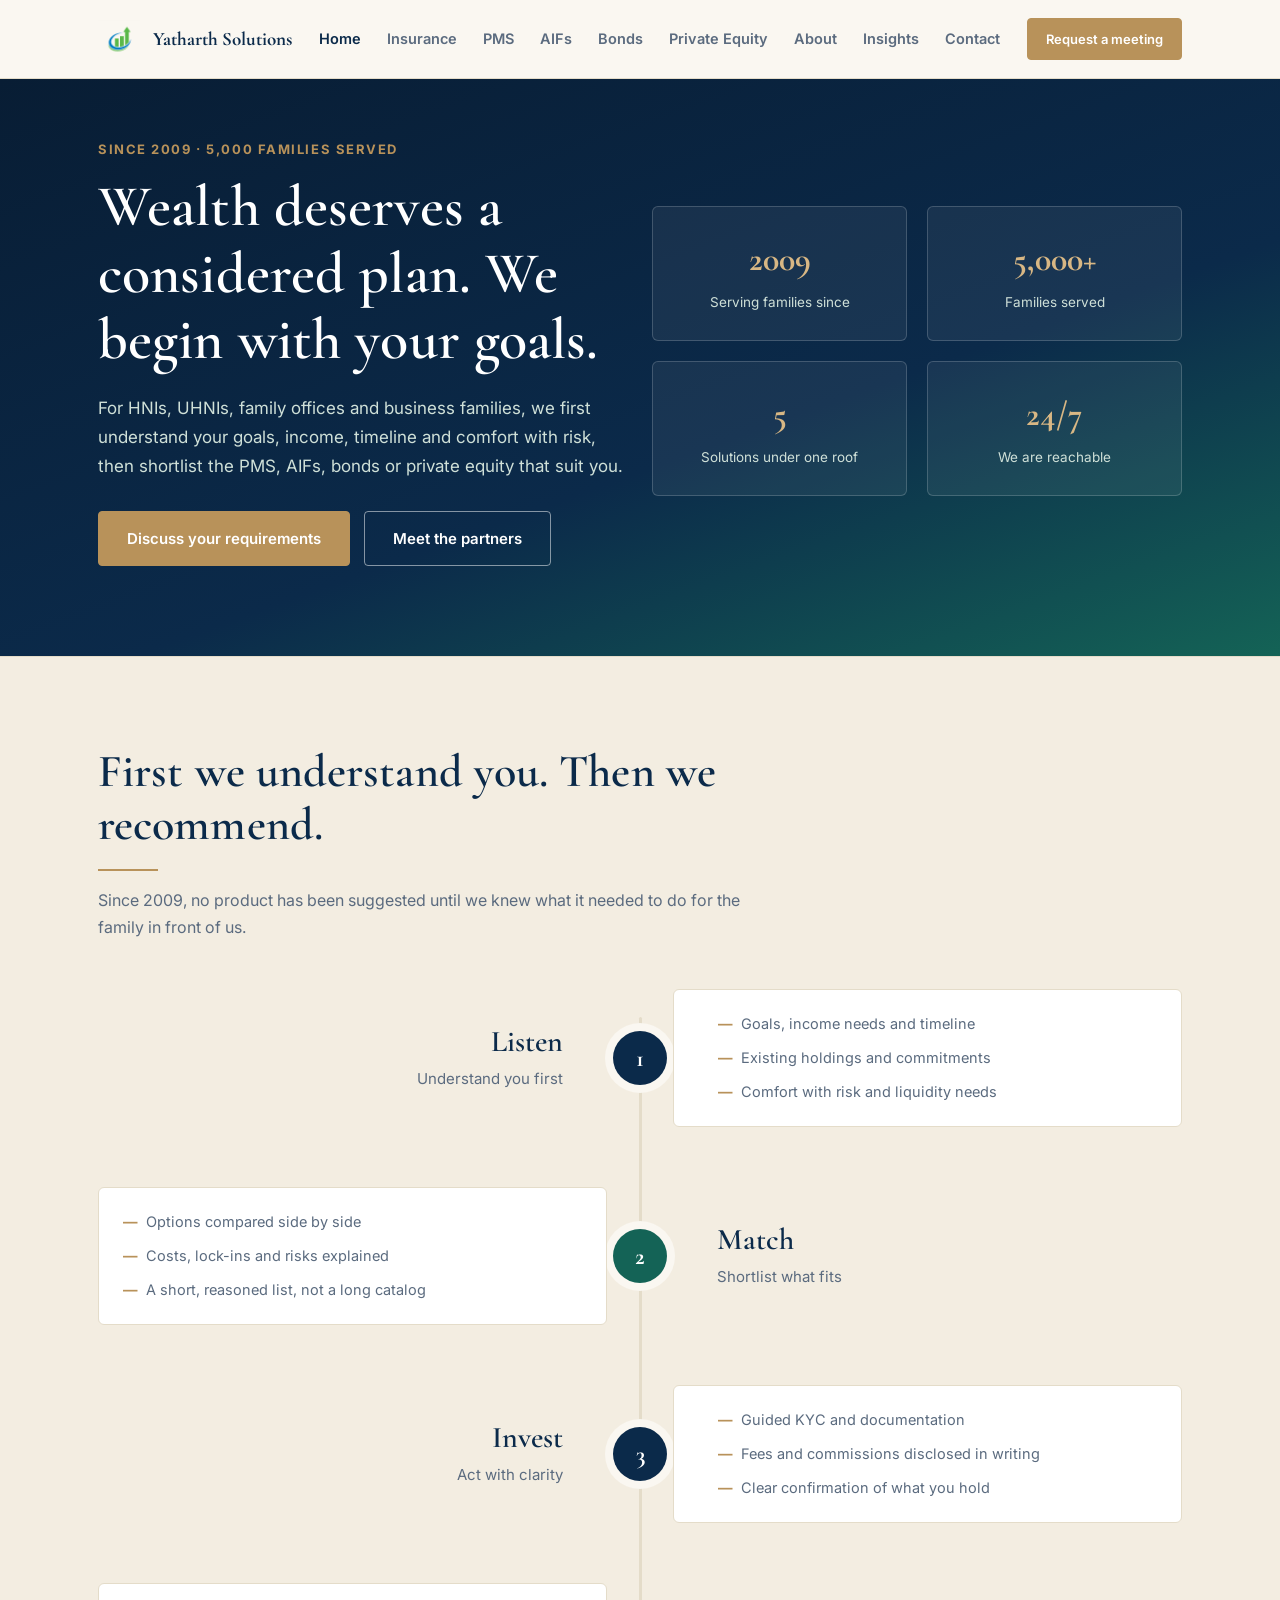
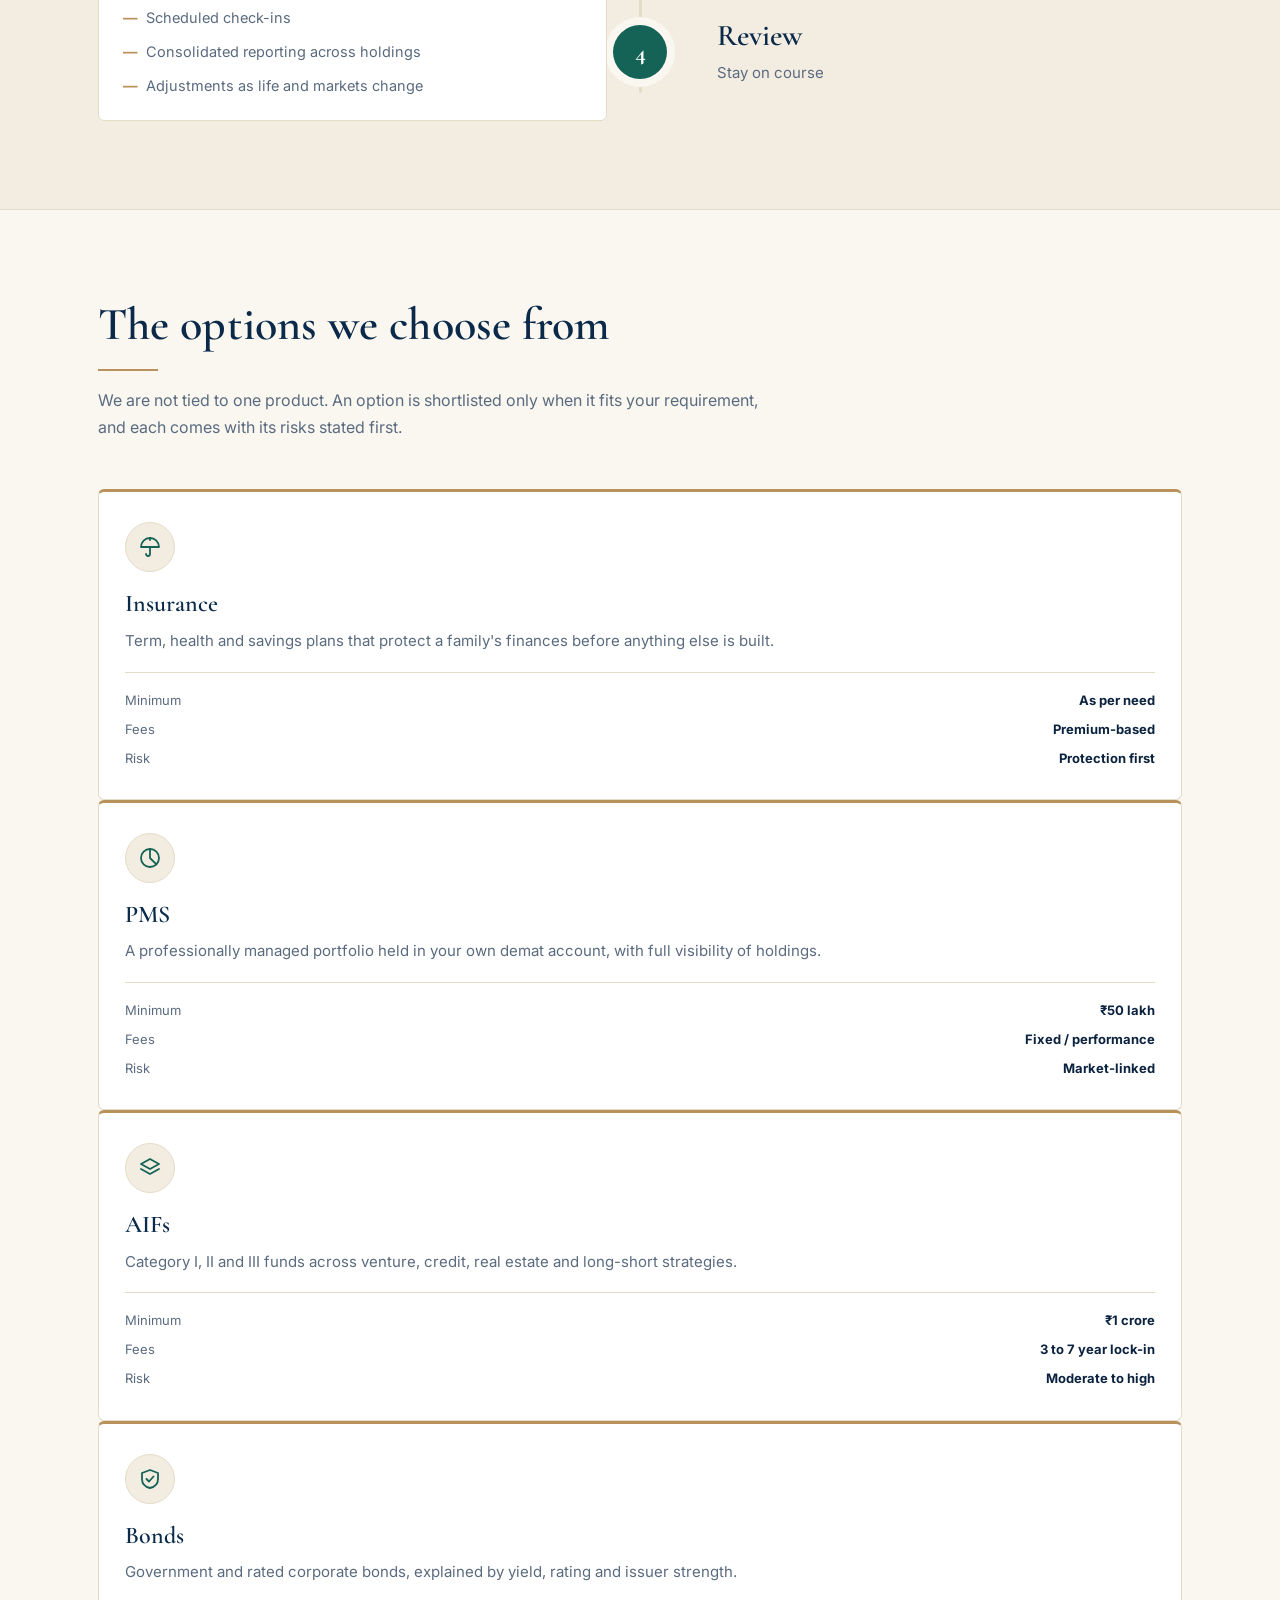
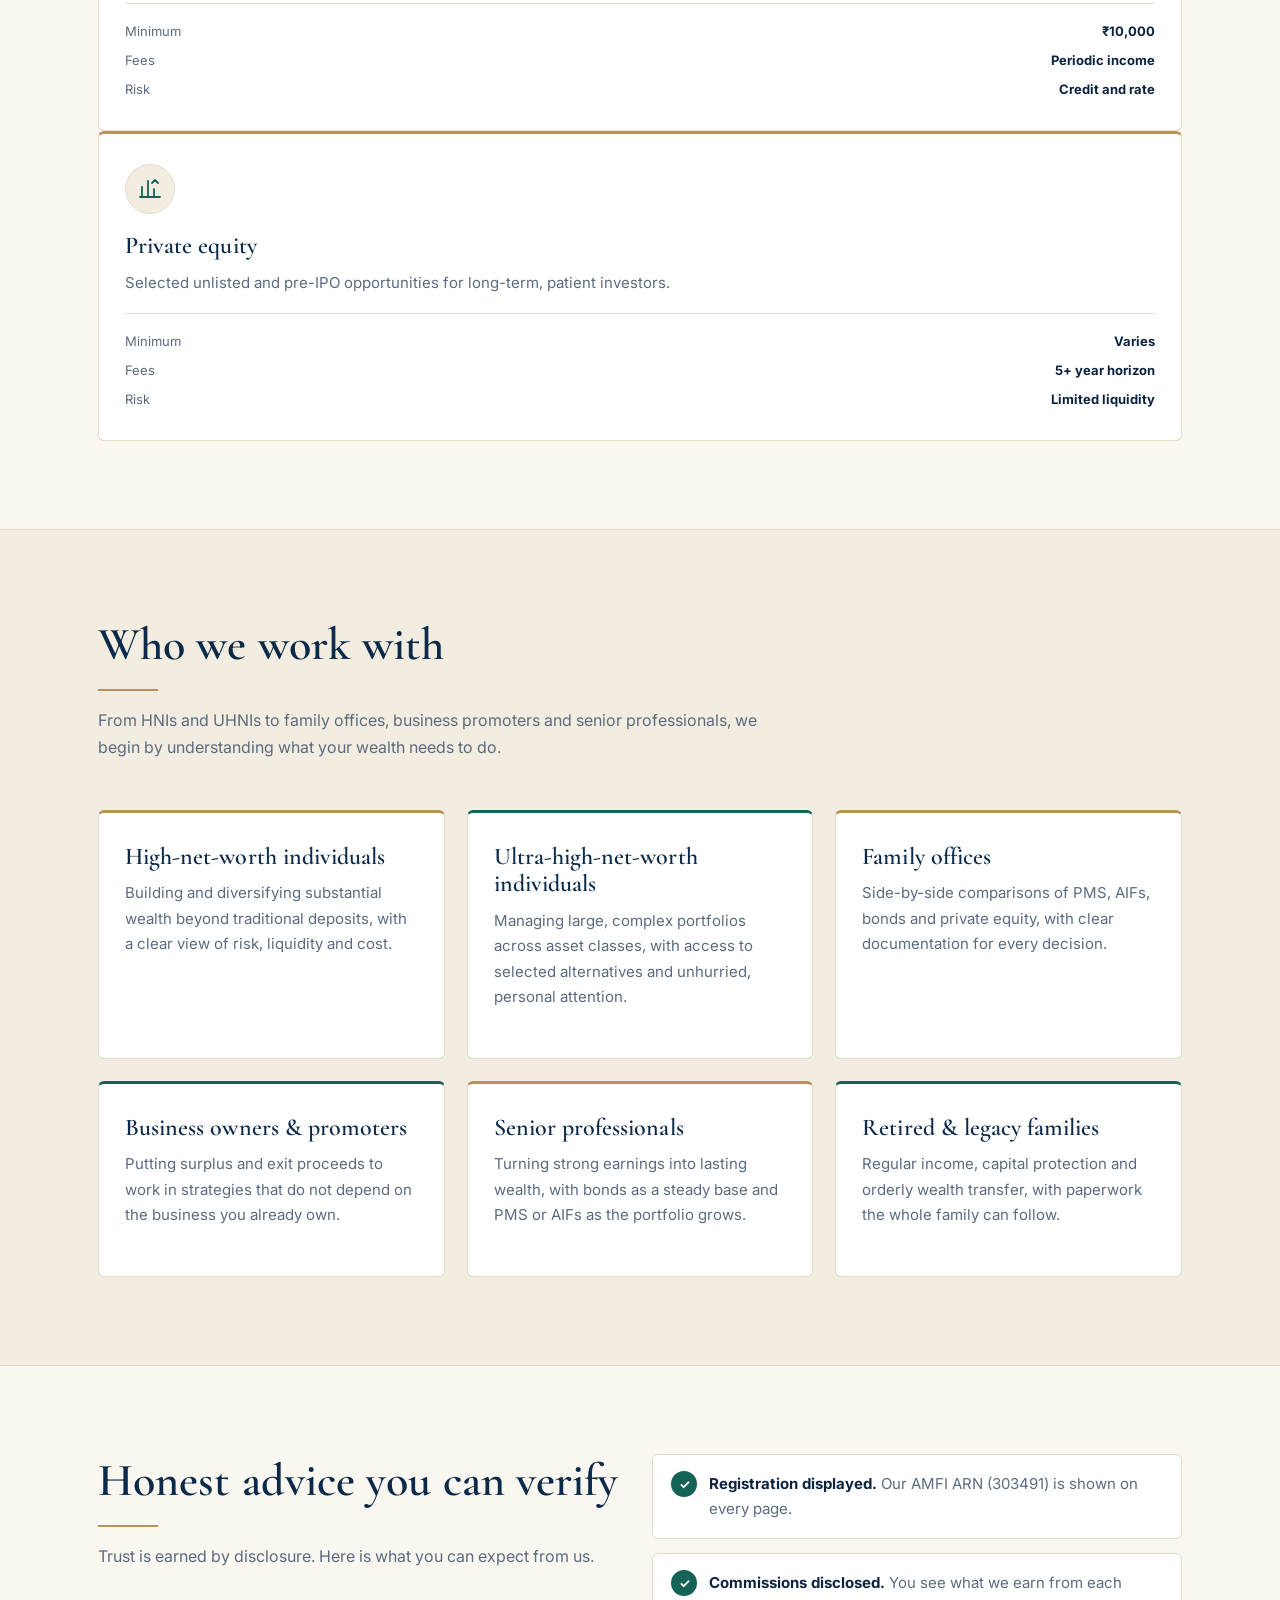
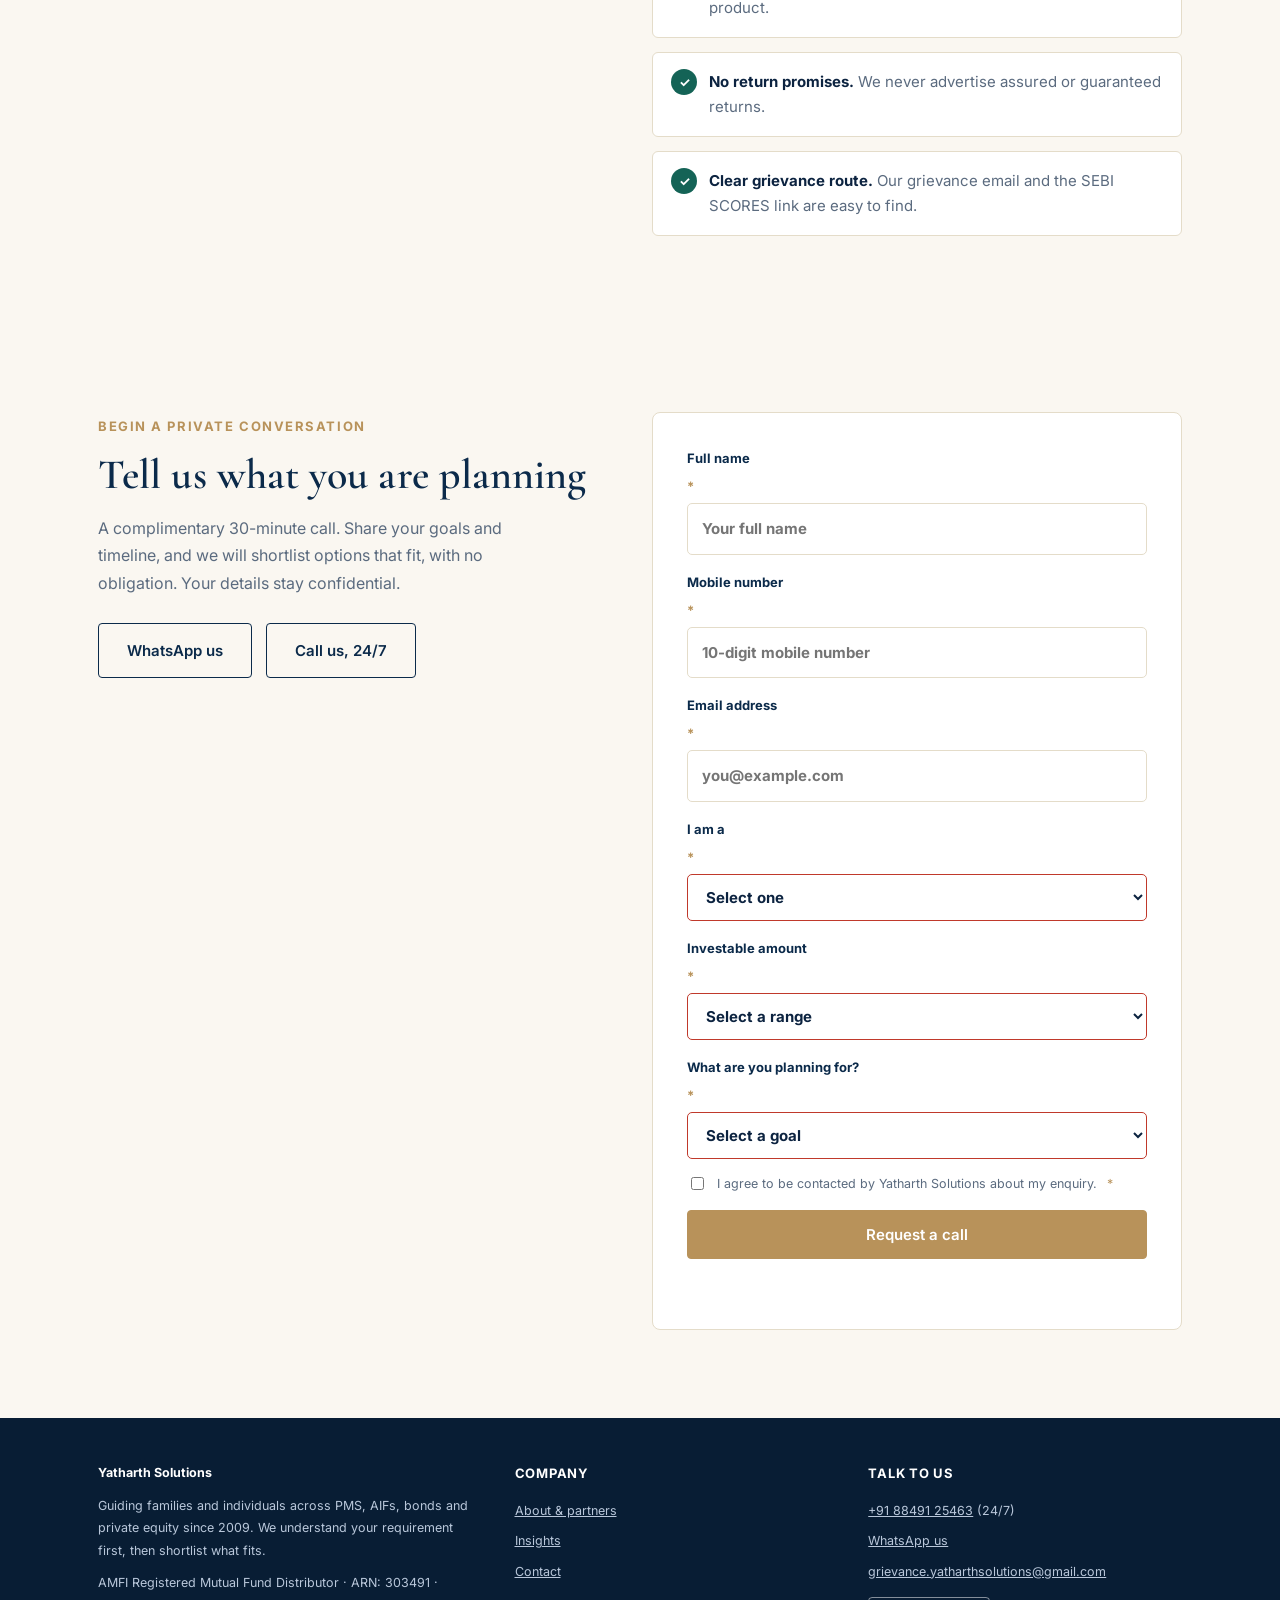
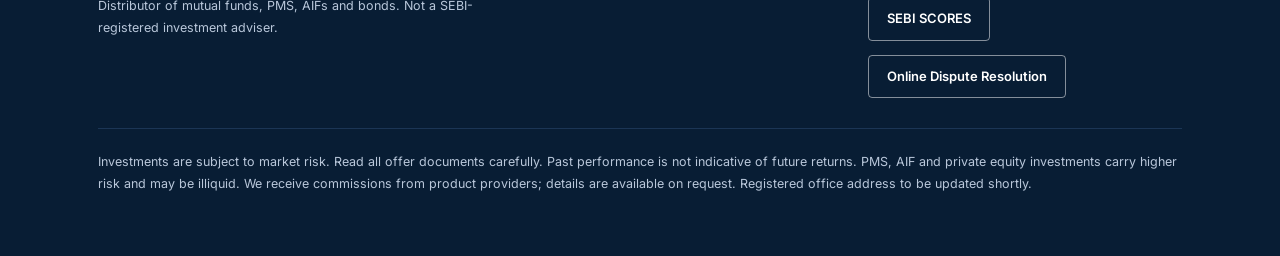
<file: index.html>
<!DOCTYPE html>
<html lang="en">
<head>
<meta charset="utf-8">
<meta name="viewport" content="width=device-width, initial-scale=1, viewport-fit=cover">
<title>Home — Yatharth Solutions</title>
<meta name="description" content="Since 2009, Yatharth Solutions helps HNIs, UHNIs and family offices choose the right PMS, AIF, bond or private equity option for their goals.">
<link rel="icon" href="data:,">
<link rel="stylesheet" href="styles.css">
</head>
<body>
<header class="top"><div class="wrap"><nav>
 <a class="logo" href="index.html"><img src="logo.png" alt="Yatharth Solutions logo">Yatharth Solutions</a>
 <ul class="navlinks"><li><a href="index.html" aria-current="page">Home</a></li><li><a href="insurance.html">Insurance</a></li><li><a href="pms.html">PMS</a></li><li><a href="aifs.html">AIFs</a></li><li><a href="bonds.html">Bonds</a></li><li><a href="private-equity.html">Private Equity</a></li><li><a href="about.html">About</a></li><li><a href="blog/index.html">Insights</a></li><li><a href="contact.html">Contact</a></li></ul>
 <div class="row" style="align-items:center">
  <button class="burger" aria-label="Menu" aria-expanded="false">&#9776;</button>
  <a class="btn solid sm" href="contact.html">Request a meeting</a>
 </div>
</nav></div></header>

<section class="pagehero" style="padding-top:56px"><div class="wrap grid2" style="align-items:center">
 <div><span class="eyebrow">Since 2009 &middot; 5,000 families served</span>
  <h1>Wealth deserves a considered plan. We begin with your goals.</h1>
  <p>For HNIs, UHNIs, family offices and business families, we first understand your goals, income, timeline and comfort with risk, then shortlist the PMS, AIFs, bonds or private equity that suit you.</p>
  <div class="row" style="margin-top:30px"><a class="btn solid" href="contact.html">Discuss your requirements</a><a class="btn ghost" href="about.html">Meet the partners</a></div>
 </div>
 <div class="stats" style="grid-template-columns:1fr 1fr">
  <div class="stat" style="background:rgba(255,255,255,.06);border-color:rgba(255,255,255,.18)"><b style="color:#D8B784">2009</b><span style="color:#CFE0D8">Serving families since</span></div>
  <div class="stat" style="background:rgba(255,255,255,.06);border-color:rgba(255,255,255,.18)"><b style="color:#D8B784">5,000+</b><span style="color:#CFE0D8">Families served</span></div>
  <div class="stat" style="background:rgba(255,255,255,.06);border-color:rgba(255,255,255,.18)"><b style="color:#D8B784">5</b><span style="color:#CFE0D8">Solutions under one roof</span></div>
  <div class="stat" style="background:rgba(255,255,255,.06);border-color:rgba(255,255,255,.18)"><b style="color:#D8B784">24/7</b><span style="color:#CFE0D8">We are reachable</span></div>
 </div>
</div></section>

<section id="process" class="alt"><div class="wrap">
 <div class="head"><h2>First we understand you. Then we recommend.</h2><p>Since 2009, no product has been suggested until we knew what it needed to do for the family in front of us.</p></div>
 <div class="flowwrap"><i class="rail"></i><ol class="flow">
  <li class="fs reveal"><div class="ft"><h3>Listen</h3><p>Understand you first</p></div><span class="node">1</span><div class="fd"><ul><li>Goals, income needs and timeline</li><li>Existing holdings and commitments</li><li>Comfort with risk and liquidity needs</li></ul></div></li>
  <li class="fs reveal"><div class="ft"><h3>Match</h3><p>Shortlist what fits</p></div><span class="node">2</span><div class="fd"><ul><li>Options compared side by side</li><li>Costs, lock-ins and risks explained</li><li>A short, reasoned list, not a long catalog</li></ul></div></li>
  <li class="fs reveal"><div class="ft"><h3>Invest</h3><p>Act with clarity</p></div><span class="node">3</span><div class="fd"><ul><li>Guided KYC and documentation</li><li>Fees and commissions disclosed in writing</li><li>Clear confirmation of what you hold</li></ul></div></li>
  <li class="fs reveal"><div class="ft"><h3>Review</h3><p>Stay on course</p></div><span class="node">4</span><div class="fd"><ul><li>Scheduled check-ins</li><li>Consolidated reporting across holdings</li><li>Adjustments as life and markets change</li></ul></div></li>
 </ol></div>
</div></section>

<section id="solutions"><div class="wrap">
 <div class="head"><h2>The options we choose from</h2><p>We are not tied to one product. An option is shortlisted only when it fits your requirement, and each comes with its risks stated first.</p></div>
 <div class="grid5">
  <a href="insurance.html" style="text-decoration:none"><article class="card reveal"><span class="ico"><svg viewBox="0 0 24 24" fill="none" stroke="currentColor" stroke-width="1.8" stroke-linecap="round" stroke-linejoin="round"><path d="M12 3a9 9 0 0 1 9 9H3a9 9 0 0 1 9-9z"/><path d="M12 12v7a2 2 0 0 1-4 0"/><path d="M12 3v2"/></svg></span><h3>Insurance</h3><p>Term, health and savings plans that protect a family's finances before anything else is built.</p><dl><dt>Minimum</dt><dd>As per need</dd><dt>Fees</dt><dd>Premium-based</dd><dt>Risk</dt><dd>Protection first</dd></dl></article></a>
  <a href="pms.html" style="text-decoration:none"><article class="card reveal"><span class="ico"><svg viewBox="0 0 24 24" fill="none" stroke="currentColor" stroke-width="1.8" stroke-linecap="round" stroke-linejoin="round"><circle cx="12" cy="12" r="9"/><path d="M12 3v9l6.4 6.4"/></svg></span><h3>PMS</h3><p>A professionally managed portfolio held in your own demat account, with full visibility of holdings.</p><dl><dt>Minimum</dt><dd>₹50 lakh</dd><dt>Fees</dt><dd>Fixed / performance</dd><dt>Risk</dt><dd>Market-linked</dd></dl></article></a>
  <a href="aifs.html" style="text-decoration:none"><article class="card reveal"><span class="ico"><svg viewBox="0 0 24 24" fill="none" stroke="currentColor" stroke-width="1.8" stroke-linecap="round" stroke-linejoin="round"><path d="M12 3l9 5-9 5-9-5z"/><path d="M3 13l9 5 9-5"/></svg></span><h3>AIFs</h3><p>Category I, II and III funds across venture, credit, real estate and long-short strategies.</p><dl><dt>Minimum</dt><dd>₹1 crore</dd><dt>Fees</dt><dd>3 to 7 year lock-in</dd><dt>Risk</dt><dd>Moderate to high</dd></dl></article></a>
  <a href="bonds.html" style="text-decoration:none"><article class="card reveal"><span class="ico"><svg viewBox="0 0 24 24" fill="none" stroke="currentColor" stroke-width="1.8" stroke-linecap="round" stroke-linejoin="round"><path d="M12 3l8 3v6c0 5-3.5 8-8 9-4.5-1-8-4-8-9V6z"/><path d="M8.5 12l2.5 2.5 4.5-5"/></svg></span><h3>Bonds</h3><p>Government and rated corporate bonds, explained by yield, rating and issuer strength.</p><dl><dt>Minimum</dt><dd>₹10,000</dd><dt>Fees</dt><dd>Periodic income</dd><dt>Risk</dt><dd>Credit and rate</dd></dl></article></a>
  <a href="private-equity.html" style="text-decoration:none"><article class="card reveal"><span class="ico"><svg viewBox="0 0 24 24" fill="none" stroke="currentColor" stroke-width="1.8" stroke-linecap="round" stroke-linejoin="round"><path d="M4 20V10M10 20V4M16 20v-8M22 20H2"/><path d="M14 6l3-3 3 3"/></svg></span><h3>Private equity</h3><p>Selected unlisted and pre-IPO opportunities for long-term, patient investors.</p><dl><dt>Minimum</dt><dd>Varies</dd><dt>Fees</dt><dd>5+ year horizon</dd><dt>Risk</dt><dd>Limited liquidity</dd></dl></article></a>
 </div>
</div></section>

<section id="serve" class="alt"><div class="wrap">
 <div class="head"><h2>Who we work with</h2><p>From HNIs and UHNIs to family offices, business promoters and senior professionals, we begin by understanding what your wealth needs to do.</p></div>
 <div class="grid3">
  <article class="card reveal"><h3>High-net-worth individuals</h3><p>Building and diversifying substantial wealth beyond traditional deposits, with a clear view of risk, liquidity and cost.</p></article>
  <article class="card reveal" style="border-top-color:var(--green)"><h3>Ultra-high-net-worth individuals</h3><p>Managing large, complex portfolios across asset classes, with access to selected alternatives and unhurried, personal attention.</p></article>
  <article class="card reveal"><h3>Family offices</h3><p>Side-by-side comparisons of PMS, AIFs, bonds and private equity, with clear documentation for every decision.</p></article>
  <article class="card reveal" style="border-top-color:var(--green)"><h3>Business owners &amp; promoters</h3><p>Putting surplus and exit proceeds to work in strategies that do not depend on the business you already own.</p></article>
  <article class="card reveal"><h3>Senior professionals</h3><p>Turning strong earnings into lasting wealth, with bonds as a steady base and PMS or AIFs as the portfolio grows.</p></article>
  <article class="card reveal" style="border-top-color:var(--green)"><h3>Retired &amp; legacy families</h3><p>Regular income, capital protection and orderly wealth transfer, with paperwork the whole family can follow.</p></article>
 </div>
</div></section>

<section id="trust"><div class="wrap grid2">
 <div class="head" style="margin:0"><h2>Honest advice you can verify</h2><p>Trust is earned by disclosure. Here is what you can expect from us.</p></div>
 <ul class="checks">
  <li><span><b>Registration displayed.</b> Our AMFI ARN (303491) is shown on every page.</span></li>
  <li><span><b>Commissions disclosed.</b> You see what we earn from each product.</span></li>
  <li><span><b>No return promises.</b> We never advertise assured or guaranteed returns.</span></li>
  <li><span><b>Clear grievance route.</b> Our grievance email and the SEBI SCORES link are easy to find.</span></li>
 </ul>
</div></section>

<section id="contactform"><div class="wrap">
 <div class="grid2" style="align-items:start">
  <div><span class="eyebrow">Begin a private conversation</span><h2 style="font-size:clamp(28px,3.6vw,42px);color:var(--navy)">Tell us what you are planning</h2>
   <p style="color:var(--mute);max-width:44ch;margin-top:16px">A complimentary 30-minute call. Share your goals and timeline, and we will shortlist options that fit, with no obligation. Your details stay confidential.</p>
   <div class="row" style="margin-top:26px"><a class="btn" href="#" data-wa>WhatsApp us</a><a class="btn" href="#" data-call>Call us, 24/7</a></div>
  </div>
  <div class="formcard">
  <form id="f" novalidate>
   <label>Full name <span class="req">*</span><input name="n" required autocomplete="name" placeholder="Your full name"></label>
   <label>Mobile number <span class="req">*</span><input name="p" type="tel" required autocomplete="tel" placeholder="10-digit mobile number"></label>
   <label>Email address <span class="req">*</span><input name="e" type="email" required autocomplete="email" placeholder="you@example.com"></label>
   <label>I am a <span class="req">*</span><select name="iam" required><option value="">Select one</option><option>HNI</option><option>UHNI</option><option>Family office</option><option>Business owner or promoter</option><option>Salaried professional</option><option>Other</option></select></label>
   <label>Investable amount <span class="req">*</span><select name="amount" required><option value="">Select a range</option><option>₹10,000 to ₹1 lakh</option><option>₹1 lakh to ₹10 lakh</option><option>₹10 lakh to ₹50 lakh</option><option>₹50 lakh to ₹1 crore</option><option>₹1 crore to ₹5 crore</option><option>₹5 crore to ₹25 crore</option><option>₹25 crore to ₹100 crore</option><option>Above ₹100 crore</option></select></label>
   <label>What are you planning for? <span class="req">*</span><select name="goal" id="goalSel" required><option value="">Select a goal</option><option>Protecting my family financially (insurance)</option><option>Regular income</option><option>Growing wealth over time</option><option>Protecting capital</option><option>Early-stage or unlisted exposure</option><option>Tax efficiency</option><option>Preserving and passing on wealth</option><option>Not sure yet</option></select></label>
   <div class="hp" aria-hidden="true"><label>Company<input name="company" tabindex="-1" autocomplete="off"></label></div>
   <label class="consent"><input type="checkbox" name="consent" required> I agree to be contacted by Yatharth Solutions about my enquiry. <span class="req">*</span></label>
   <button class="btn solid" type="submit">Request a call</button>
   <p class="note" id="msg" role="status"></p>
  </form>
  </div>
 </div>
</div></section>

<footer><div class="wrap">
 <div class="fgrid">
  <div><p><strong>Yatharth Solutions</strong></p><p>Guiding families and individuals across PMS, AIFs, bonds and private equity since 2009. We understand your requirement first, then shortlist what fits.</p>
   <p>AMFI Registered Mutual Fund Distributor · ARN: 303491 · Distributor of mutual funds, PMS, AIFs and bonds. Not a SEBI-registered investment adviser.</p></div>
  <div><h4>Company</h4><ul><li><a href="about.html">About &amp; partners</a></li><li><a href="blog/index.html">Insights</a></li><li><a href="contact.html">Contact</a></li></ul></div>
  <div><h4>Talk to us</h4><ul>
   <li><a href="tel:+918849125463">+91 88491 25463</a> (24/7)</li>
   <li><a href="#" data-wa>WhatsApp us</a></li>
   <li><a href="mailto:grievance.yatharthsolutions@gmail.com">grievance.yatharthsolutions@gmail.com</a></li>
  </ul>
  <div class="row" style="margin-top:14px"><a class="btn sm ghost" href="https://scores.sebi.gov.in/" target="_blank" rel="noopener noreferrer">SEBI SCORES</a><a class="btn sm ghost" href="https://smartodr.in/login" target="_blank" rel="noopener noreferrer">Online Dispute Resolution</a></div>
  </div>
 </div>
 <div class="fdisc"><p>Investments are subject to market risk. Read all offer documents carefully. Past performance is not indicative of future returns. PMS, AIF and private equity investments carry higher risk and may be illiquid. We receive commissions from product providers; details are available on request. Registered office address to be updated shortly.</p></div>
</div></footer>

<script src="app.js"></script>
</body>
</html>
</file>
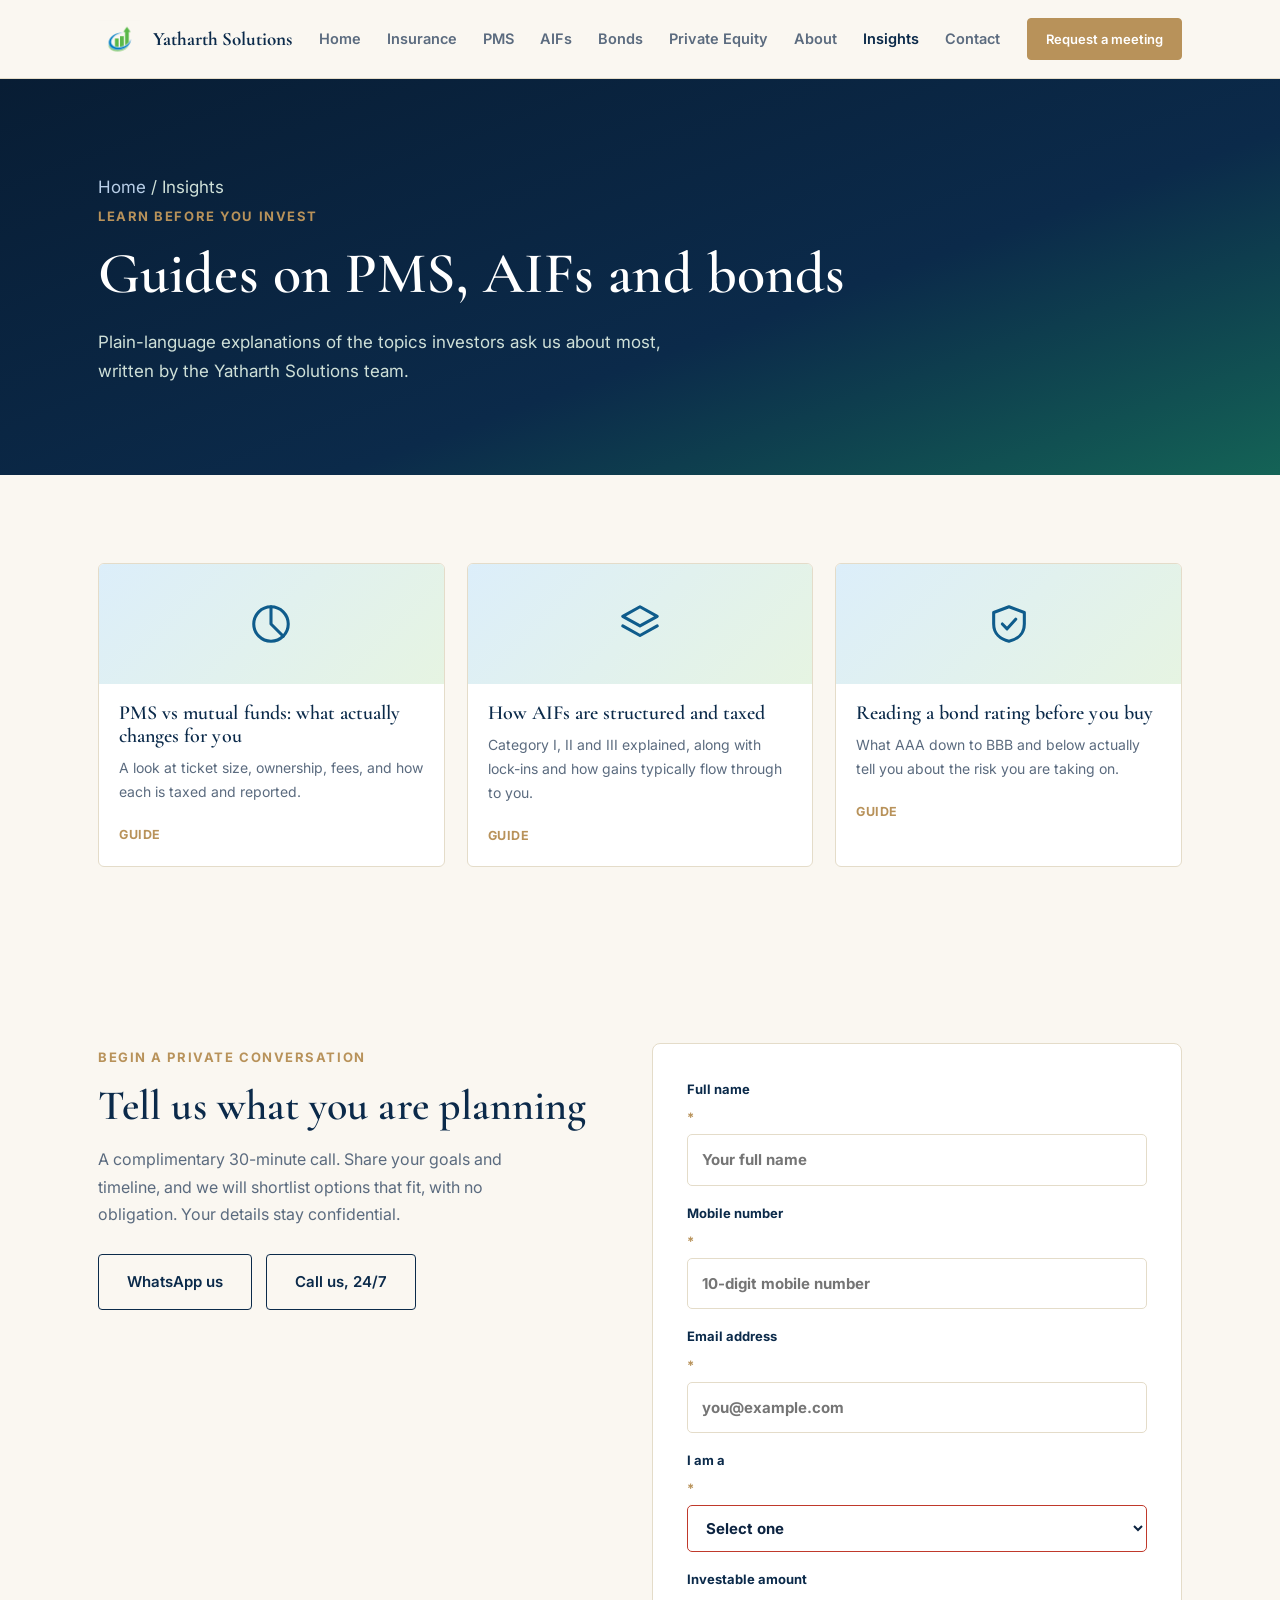
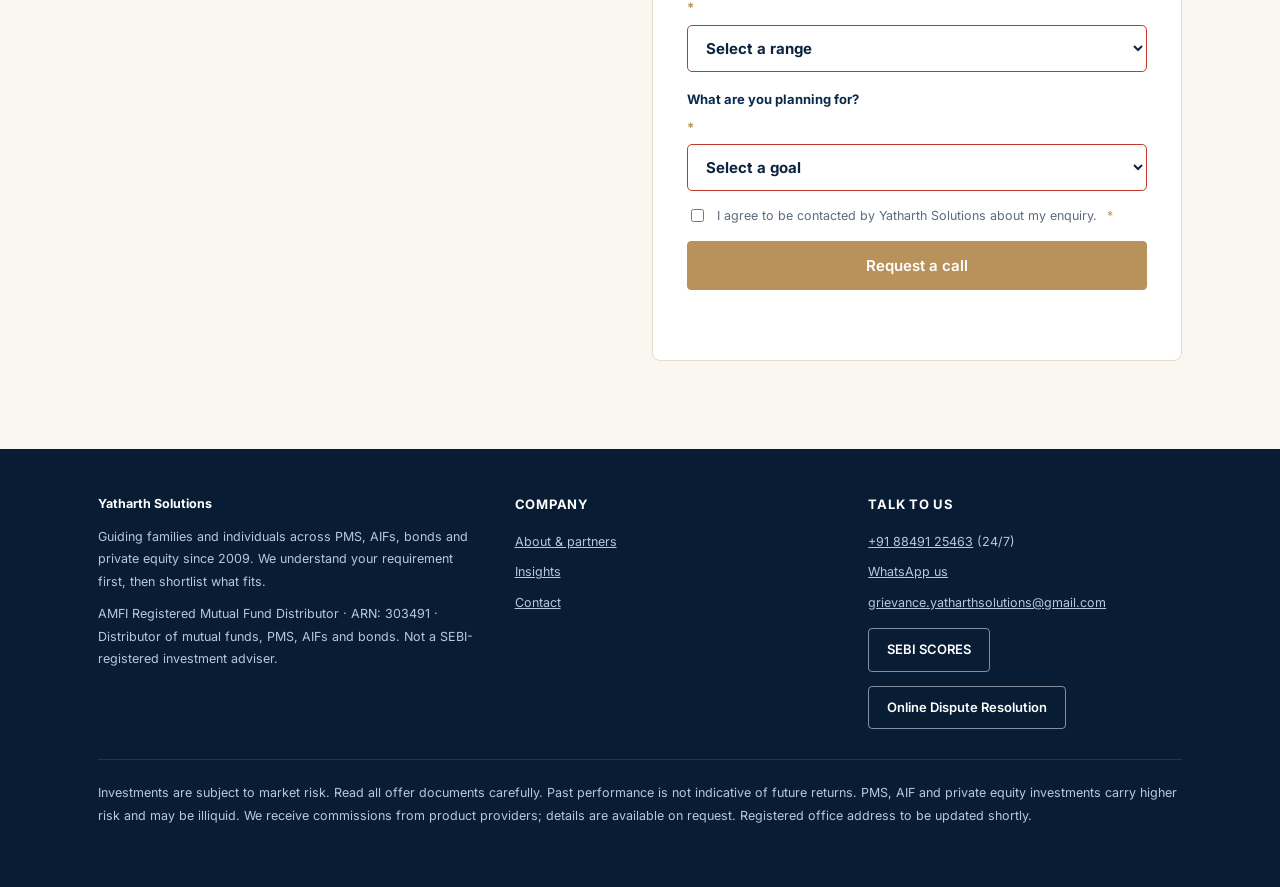
<file: blog/index.html>
<!DOCTYPE html>
<html lang="en">
<head>
<meta charset="utf-8">
<meta name="viewport" content="width=device-width, initial-scale=1, viewport-fit=cover">
<title>Insights — Yatharth Solutions</title>
<meta name="description" content="Guides on PMS, AIFs, bonds and private equity, written in plain language by the Yatharth Solutions team.">
<link rel="icon" href="data:,">
<link rel="stylesheet" href="../styles.css">
</head>
<body>
<header class="top"><div class="wrap"><nav>
 <a class="logo" href="../index.html"><img src="../logo.png" alt="Yatharth Solutions logo">Yatharth Solutions</a>
 <ul class="navlinks"><li><a href="../index.html">Home</a></li><li><a href="../insurance.html">Insurance</a></li><li><a href="../pms.html">PMS</a></li><li><a href="../aifs.html">AIFs</a></li><li><a href="../bonds.html">Bonds</a></li><li><a href="../private-equity.html">Private Equity</a></li><li><a href="../about.html">About</a></li><li><a href="../blog/index.html" aria-current="page">Insights</a></li><li><a href="../contact.html">Contact</a></li></ul>
 <div class="row" style="align-items:center">
  <button class="burger" aria-label="Menu" aria-expanded="false">&#9776;</button>
  <a class="btn solid sm" href="../contact.html">Request a meeting</a>
 </div>
</nav></div></header>
<section class="pagehero"><div class="wrap">
 <p class="crumb"><a href="../index.html">Home</a> / Insights</p>
 <span class="eyebrow">Learn before you invest</span><h1>Guides on PMS, AIFs and bonds</h1>
 <p>Plain-language explanations of the topics investors ask us about most, written by the Yatharth Solutions team.</p>
</div></section><section><div class="wrap"><div class="postlist"><a class="post reveal" href="pms-vs-mutual-funds.html"><span class="th"><svg viewBox="0 0 24 24" fill="none" stroke="currentColor" stroke-width="1.6" stroke-linecap="round" stroke-linejoin="round"><circle cx="12" cy="12" r="9"/><path d="M12 3v9l6.4 6.4"/></svg></span><h3>PMS vs mutual funds: what actually changes for you</h3><p>A look at ticket size, ownership, fees, and how each is taxed and reported.</p><p class="meta">Guide</p></a><a class="post reveal" href="aif-taxation.html"><span class="th"><svg viewBox="0 0 24 24" fill="none" stroke="currentColor" stroke-width="1.6" stroke-linecap="round" stroke-linejoin="round"><path d="M12 3l9 5-9 5-9-5z"/><path d="M3 13l9 5 9-5"/></svg></span><h3>How AIFs are structured and taxed</h3><p>Category I, II and III explained, along with lock-ins and how gains typically flow through to you.</p><p class="meta">Guide</p></a><a class="post reveal" href="bond-ratings.html"><span class="th"><svg viewBox="0 0 24 24" fill="none" stroke="currentColor" stroke-width="1.6" stroke-linecap="round" stroke-linejoin="round"><path d="M12 3l8 3v6c0 5-3.5 8-8 9-4.5-1-8-4-8-9V6z"/><path d="M8.5 12l2.5 2.5 4.5-5"/></svg></span><h3>Reading a bond rating before you buy</h3><p>What AAA down to BBB and below actually tell you about the risk you are taking on.</p><p class="meta">Guide</p></a></div></div></section>
<section id="contactform"><div class="wrap">
 <div class="grid2" style="align-items:start">
  <div><span class="eyebrow">Begin a private conversation</span><h2 style="font-size:clamp(28px,3.6vw,42px);color:var(--navy)">Tell us what you are planning</h2>
   <p style="color:var(--mute);max-width:44ch;margin-top:16px">A complimentary 30-minute call. Share your goals and timeline, and we will shortlist options that fit, with no obligation. Your details stay confidential.</p>
   <div class="row" style="margin-top:26px"><a class="btn" href="#" data-wa>WhatsApp us</a><a class="btn" href="#" data-call>Call us, 24/7</a></div>
  </div>
  <div class="formcard">
  <form id="f" novalidate>
   <label>Full name <span class="req">*</span><input name="n" required autocomplete="name" placeholder="Your full name"></label>
   <label>Mobile number <span class="req">*</span><input name="p" type="tel" required autocomplete="tel" placeholder="10-digit mobile number"></label>
   <label>Email address <span class="req">*</span><input name="e" type="email" required autocomplete="email" placeholder="you@example.com"></label>
   <label>I am a <span class="req">*</span><select name="iam" required><option value="">Select one</option><option>HNI</option><option>UHNI</option><option>Family office</option><option>Business owner or promoter</option><option>Salaried professional</option><option>Other</option></select></label>
   <label>Investable amount <span class="req">*</span><select name="amount" required><option value="">Select a range</option><option>₹10,000 to ₹1 lakh</option><option>₹1 lakh to ₹10 lakh</option><option>₹10 lakh to ₹50 lakh</option><option>₹50 lakh to ₹1 crore</option><option>₹1 crore to ₹5 crore</option><option>₹5 crore to ₹25 crore</option><option>₹25 crore to ₹100 crore</option><option>Above ₹100 crore</option></select></label>
   <label>What are you planning for? <span class="req">*</span><select name="goal" id="goalSel" required><option value="">Select a goal</option><option>Protecting my family financially (insurance)</option><option>Regular income</option><option>Growing wealth over time</option><option>Protecting capital</option><option>Early-stage or unlisted exposure</option><option>Tax efficiency</option><option>Preserving and passing on wealth</option><option>Not sure yet</option></select></label>
   <div class="hp" aria-hidden="true"><label>Company<input name="company" tabindex="-1" autocomplete="off"></label></div>
   <label class="consent"><input type="checkbox" name="consent" required> I agree to be contacted by Yatharth Solutions about my enquiry. <span class="req">*</span></label>
   <button class="btn solid" type="submit">Request a call</button>
   <p class="note" id="msg" role="status"></p>
  </form>
  </div>
 </div>
</div></section>
<footer><div class="wrap">
 <div class="fgrid">
  <div><p><strong>Yatharth Solutions</strong></p><p>Guiding families and individuals across PMS, AIFs, bonds and private equity since 2009. We understand your requirement first, then shortlist what fits.</p>
   <p>AMFI Registered Mutual Fund Distributor · ARN: 303491 · Distributor of mutual funds, PMS, AIFs and bonds. Not a SEBI-registered investment adviser.</p></div>
  <div><h4>Company</h4><ul><li><a href="../about.html">About &amp; partners</a></li><li><a href="../blog/index.html">Insights</a></li><li><a href="../contact.html">Contact</a></li></ul></div>
  <div><h4>Talk to us</h4><ul>
   <li><a href="tel:+918849125463">+91 88491 25463</a> (24/7)</li>
   <li><a href="#" data-wa>WhatsApp us</a></li>
   <li><a href="mailto:grievance.yatharthsolutions@gmail.com">grievance.yatharthsolutions@gmail.com</a></li>
  </ul>
  <div class="row" style="margin-top:14px"><a class="btn sm ghost" href="https://scores.sebi.gov.in/" target="_blank" rel="noopener noreferrer">SEBI SCORES</a><a class="btn sm ghost" href="https://smartodr.in/login" target="_blank" rel="noopener noreferrer">Online Dispute Resolution</a></div>
  </div>
 </div>
 <div class="fdisc"><p>Investments are subject to market risk. Read all offer documents carefully. Past performance is not indicative of future returns. PMS, AIF and private equity investments carry higher risk and may be illiquid. We receive commissions from product providers; details are available on request. Registered office address to be updated shortly.</p></div>
</div></footer>
<script src="../app.js"></script>
</body>
</html>
</file>
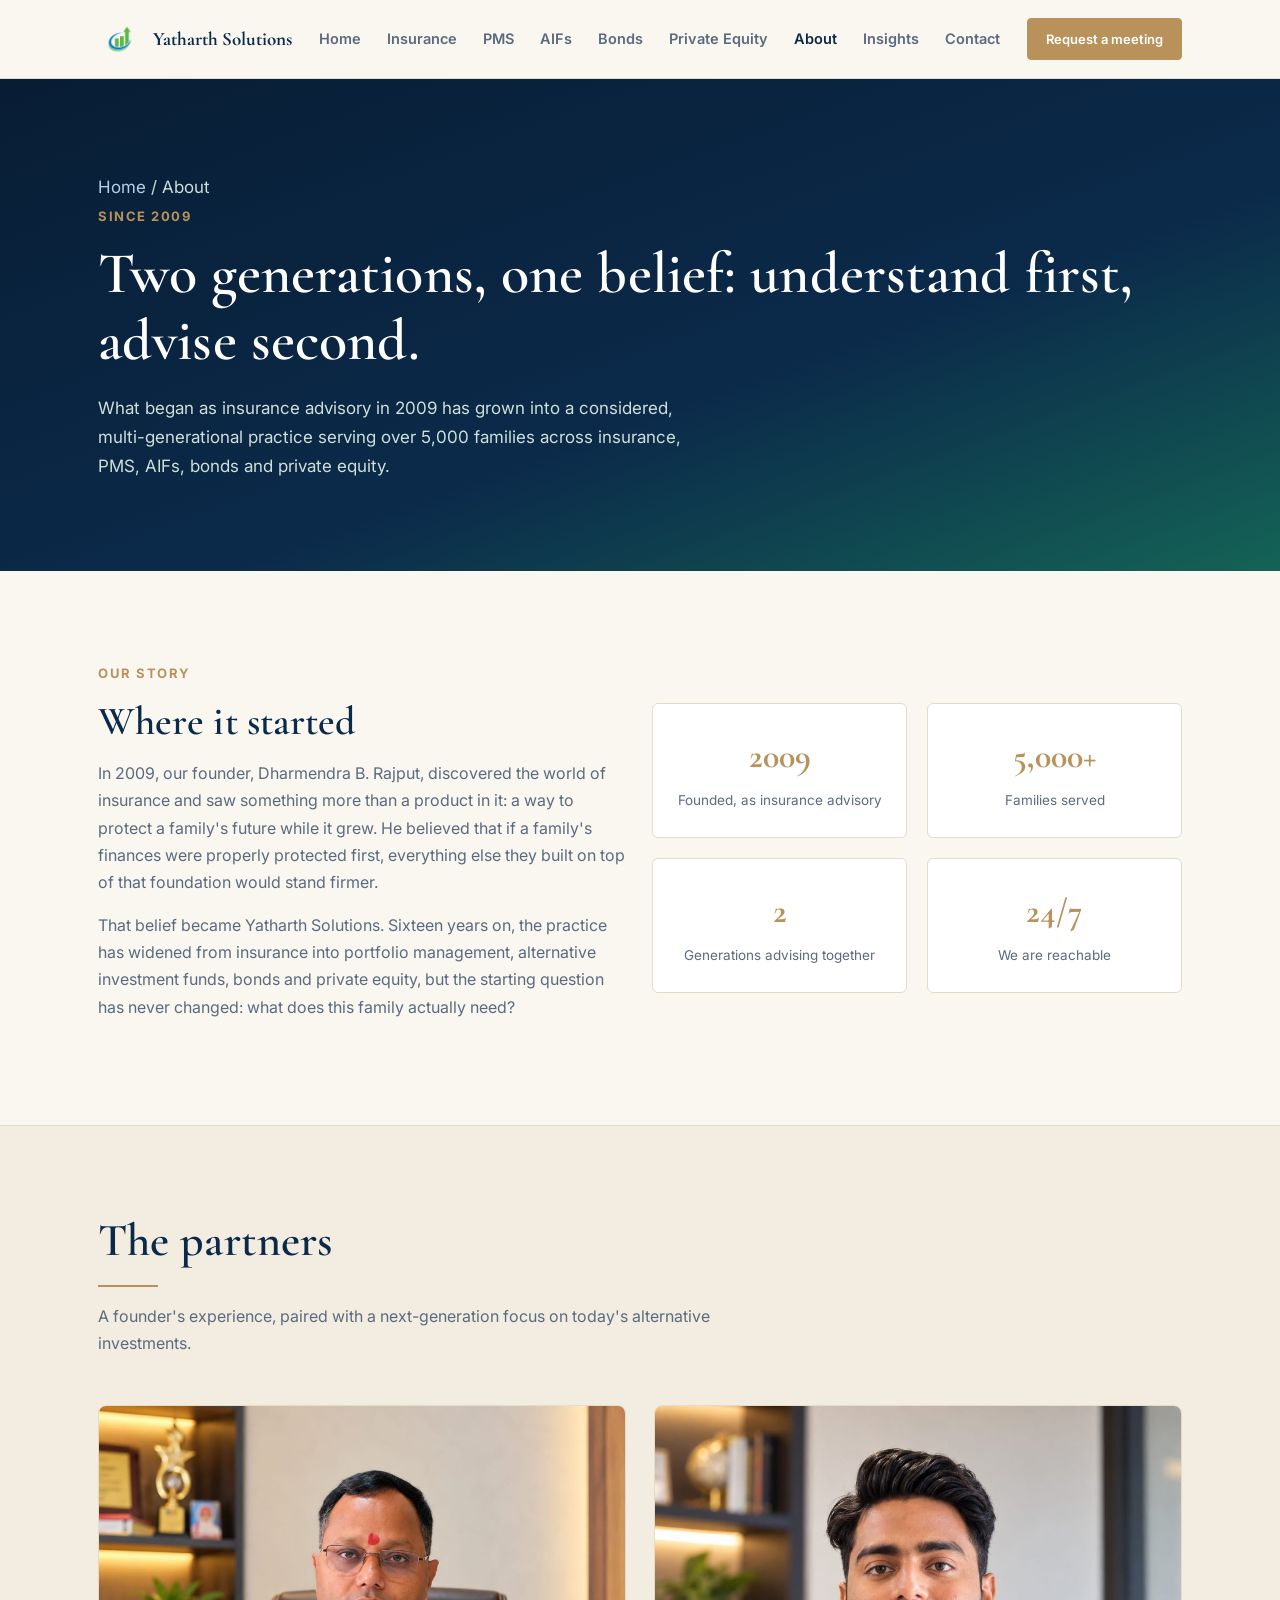
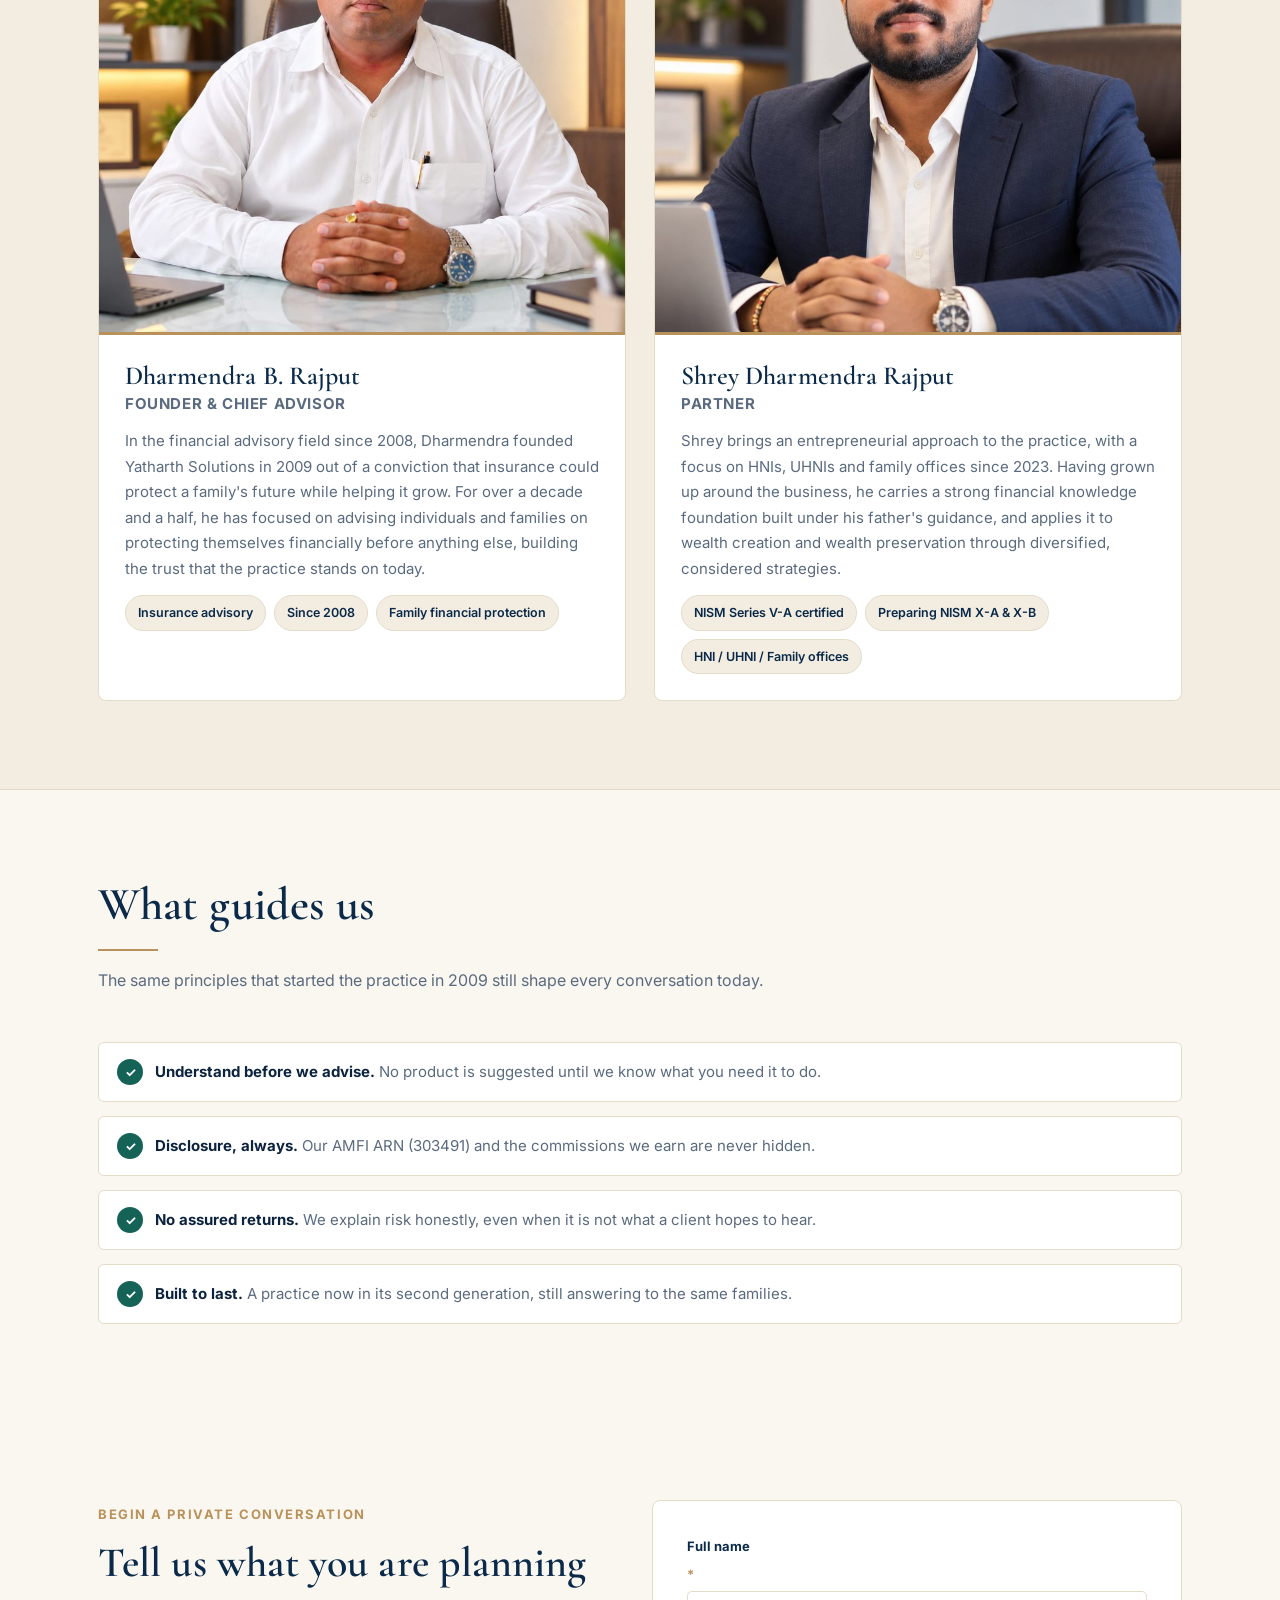
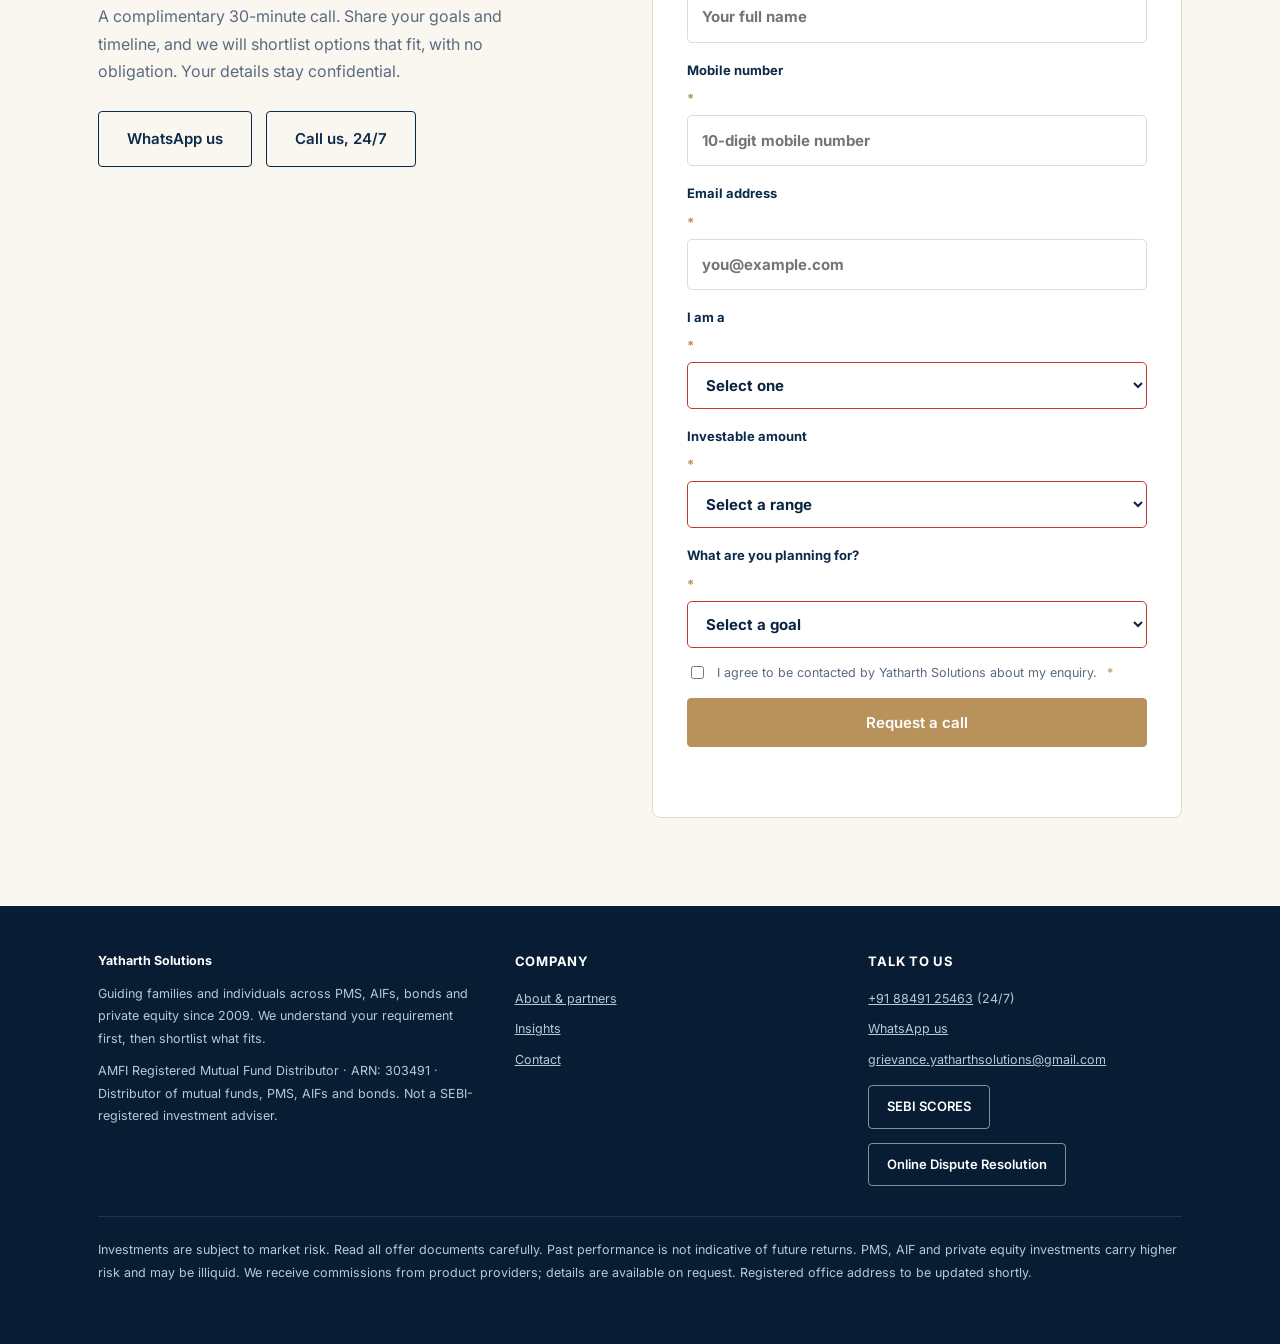
<file: about.html>
<!DOCTYPE html>
<html lang="en">
<head>
<meta charset="utf-8">
<meta name="viewport" content="width=device-width, initial-scale=1, viewport-fit=cover">
<title>About & Partners — Yatharth Solutions</title>
<meta name="description" content="Since 2009, Yatharth Solutions has grown from insurance advisory into a multi-generational practice serving over 5,000 families. Meet the partners.">
<link rel="icon" href="data:,">
<link rel="stylesheet" href="styles.css">
</head>
<body>
<header class="top"><div class="wrap"><nav>
 <a class="logo" href="index.html"><img src="logo.png" alt="Yatharth Solutions logo">Yatharth Solutions</a>
 <ul class="navlinks"><li><a href="index.html">Home</a></li><li><a href="insurance.html">Insurance</a></li><li><a href="pms.html">PMS</a></li><li><a href="aifs.html">AIFs</a></li><li><a href="bonds.html">Bonds</a></li><li><a href="private-equity.html">Private Equity</a></li><li><a href="about.html" aria-current="page">About</a></li><li><a href="blog/index.html">Insights</a></li><li><a href="contact.html">Contact</a></li></ul>
 <div class="row" style="align-items:center">
  <button class="burger" aria-label="Menu" aria-expanded="false">&#9776;</button>
  <a class="btn solid sm" href="contact.html">Request a meeting</a>
 </div>
</nav></div></header>
<section class="pagehero"><div class="wrap">
 <p class="crumb"><a href="index.html">Home</a> / About</p>
 <span class="eyebrow">Since 2009</span><h1>Two generations, one belief: understand first, advise second.</h1>
 <p>What began as insurance advisory in 2009 has grown into a considered, multi-generational practice serving over 5,000 families across insurance, PMS, AIFs, bonds and private equity.</p>
</div></section><section><div class="wrap grid2" style="align-items:center">
 <div><span class="eyebrow">Our story</span><h2 style="font-size:clamp(28px,3.4vw,40px);color:var(--navy)">Where it started</h2>
  <p style="color:var(--mute);margin-top:16px;font-size:16px">In 2009, our founder, Dharmendra B. Rajput, discovered the world of insurance and saw something more than a product in it: a way to protect a family's future while it grew. He believed that if a family's finances were properly protected first, everything else they built on top of that foundation would stand firmer.</p>
  <p style="color:var(--mute);font-size:16px">That belief became Yatharth Solutions. Sixteen years on, the practice has widened from insurance into portfolio management, alternative investment funds, bonds and private equity, but the starting question has never changed: what does this family actually need?</p>
 </div>
 <div class="stats" style="grid-template-columns:1fr 1fr">
  <div class="stat"><b>2009</b><span>Founded, as insurance advisory</span></div>
  <div class="stat"><b>5,000+</b><span>Families served</span></div>
  <div class="stat"><b>2</b><span>Generations advising together</span></div>
  <div class="stat"><b>24/7</b><span>We are reachable</span></div>
 </div>
</div></section><section class="alt"><div class="wrap">
 <div class="head"><h2>The partners</h2><p>A founder's experience, paired with a next-generation focus on today's alternative investments.</p></div>
 <div class="people">
  <article class="person"><div class="pphoto"><img src="dharmendra-rajput.jpg" alt="Dharmendra B. Rajput, Founder and Chief Advisor"></div>
   <div class="pbody"><h3>Dharmendra B. Rajput</h3><p class="prole">Founder &amp; Chief Advisor</p>
    <p>In the financial advisory field since 2008, Dharmendra founded Yatharth Solutions in 2009 out of a conviction that insurance could protect a family's future while helping it grow. For over a decade and a half, he has focused on advising individuals and families on protecting themselves financially before anything else, building the trust that the practice stands on today.</p>
    <div class="ptags"><span>Insurance advisory</span><span>Since 2008</span><span>Family financial protection</span></div>
   </div>
  </article>
  <article class="person"><div class="pphoto"><img src="shrey-rajput.jpg" alt="Shrey Dharmendra Rajput, Partner"></div>
   <div class="pbody"><h3>Shrey Dharmendra Rajput</h3><p class="prole">Partner</p>
    <p>Shrey brings an entrepreneurial approach to the practice, with a focus on HNIs, UHNIs and family offices since 2023. Having grown up around the business, he carries a strong financial knowledge foundation built under his father's guidance, and applies it to wealth creation and wealth preservation through diversified, considered strategies.</p>
    <div class="ptags"><span>NISM Series V-A certified</span><span>Preparing NISM X-A &amp; X-B</span><span>HNI / UHNI / Family offices</span></div>
   </div>
  </article>
 </div>
</div></section><section><div class="wrap">
 <div class="head"><h2>What guides us</h2><p>The same principles that started the practice in 2009 still shape every conversation today.</p></div>
 <ul class="checks">
  <li><span><b>Understand before we advise.</b> No product is suggested until we know what you need it to do.</span></li>
  <li><span><b>Disclosure, always.</b> Our AMFI ARN (303491) and the commissions we earn are never hidden.</span></li>
  <li><span><b>No assured returns.</b> We explain risk honestly, even when it is not what a client hopes to hear.</span></li>
  <li><span><b>Built to last.</b> A practice now in its second generation, still answering to the same families.</span></li>
 </ul>
</div></section>
<section id="contactform"><div class="wrap">
 <div class="grid2" style="align-items:start">
  <div><span class="eyebrow">Begin a private conversation</span><h2 style="font-size:clamp(28px,3.6vw,42px);color:var(--navy)">Tell us what you are planning</h2>
   <p style="color:var(--mute);max-width:44ch;margin-top:16px">A complimentary 30-minute call. Share your goals and timeline, and we will shortlist options that fit, with no obligation. Your details stay confidential.</p>
   <div class="row" style="margin-top:26px"><a class="btn" href="#" data-wa>WhatsApp us</a><a class="btn" href="#" data-call>Call us, 24/7</a></div>
  </div>
  <div class="formcard">
  <form id="f" novalidate>
   <label>Full name <span class="req">*</span><input name="n" required autocomplete="name" placeholder="Your full name"></label>
   <label>Mobile number <span class="req">*</span><input name="p" type="tel" required autocomplete="tel" placeholder="10-digit mobile number"></label>
   <label>Email address <span class="req">*</span><input name="e" type="email" required autocomplete="email" placeholder="you@example.com"></label>
   <label>I am a <span class="req">*</span><select name="iam" required><option value="">Select one</option><option>HNI</option><option>UHNI</option><option>Family office</option><option>Business owner or promoter</option><option>Salaried professional</option><option>Other</option></select></label>
   <label>Investable amount <span class="req">*</span><select name="amount" required><option value="">Select a range</option><option>₹10,000 to ₹1 lakh</option><option>₹1 lakh to ₹10 lakh</option><option>₹10 lakh to ₹50 lakh</option><option>₹50 lakh to ₹1 crore</option><option>₹1 crore to ₹5 crore</option><option>₹5 crore to ₹25 crore</option><option>₹25 crore to ₹100 crore</option><option>Above ₹100 crore</option></select></label>
   <label>What are you planning for? <span class="req">*</span><select name="goal" id="goalSel" required><option value="">Select a goal</option><option>Protecting my family financially (insurance)</option><option>Regular income</option><option>Growing wealth over time</option><option>Protecting capital</option><option>Early-stage or unlisted exposure</option><option>Tax efficiency</option><option>Preserving and passing on wealth</option><option>Not sure yet</option></select></label>
   <div class="hp" aria-hidden="true"><label>Company<input name="company" tabindex="-1" autocomplete="off"></label></div>
   <label class="consent"><input type="checkbox" name="consent" required> I agree to be contacted by Yatharth Solutions about my enquiry. <span class="req">*</span></label>
   <button class="btn solid" type="submit">Request a call</button>
   <p class="note" id="msg" role="status"></p>
  </form>
  </div>
 </div>
</div></section>
<footer><div class="wrap">
 <div class="fgrid">
  <div><p><strong>Yatharth Solutions</strong></p><p>Guiding families and individuals across PMS, AIFs, bonds and private equity since 2009. We understand your requirement first, then shortlist what fits.</p>
   <p>AMFI Registered Mutual Fund Distributor · ARN: 303491 · Distributor of mutual funds, PMS, AIFs and bonds. Not a SEBI-registered investment adviser.</p></div>
  <div><h4>Company</h4><ul><li><a href="about.html">About &amp; partners</a></li><li><a href="blog/index.html">Insights</a></li><li><a href="contact.html">Contact</a></li></ul></div>
  <div><h4>Talk to us</h4><ul>
   <li><a href="tel:+918849125463">+91 88491 25463</a> (24/7)</li>
   <li><a href="#" data-wa>WhatsApp us</a></li>
   <li><a href="mailto:grievance.yatharthsolutions@gmail.com">grievance.yatharthsolutions@gmail.com</a></li>
  </ul>
  <div class="row" style="margin-top:14px"><a class="btn sm ghost" href="https://scores.sebi.gov.in/" target="_blank" rel="noopener noreferrer">SEBI SCORES</a><a class="btn sm ghost" href="https://smartodr.in/login" target="_blank" rel="noopener noreferrer">Online Dispute Resolution</a></div>
  </div>
 </div>
 <div class="fdisc"><p>Investments are subject to market risk. Read all offer documents carefully. Past performance is not indicative of future returns. PMS, AIF and private equity investments carry higher risk and may be illiquid. We receive commissions from product providers; details are available on request. Registered office address to be updated shortly.</p></div>
</div></footer>
<script src="app.js"></script>
</body>
</html>
</file>
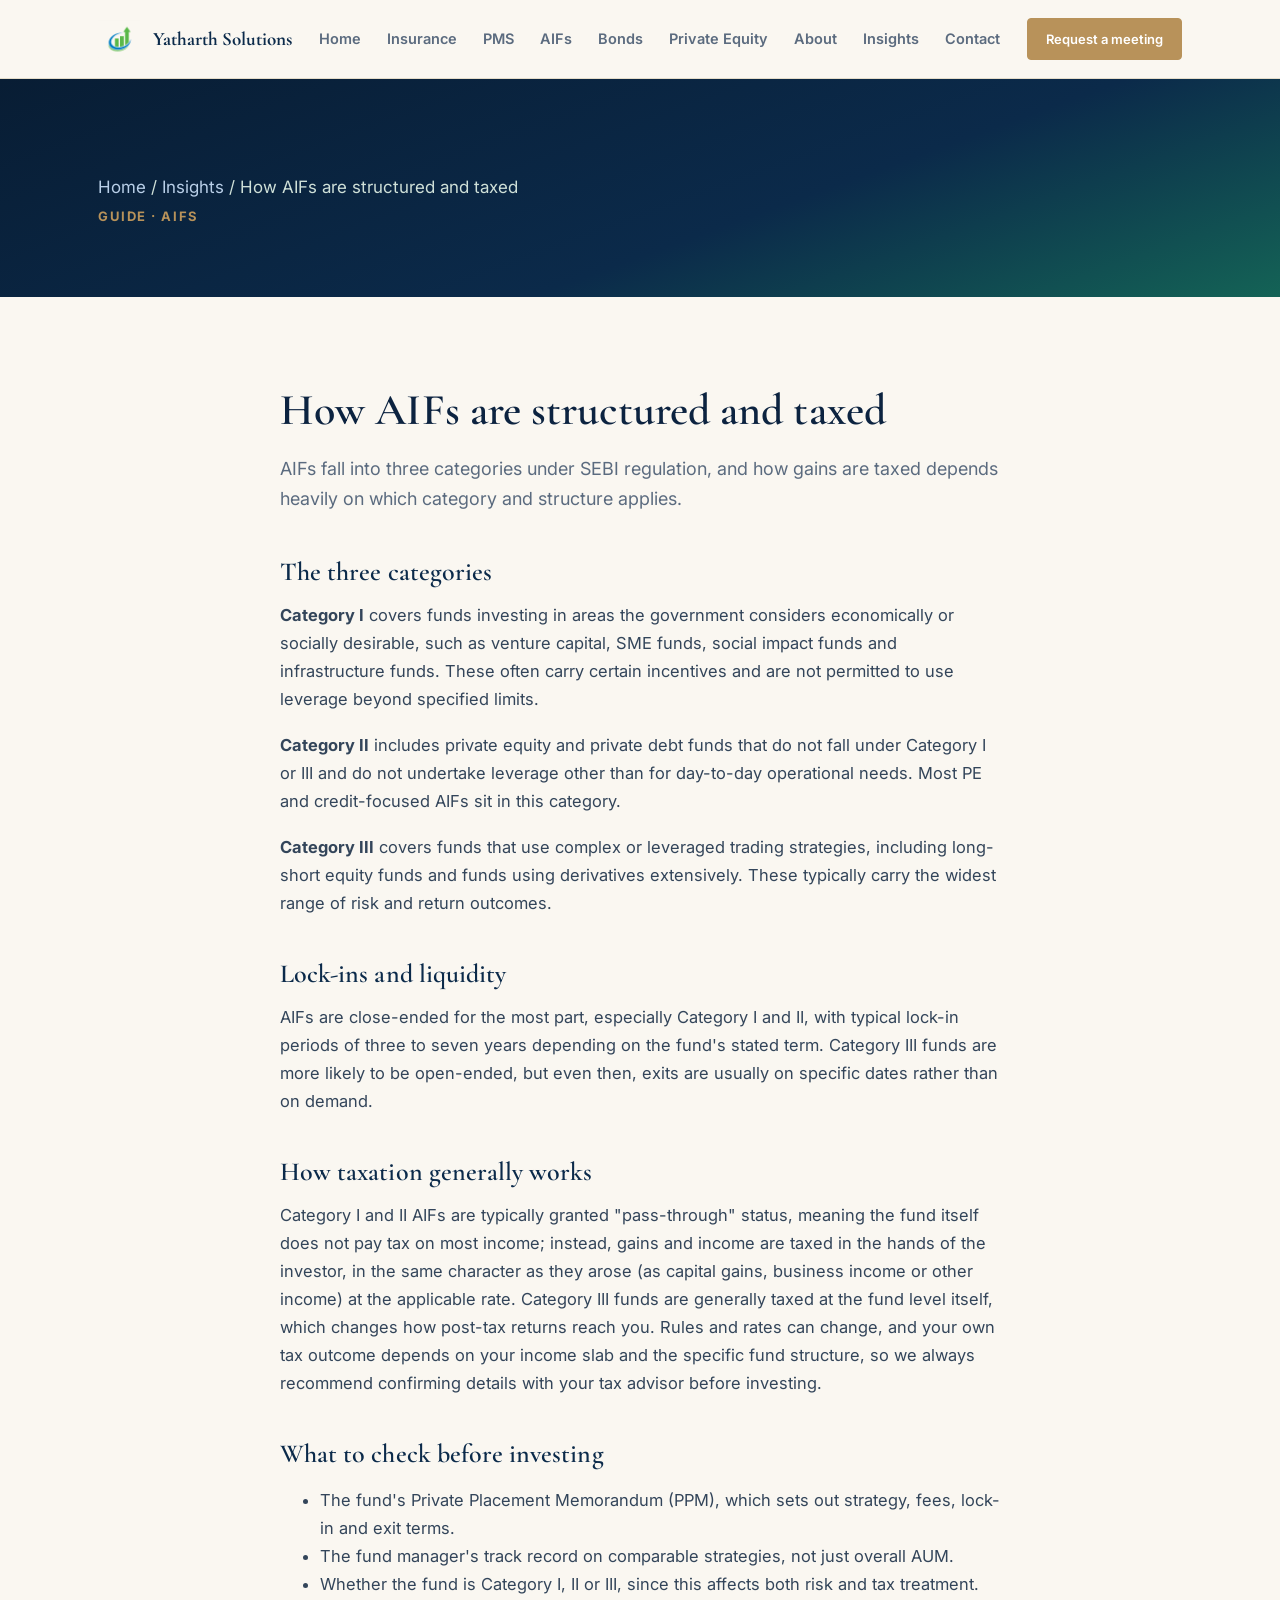
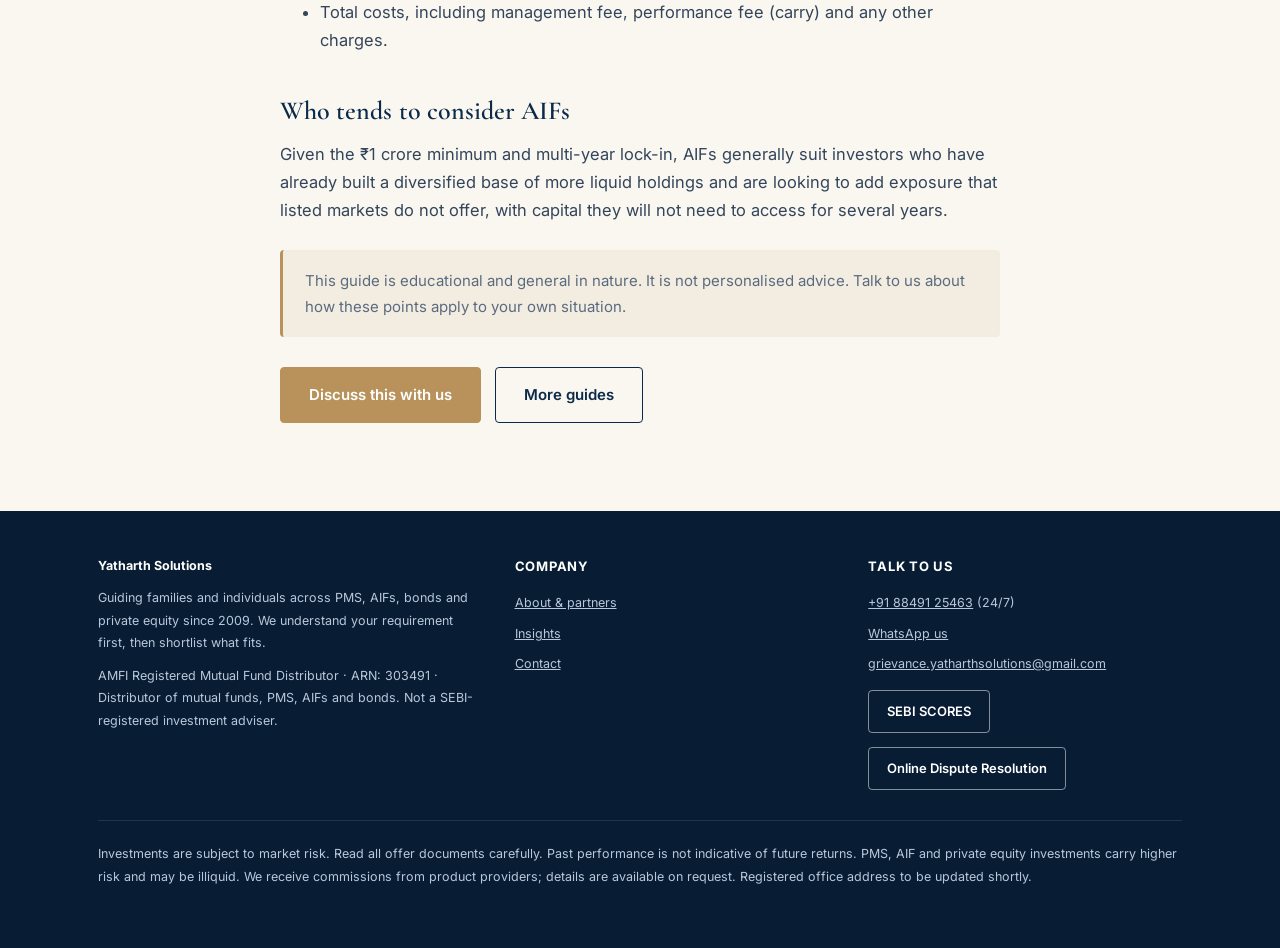
<file: aif-taxation.html>
<!DOCTYPE html>
<html lang="en">
<head>
<meta charset="utf-8">
<meta name="viewport" content="width=device-width, initial-scale=1, viewport-fit=cover">
<title>How AIFs are structured and taxed — Yatharth Solutions</title>
<meta name="description" content="AIFs fall into three categories under SEBI regulation, and how gains are taxed depends heavily on which category and structure applies.">
<link rel="icon" href="data:,">
<link rel="stylesheet" href="../styles.css">
</head>
<body>
<header class="top"><div class="wrap"><nav>
 <a class="logo" href="../index.html"><img src="../logo.png" alt="Yatharth Solutions logo">Yatharth Solutions</a>
 <ul class="navlinks"><li><a href="../index.html">Home</a></li><li><a href="../insurance.html">Insurance</a></li><li><a href="../pms.html">PMS</a></li><li><a href="../aifs.html">AIFs</a></li><li><a href="../bonds.html">Bonds</a></li><li><a href="../private-equity.html">Private Equity</a></li><li><a href="../about.html">About</a></li><li><a href="../blog/index.html">Insights</a></li><li><a href="../contact.html">Contact</a></li></ul>
 <div class="row" style="align-items:center">
  <button class="burger" aria-label="Menu" aria-expanded="false">&#9776;</button>
  <a class="btn solid sm" href="../contact.html">Request a meeting</a>
 </div>
</nav></div></header>
<section class="pagehero" style="padding-bottom:56px"><div class="wrap">
 <p class="crumb"><a href="../index.html">Home</a> / <a href="index.html">Insights</a> / How AIFs are structured and taxed</p>
 <span class="eyebrow">Guide · AIFs</span>
</div></section><section><div class="wrap"><article class="bp">
 <h1>How AIFs are structured and taxed</h1><p class="lead">AIFs fall into three categories under SEBI regulation, and how gains are taxed depends heavily on which category and structure applies.</p>
 <h2>The three categories</h2>
 <p><b>Category I</b> covers funds investing in areas the government considers economically or socially desirable, such as venture capital, SME funds, social impact funds and infrastructure funds. These often carry certain incentives and are not permitted to use leverage beyond specified limits.</p>
 <p><b>Category II</b> includes private equity and private debt funds that do not fall under Category I or III and do not undertake leverage other than for day-to-day operational needs. Most PE and credit-focused AIFs sit in this category.</p>
 <p><b>Category III</b> covers funds that use complex or leveraged trading strategies, including long-short equity funds and funds using derivatives extensively. These typically carry the widest range of risk and return outcomes.</p>
 <h2>Lock-ins and liquidity</h2>
 <p>AIFs are close-ended for the most part, especially Category I and II, with typical lock-in periods of three to seven years depending on the fund's stated term. Category III funds are more likely to be open-ended, but even then, exits are usually on specific dates rather than on demand.</p>
 <h2>How taxation generally works</h2>
 <p>Category I and II AIFs are typically granted "pass-through" status, meaning the fund itself does not pay tax on most income; instead, gains and income are taxed in the hands of the investor, in the same character as they arose (as capital gains, business income or other income) at the applicable rate. Category III funds are generally taxed at the fund level itself, which changes how post-tax returns reach you. Rules and rates can change, and your own tax outcome depends on your income slab and the specific fund structure, so we always recommend confirming details with your tax advisor before investing.</p>
 <h2>What to check before investing</h2>
 <ul><li>The fund's Private Placement Memorandum (PPM), which sets out strategy, fees, lock-in and exit terms.</li>
 <li>The fund manager's track record on comparable strategies, not just overall AUM.</li>
 <li>Whether the fund is Category I, II or III, since this affects both risk and tax treatment.</li>
 <li>Total costs, including management fee, performance fee (carry) and any other charges.</li></ul>
 <h2>Who tends to consider AIFs</h2>
 <p>Given the ₹1 crore minimum and multi-year lock-in, AIFs generally suit investors who have already built a diversified base of more liquid holdings and are looking to add exposure that listed markets do not offer, with capital they will not need to access for several years.</p>
 <div class="callout">This guide is educational and general in nature. It is not personalised advice. Talk to us about how these points apply to your own situation.</div>
 <div class="row" style="margin-top:30px"><a class="btn solid" href="../contact.html">Discuss this with us</a><a class="btn" href="index.html">More guides</a></div>
</article></div></section>
<footer><div class="wrap">
 <div class="fgrid">
  <div><p><strong>Yatharth Solutions</strong></p><p>Guiding families and individuals across PMS, AIFs, bonds and private equity since 2009. We understand your requirement first, then shortlist what fits.</p>
   <p>AMFI Registered Mutual Fund Distributor · ARN: 303491 · Distributor of mutual funds, PMS, AIFs and bonds. Not a SEBI-registered investment adviser.</p></div>
  <div><h4>Company</h4><ul><li><a href="../about.html">About &amp; partners</a></li><li><a href="../blog/index.html">Insights</a></li><li><a href="../contact.html">Contact</a></li></ul></div>
  <div><h4>Talk to us</h4><ul>
   <li><a href="tel:+918849125463">+91 88491 25463</a> (24/7)</li>
   <li><a href="#" data-wa>WhatsApp us</a></li>
   <li><a href="mailto:grievance.yatharthsolutions@gmail.com">grievance.yatharthsolutions@gmail.com</a></li>
  </ul>
  <div class="row" style="margin-top:14px"><a class="btn sm ghost" href="https://scores.sebi.gov.in/" target="_blank" rel="noopener noreferrer">SEBI SCORES</a><a class="btn sm ghost" href="https://smartodr.in/login" target="_blank" rel="noopener noreferrer">Online Dispute Resolution</a></div>
  </div>
 </div>
 <div class="fdisc"><p>Investments are subject to market risk. Read all offer documents carefully. Past performance is not indicative of future returns. PMS, AIF and private equity investments carry higher risk and may be illiquid. We receive commissions from product providers; details are available on request. Registered office address to be updated shortly.</p></div>
</div></footer>
<script src="../app.js"></script>
</body>
</html>
</file>
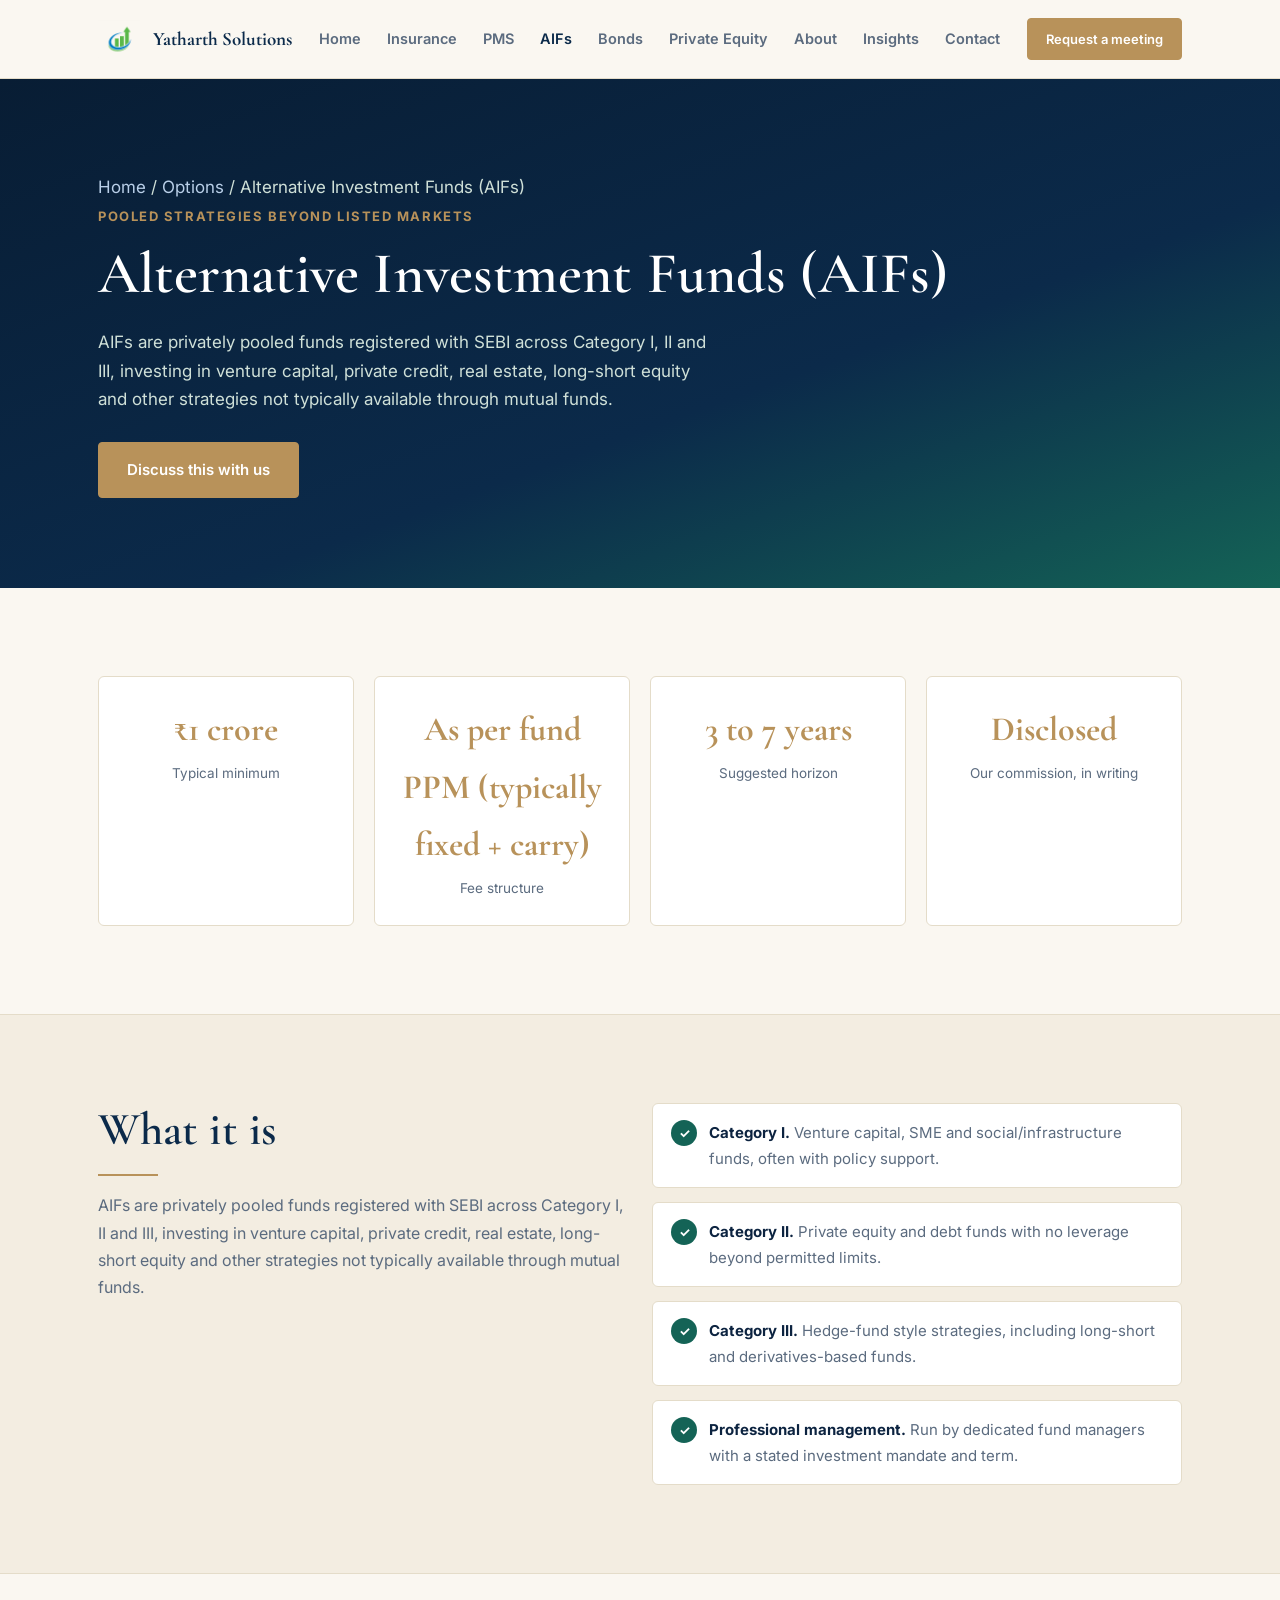
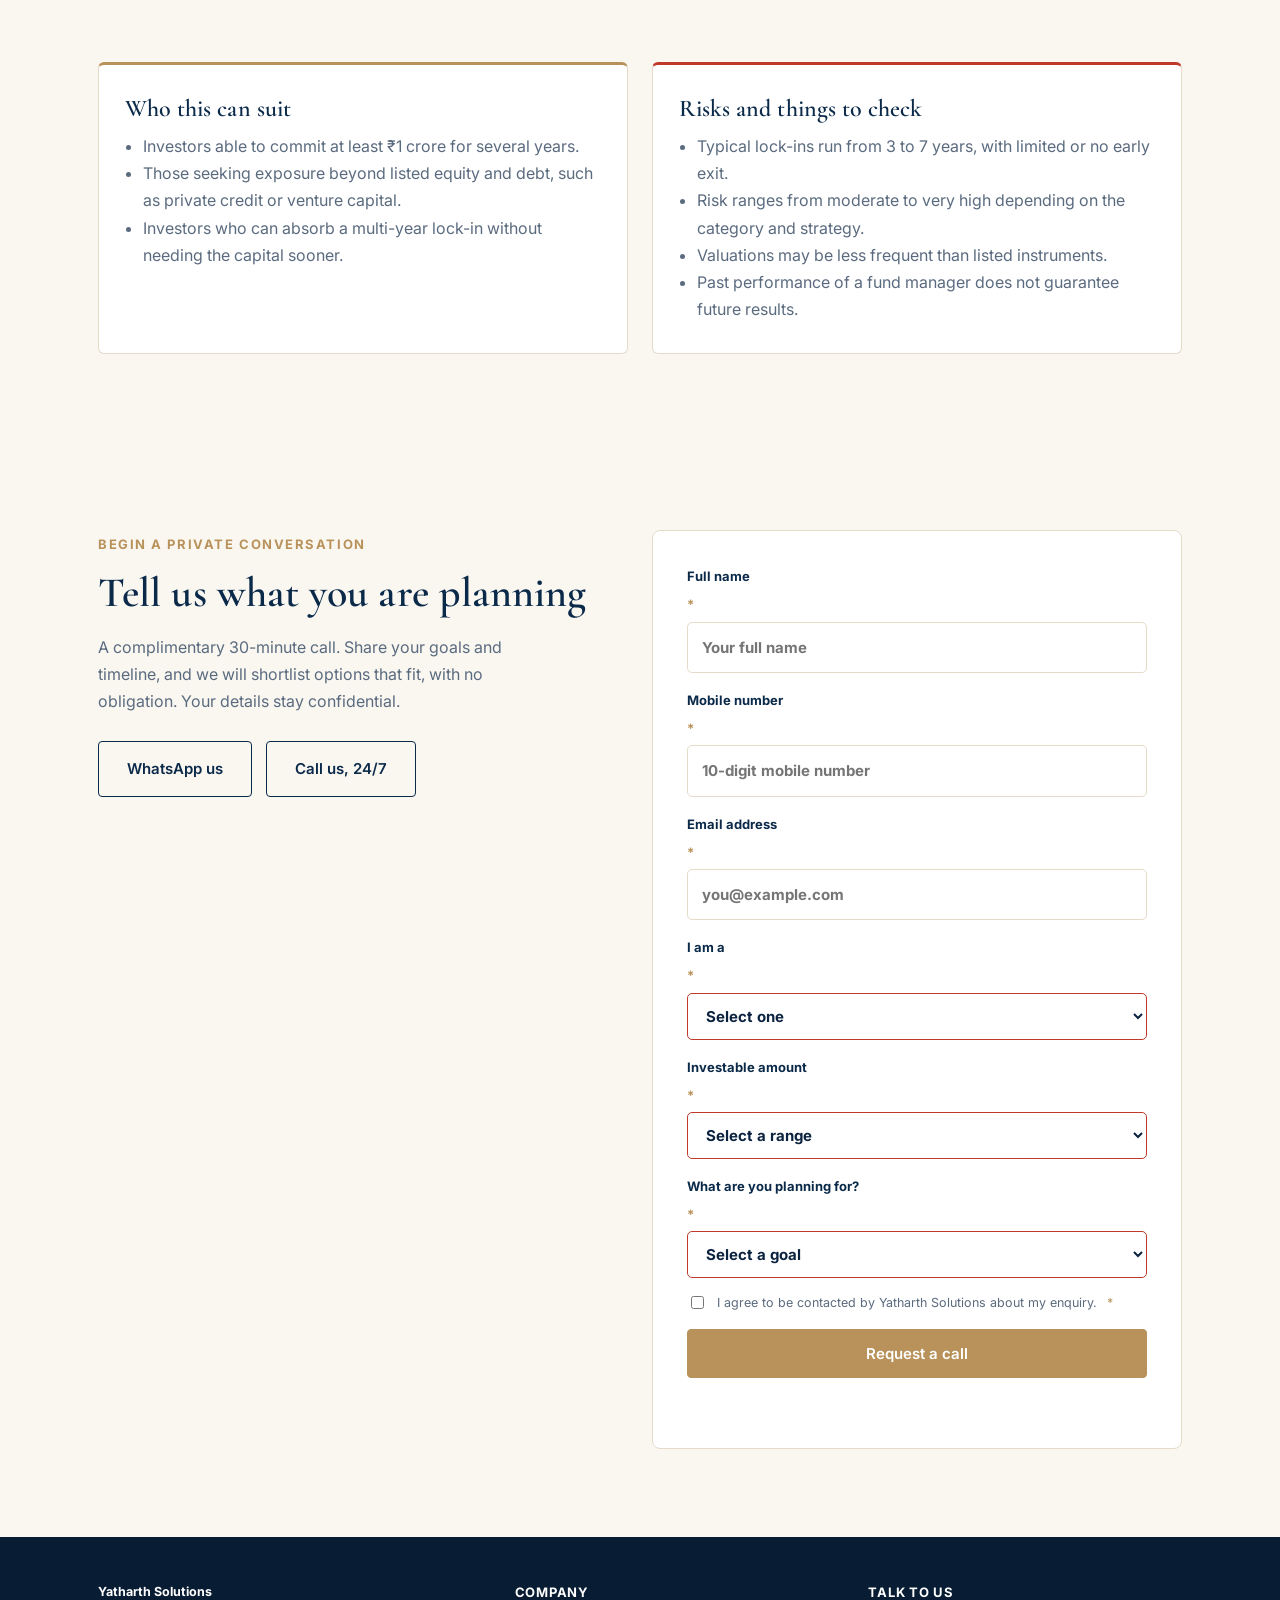
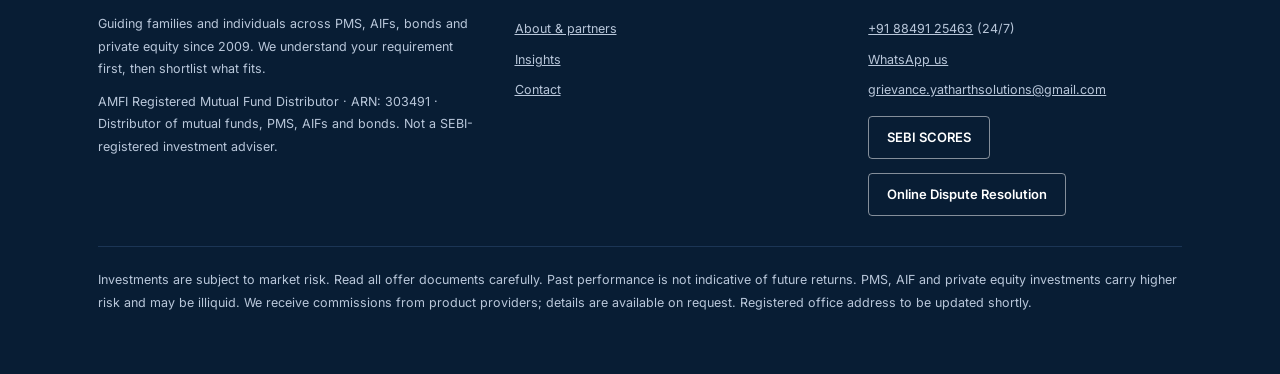
<file: aifs.html>
<!DOCTYPE html>
<html lang="en">
<head>
<meta charset="utf-8">
<meta name="viewport" content="width=device-width, initial-scale=1, viewport-fit=cover">
<title>Alternative Investment Funds (AIFs) — Yatharth Solutions</title>
<meta name="description" content="Yatharth Solutions on Alternative Investment Funds (AIFs): who it suits, typical minimums, fees and the risks to understand before you invest.">
<link rel="icon" href="data:,">
<link rel="stylesheet" href="styles.css">
</head>
<body>
<header class="top"><div class="wrap"><nav>
 <a class="logo" href="index.html"><img src="logo.png" alt="Yatharth Solutions logo">Yatharth Solutions</a>
 <ul class="navlinks"><li><a href="index.html">Home</a></li><li><a href="insurance.html">Insurance</a></li><li><a href="pms.html">PMS</a></li><li><a href="aifs.html" aria-current="page">AIFs</a></li><li><a href="bonds.html">Bonds</a></li><li><a href="private-equity.html">Private Equity</a></li><li><a href="about.html">About</a></li><li><a href="blog/index.html">Insights</a></li><li><a href="contact.html">Contact</a></li></ul>
 <div class="row" style="align-items:center">
  <button class="burger" aria-label="Menu" aria-expanded="false">&#9776;</button>
  <a class="btn solid sm" href="contact.html">Request a meeting</a>
 </div>
</nav></div></header>
<section class="pagehero"><div class="wrap">
 <p class="crumb"><a href="index.html">Home</a> / <a href="index.html#solutions">Options</a> / Alternative Investment Funds (AIFs)</p>
 <span class="eyebrow">Pooled strategies beyond listed markets</span><h1>Alternative Investment Funds (AIFs)</h1><p>AIFs are privately pooled funds registered with SEBI across Category I, II and III, investing in venture capital, private credit, real estate, long-short equity and other strategies not typically available through mutual funds.</p>
 <div class="row" style="margin-top:28px"><a class="btn solid" href="contact.html?goal=AIFs">Discuss this with us</a></div>
</div></section><section><div class="wrap">
 <div class="stats">
  <div class="stat"><b>₹1 crore</b><span>Typical minimum</span></div>
  <div class="stat"><b>As per fund PPM (typically fixed + carry)</b><span>Fee structure</span></div>
  <div class="stat"><b>3 to 7 years</b><span>Suggested horizon</span></div>
  <div class="stat"><b>Disclosed</b><span>Our commission, in writing</span></div>
 </div>
</div></section><section class="alt"><div class="wrap grid2" style="align-items:start">
 <div class="head" style="margin:0"><h2>What it is</h2><p>AIFs are privately pooled funds registered with SEBI across Category I, II and III, investing in venture capital, private credit, real estate, long-short equity and other strategies not typically available through mutual funds.</p></div>
 <ul class="checks"><li><span><b>Category I.</b> Venture capital, SME and social/infrastructure funds, often with policy support.</span></li><li><span><b>Category II.</b> Private equity and debt funds with no leverage beyond permitted limits.</span></li><li><span><b>Category III.</b> Hedge-fund style strategies, including long-short and derivatives-based funds.</span></li><li><span><b>Professional management.</b> Run by dedicated fund managers with a stated investment mandate and term.</span></li></ul>
</div></section><section><div class="wrap grid2">
 <div class="card"><h3>Who this can suit</h3><ul style="margin:0;padding-left:18px;color:var(--mute)"><li>Investors able to commit at least ₹1 crore for several years.</li><li>Those seeking exposure beyond listed equity and debt, such as private credit or venture capital.</li><li>Investors who can absorb a multi-year lock-in without needing the capital sooner.</li></ul></div>
 <div class="card" style="border-top-color:#C0392B"><h3>Risks and things to check</h3><ul style="margin:0;padding-left:18px;color:var(--mute)"><li>Typical lock-ins run from 3 to 7 years, with limited or no early exit.</li><li>Risk ranges from moderate to very high depending on the category and strategy.</li><li>Valuations may be less frequent than listed instruments.</li><li>Past performance of a fund manager does not guarantee future results.</li></ul></div>
</div></section>
<section id="contactform"><div class="wrap">
 <div class="grid2" style="align-items:start">
  <div><span class="eyebrow">Begin a private conversation</span><h2 style="font-size:clamp(28px,3.6vw,42px);color:var(--navy)">Tell us what you are planning</h2>
   <p style="color:var(--mute);max-width:44ch;margin-top:16px">A complimentary 30-minute call. Share your goals and timeline, and we will shortlist options that fit, with no obligation. Your details stay confidential.</p>
   <div class="row" style="margin-top:26px"><a class="btn" href="#" data-wa>WhatsApp us</a><a class="btn" href="#" data-call>Call us, 24/7</a></div>
  </div>
  <div class="formcard">
  <form id="f" novalidate>
   <label>Full name <span class="req">*</span><input name="n" required autocomplete="name" placeholder="Your full name"></label>
   <label>Mobile number <span class="req">*</span><input name="p" type="tel" required autocomplete="tel" placeholder="10-digit mobile number"></label>
   <label>Email address <span class="req">*</span><input name="e" type="email" required autocomplete="email" placeholder="you@example.com"></label>
   <label>I am a <span class="req">*</span><select name="iam" required><option value="">Select one</option><option>HNI</option><option>UHNI</option><option>Family office</option><option>Business owner or promoter</option><option>Salaried professional</option><option>Other</option></select></label>
   <label>Investable amount <span class="req">*</span><select name="amount" required><option value="">Select a range</option><option>₹10,000 to ₹1 lakh</option><option>₹1 lakh to ₹10 lakh</option><option>₹10 lakh to ₹50 lakh</option><option>₹50 lakh to ₹1 crore</option><option>₹1 crore to ₹5 crore</option><option>₹5 crore to ₹25 crore</option><option>₹25 crore to ₹100 crore</option><option>Above ₹100 crore</option></select></label>
   <label>What are you planning for? <span class="req">*</span><select name="goal" id="goalSel" required><option value="">Select a goal</option><option>Regular income</option><option>Growing wealth over time</option><option>Protecting capital</option><option>Early-stage or unlisted exposure</option><option>Tax efficiency</option><option>Preserving and passing on wealth</option><option>Not sure yet</option></select></label>
   <div class="hp" aria-hidden="true"><label>Company<input name="company" tabindex="-1" autocomplete="off"></label></div>
   <label class="consent"><input type="checkbox" name="consent" required> I agree to be contacted by Yatharth Solutions about my enquiry. <span class="req">*</span></label>
   <button class="btn solid" type="submit">Request a call</button>
   <p class="note" id="msg" role="status"></p>
  </form>
  </div>
 </div>
</div></section>
<footer><div class="wrap">
 <div class="fgrid">
  <div><p><strong>Yatharth Solutions</strong></p><p>Guiding families and individuals across PMS, AIFs, bonds and private equity since 2009. We understand your requirement first, then shortlist what fits.</p>
   <p>AMFI Registered Mutual Fund Distributor · ARN: 303491 · Distributor of mutual funds, PMS, AIFs and bonds. Not a SEBI-registered investment adviser.</p></div>
  <div><h4>Company</h4><ul><li><a href="about.html">About &amp; partners</a></li><li><a href="blog/index.html">Insights</a></li><li><a href="contact.html">Contact</a></li></ul></div>
  <div><h4>Talk to us</h4><ul>
   <li><a href="tel:+918849125463">+91 88491 25463</a> (24/7)</li>
   <li><a href="#" data-wa>WhatsApp us</a></li>
   <li><a href="mailto:grievance.yatharthsolutions@gmail.com">grievance.yatharthsolutions@gmail.com</a></li>
  </ul>
  <div class="row" style="margin-top:14px"><a class="btn sm ghost" href="https://scores.sebi.gov.in/" target="_blank" rel="noopener noreferrer">SEBI SCORES</a><a class="btn sm ghost" href="https://smartodr.in/login" target="_blank" rel="noopener noreferrer">Online Dispute Resolution</a></div>
  </div>
 </div>
 <div class="fdisc"><p>Investments are subject to market risk. Read all offer documents carefully. Past performance is not indicative of future returns. PMS, AIF and private equity investments carry higher risk and may be illiquid. We receive commissions from product providers; details are available on request. Registered office address to be updated shortly.</p></div>
</div></footer>
<script src="app.js"></script>
</body>
</html>
</file>
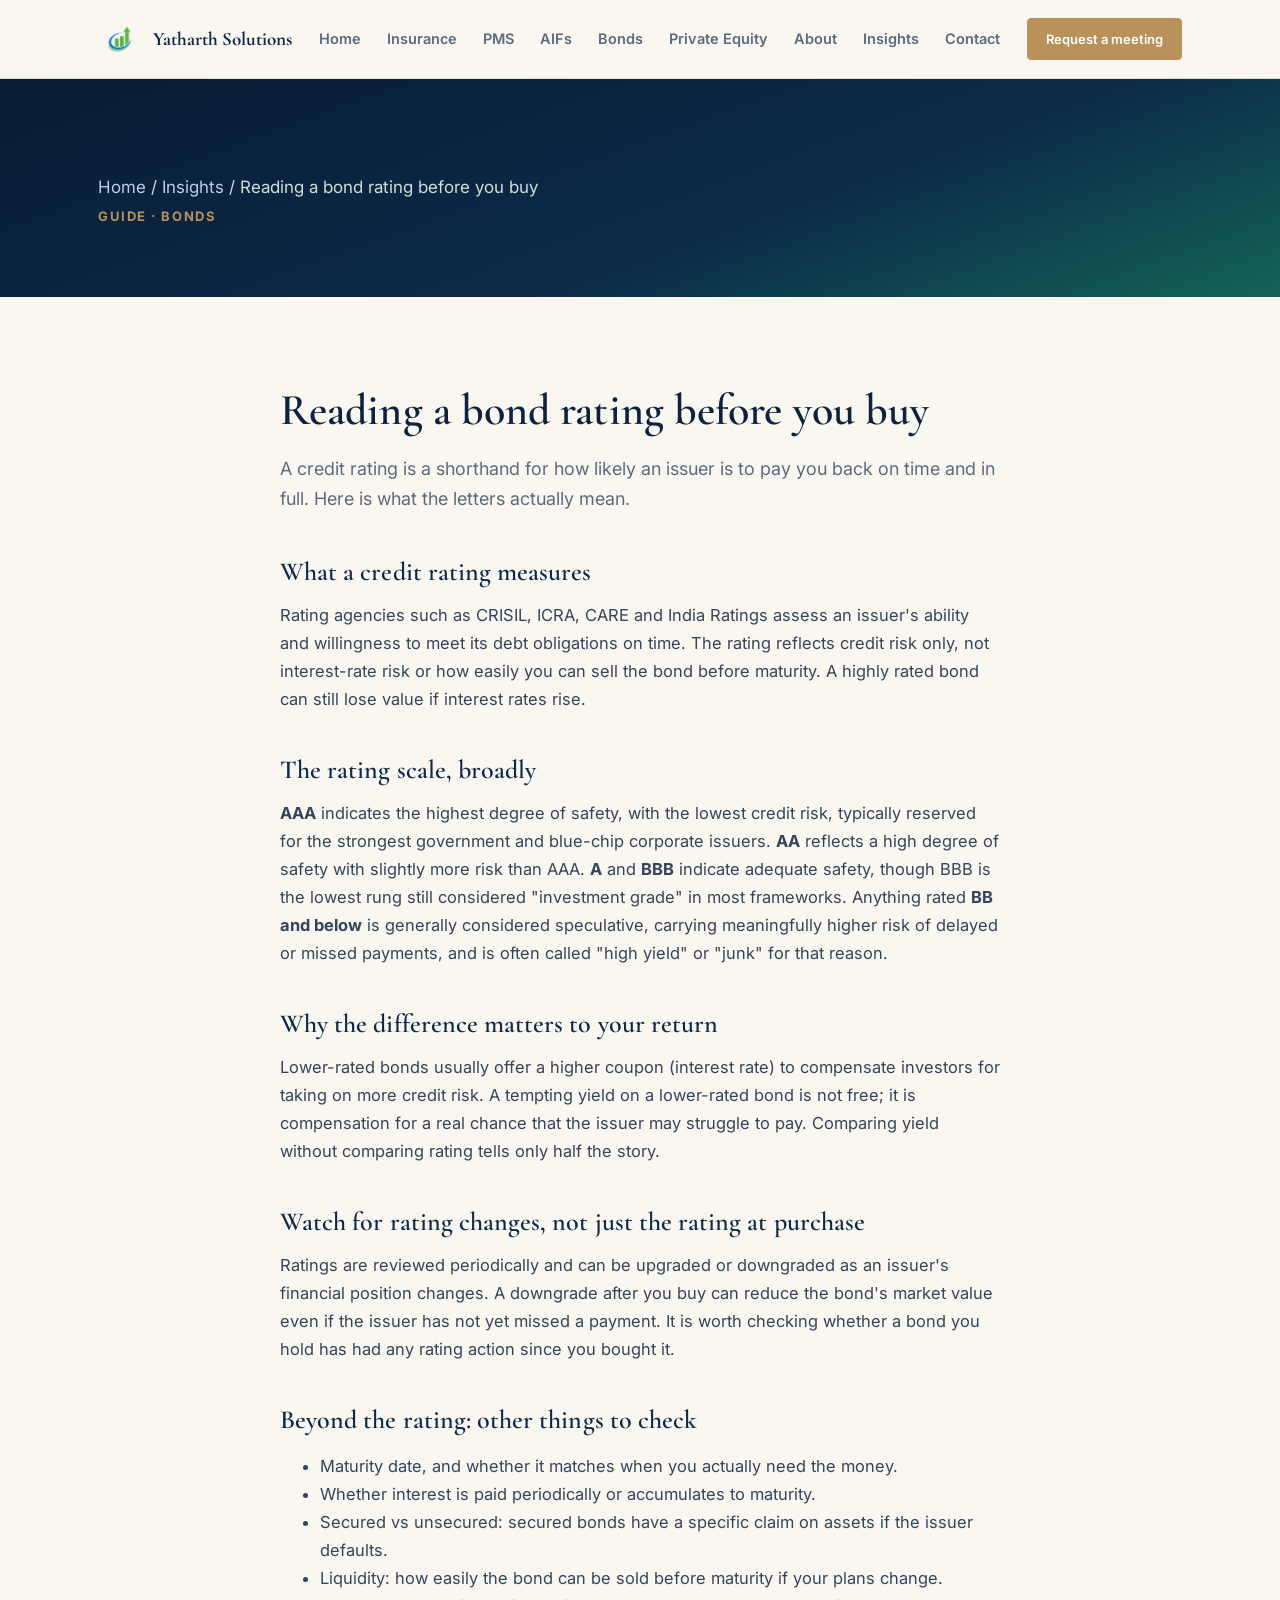
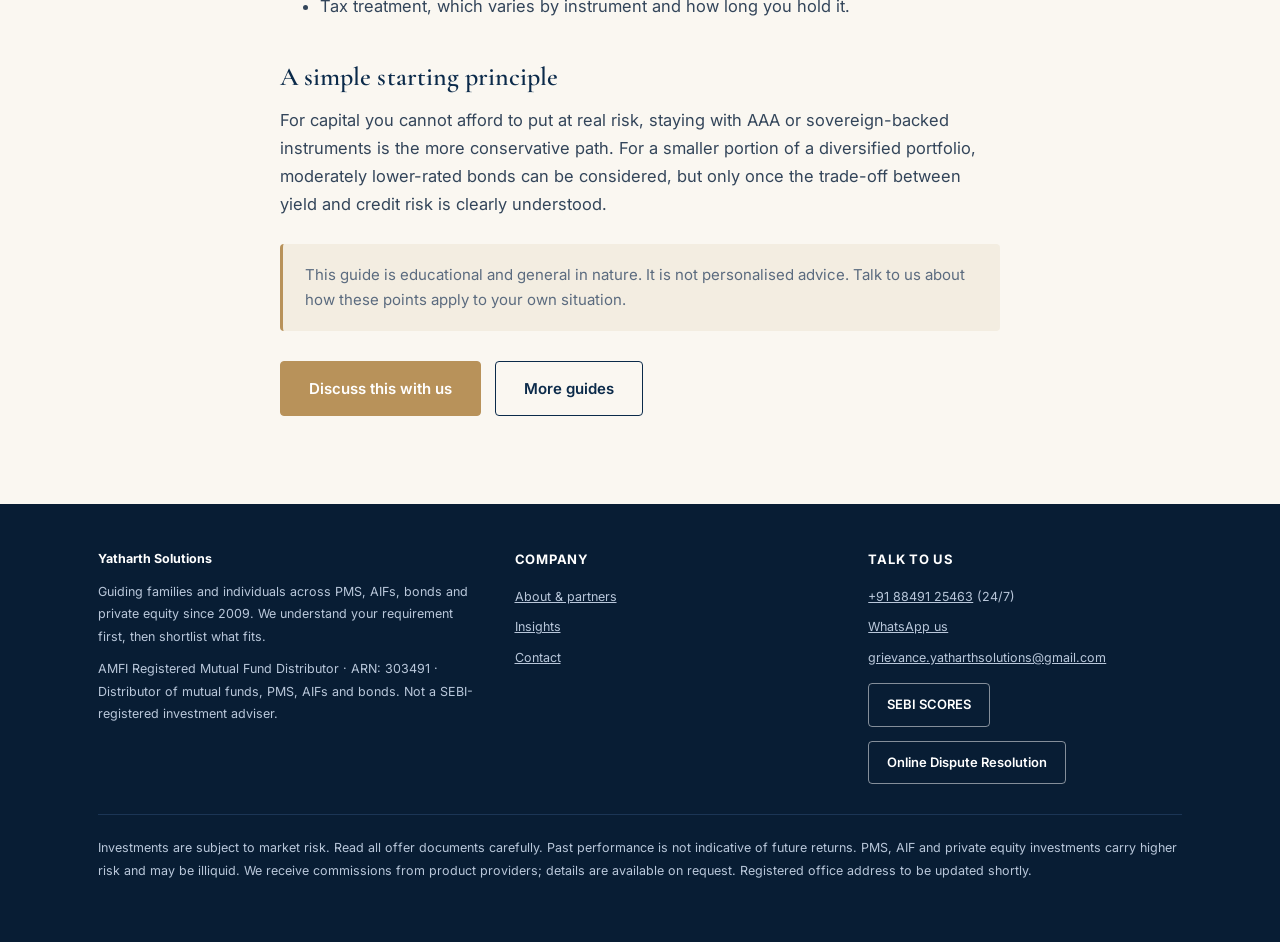
<file: bond-ratings.html>
<!DOCTYPE html>
<html lang="en">
<head>
<meta charset="utf-8">
<meta name="viewport" content="width=device-width, initial-scale=1, viewport-fit=cover">
<title>Reading a bond rating before you buy — Yatharth Solutions</title>
<meta name="description" content="A credit rating is a shorthand for how likely an issuer is to pay you back on time and in full. Here is what the letters actually mean.">
<link rel="icon" href="data:,">
<link rel="stylesheet" href="../styles.css">
</head>
<body>
<header class="top"><div class="wrap"><nav>
 <a class="logo" href="../index.html"><img src="../logo.png" alt="Yatharth Solutions logo">Yatharth Solutions</a>
 <ul class="navlinks"><li><a href="../index.html">Home</a></li><li><a href="../insurance.html">Insurance</a></li><li><a href="../pms.html">PMS</a></li><li><a href="../aifs.html">AIFs</a></li><li><a href="../bonds.html">Bonds</a></li><li><a href="../private-equity.html">Private Equity</a></li><li><a href="../about.html">About</a></li><li><a href="../blog/index.html">Insights</a></li><li><a href="../contact.html">Contact</a></li></ul>
 <div class="row" style="align-items:center">
  <button class="burger" aria-label="Menu" aria-expanded="false">&#9776;</button>
  <a class="btn solid sm" href="../contact.html">Request a meeting</a>
 </div>
</nav></div></header>
<section class="pagehero" style="padding-bottom:56px"><div class="wrap">
 <p class="crumb"><a href="../index.html">Home</a> / <a href="index.html">Insights</a> / Reading a bond rating before you buy</p>
 <span class="eyebrow">Guide · Bonds</span>
</div></section><section><div class="wrap"><article class="bp">
 <h1>Reading a bond rating before you buy</h1><p class="lead">A credit rating is a shorthand for how likely an issuer is to pay you back on time and in full. Here is what the letters actually mean.</p>
 <h2>What a credit rating measures</h2>
 <p>Rating agencies such as CRISIL, ICRA, CARE and India Ratings assess an issuer's ability and willingness to meet its debt obligations on time. The rating reflects credit risk only, not interest-rate risk or how easily you can sell the bond before maturity. A highly rated bond can still lose value if interest rates rise.</p>
 <h2>The rating scale, broadly</h2>
 <p><b>AAA</b> indicates the highest degree of safety, with the lowest credit risk, typically reserved for the strongest government and blue-chip corporate issuers. <b>AA</b> reflects a high degree of safety with slightly more risk than AAA. <b>A</b> and <b>BBB</b> indicate adequate safety, though BBB is the lowest rung still considered "investment grade" in most frameworks. Anything rated <b>BB and below</b> is generally considered speculative, carrying meaningfully higher risk of delayed or missed payments, and is often called "high yield" or "junk" for that reason.</p>
 <h2>Why the difference matters to your return</h2>
 <p>Lower-rated bonds usually offer a higher coupon (interest rate) to compensate investors for taking on more credit risk. A tempting yield on a lower-rated bond is not free; it is compensation for a real chance that the issuer may struggle to pay. Comparing yield without comparing rating tells only half the story.</p>
 <h2>Watch for rating changes, not just the rating at purchase</h2>
 <p>Ratings are reviewed periodically and can be upgraded or downgraded as an issuer's financial position changes. A downgrade after you buy can reduce the bond's market value even if the issuer has not yet missed a payment. It is worth checking whether a bond you hold has had any rating action since you bought it.</p>
 <h2>Beyond the rating: other things to check</h2>
 <ul><li>Maturity date, and whether it matches when you actually need the money.</li>
 <li>Whether interest is paid periodically or accumulates to maturity.</li>
 <li>Secured vs unsecured: secured bonds have a specific claim on assets if the issuer defaults.</li>
 <li>Liquidity: how easily the bond can be sold before maturity if your plans change.</li>
 <li>Tax treatment, which varies by instrument and how long you hold it.</li></ul>
 <h2>A simple starting principle</h2>
 <p>For capital you cannot afford to put at real risk, staying with AAA or sovereign-backed instruments is the more conservative path. For a smaller portion of a diversified portfolio, moderately lower-rated bonds can be considered, but only once the trade-off between yield and credit risk is clearly understood.</p>
 <div class="callout">This guide is educational and general in nature. It is not personalised advice. Talk to us about how these points apply to your own situation.</div>
 <div class="row" style="margin-top:30px"><a class="btn solid" href="../contact.html">Discuss this with us</a><a class="btn" href="index.html">More guides</a></div>
</article></div></section>
<footer><div class="wrap">
 <div class="fgrid">
  <div><p><strong>Yatharth Solutions</strong></p><p>Guiding families and individuals across PMS, AIFs, bonds and private equity since 2009. We understand your requirement first, then shortlist what fits.</p>
   <p>AMFI Registered Mutual Fund Distributor · ARN: 303491 · Distributor of mutual funds, PMS, AIFs and bonds. Not a SEBI-registered investment adviser.</p></div>
  <div><h4>Company</h4><ul><li><a href="../about.html">About &amp; partners</a></li><li><a href="../blog/index.html">Insights</a></li><li><a href="../contact.html">Contact</a></li></ul></div>
  <div><h4>Talk to us</h4><ul>
   <li><a href="tel:+918849125463">+91 88491 25463</a> (24/7)</li>
   <li><a href="#" data-wa>WhatsApp us</a></li>
   <li><a href="mailto:grievance.yatharthsolutions@gmail.com">grievance.yatharthsolutions@gmail.com</a></li>
  </ul>
  <div class="row" style="margin-top:14px"><a class="btn sm ghost" href="https://scores.sebi.gov.in/" target="_blank" rel="noopener noreferrer">SEBI SCORES</a><a class="btn sm ghost" href="https://smartodr.in/login" target="_blank" rel="noopener noreferrer">Online Dispute Resolution</a></div>
  </div>
 </div>
 <div class="fdisc"><p>Investments are subject to market risk. Read all offer documents carefully. Past performance is not indicative of future returns. PMS, AIF and private equity investments carry higher risk and may be illiquid. We receive commissions from product providers; details are available on request. Registered office address to be updated shortly.</p></div>
</div></footer>
<script src="../app.js"></script>
</body>
</html>
</file>
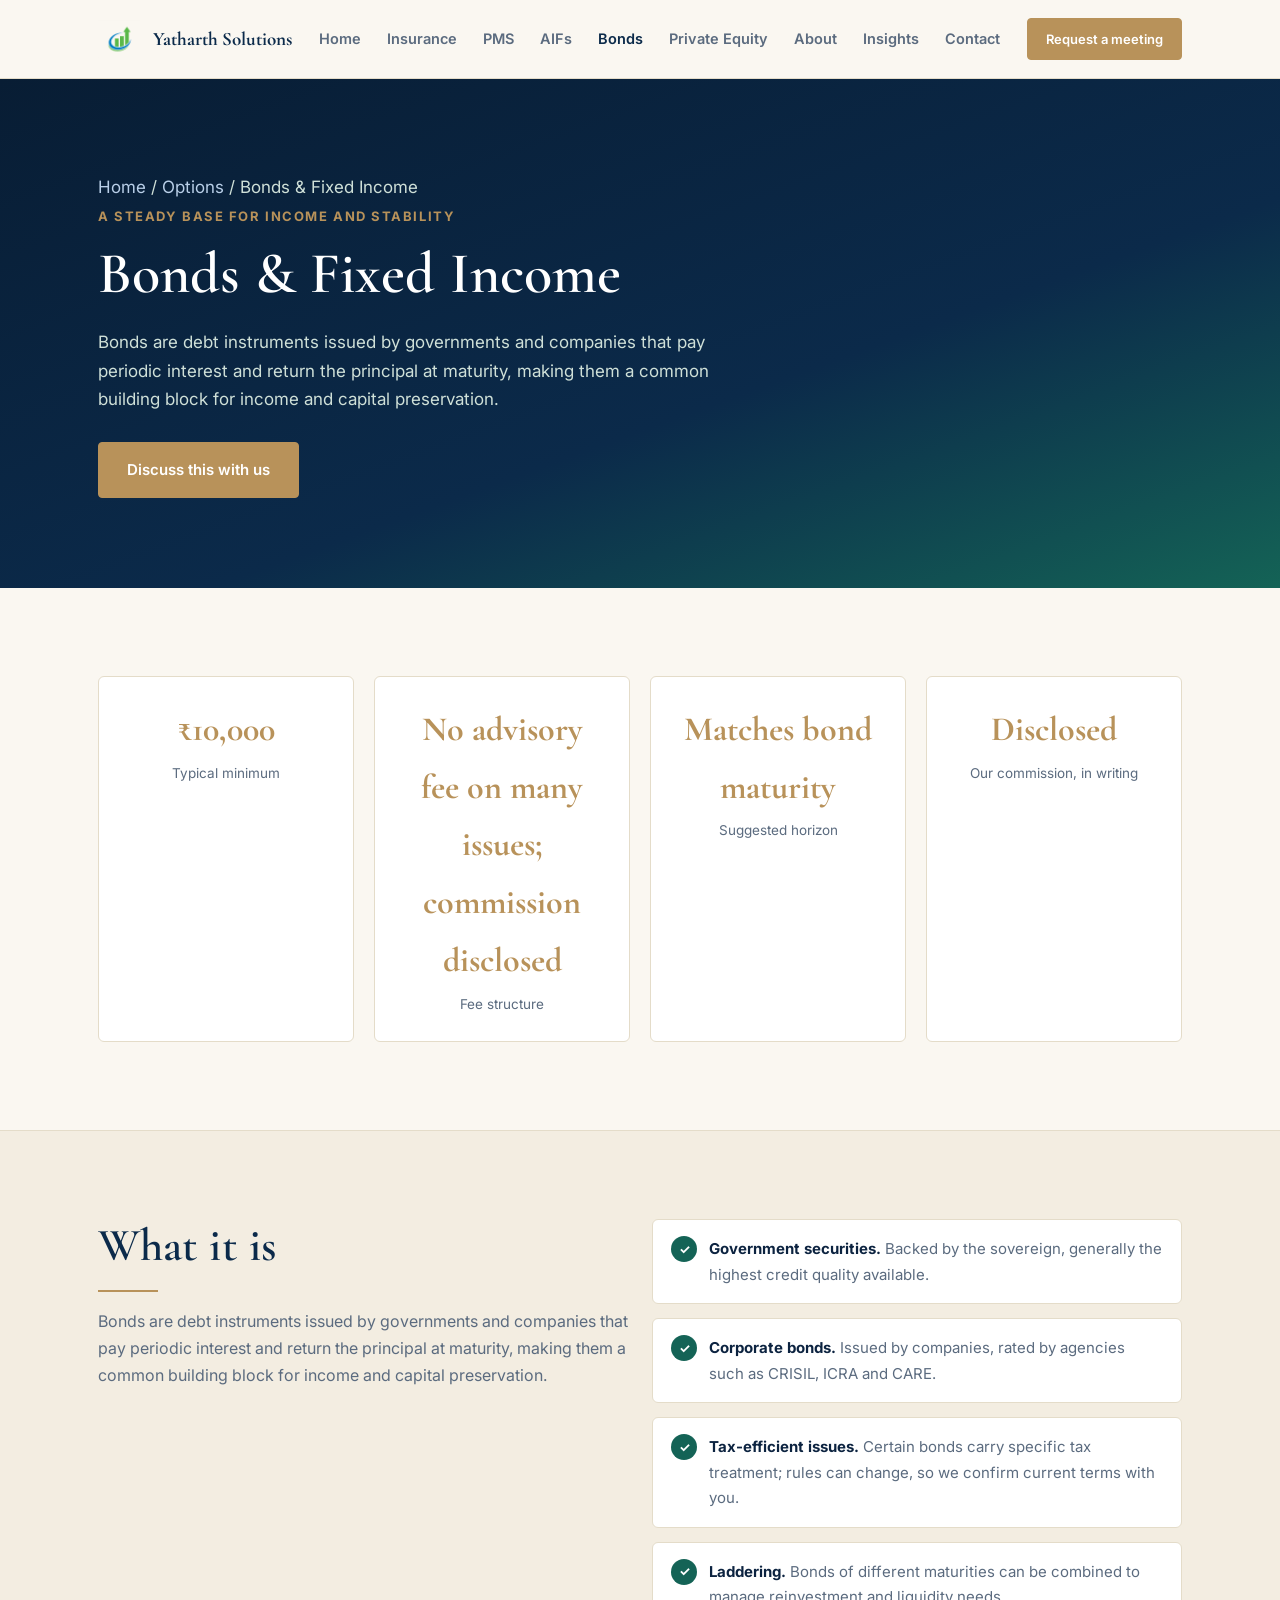
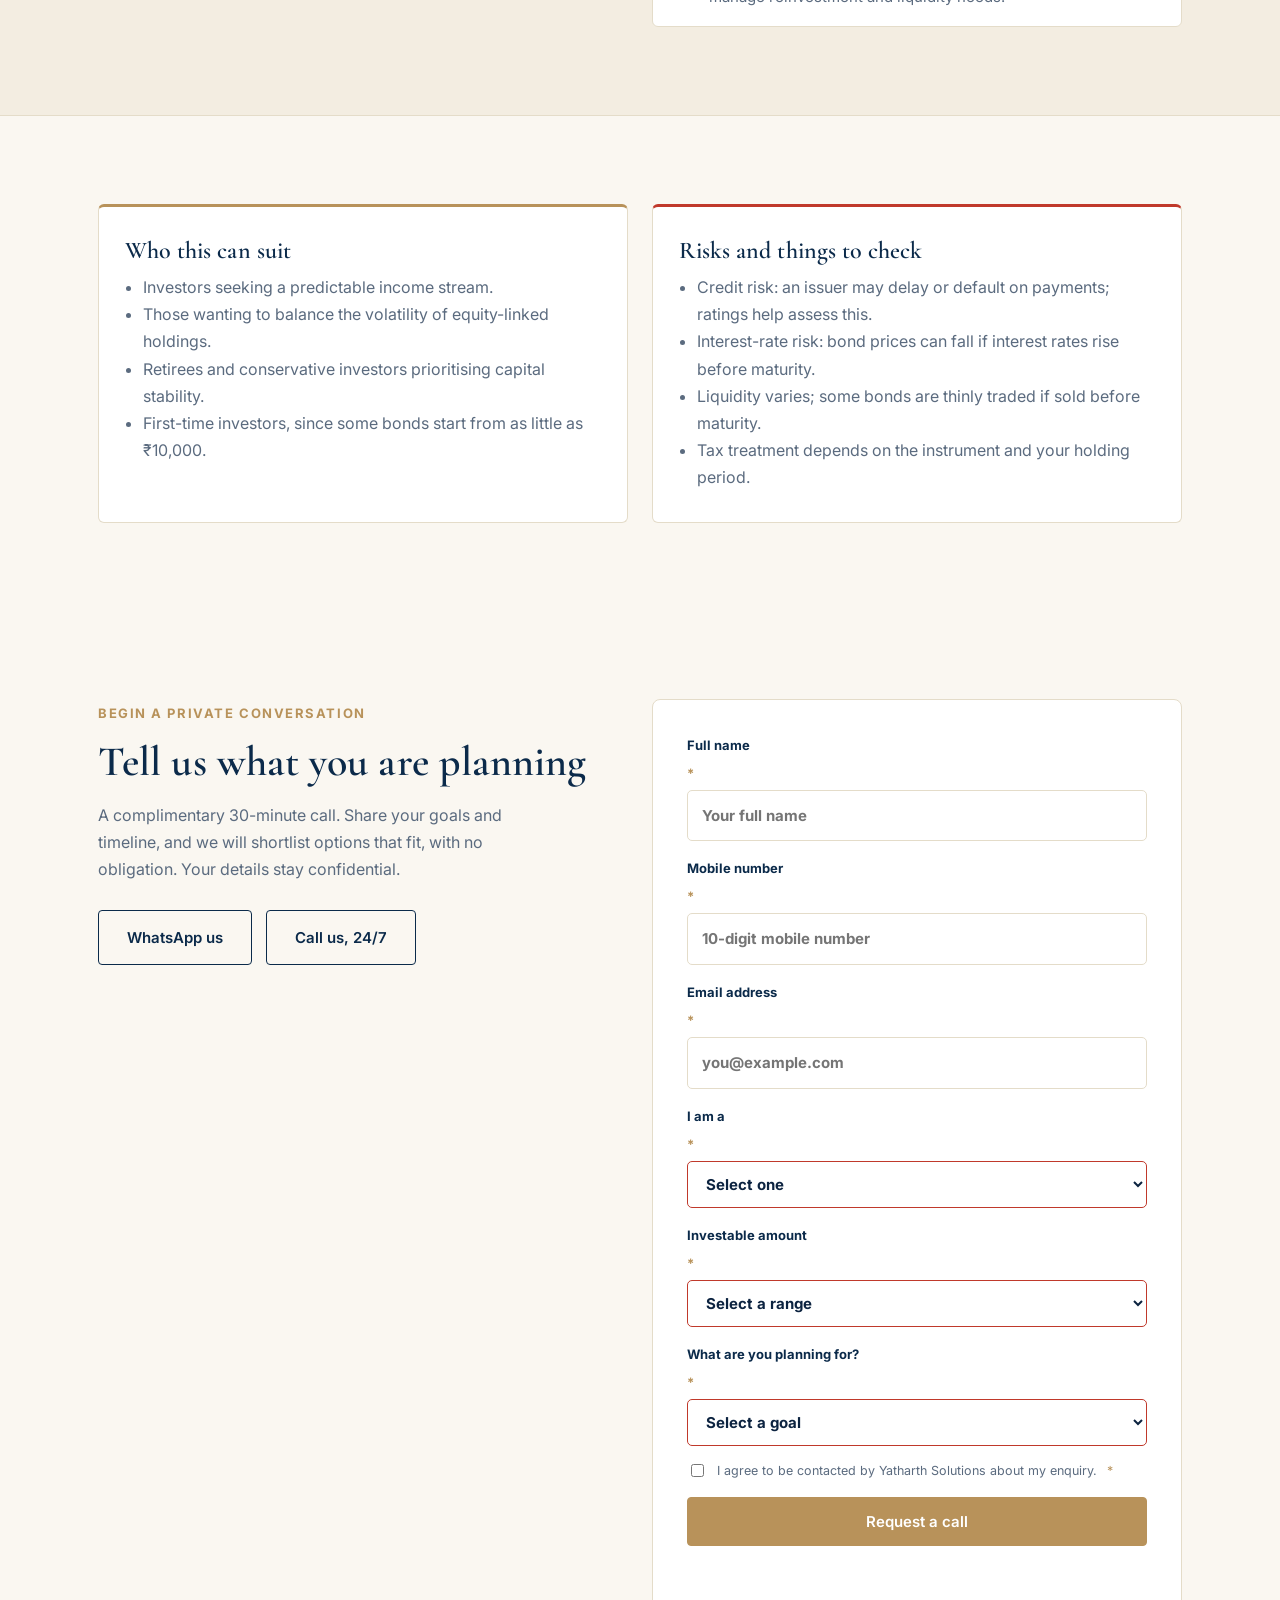
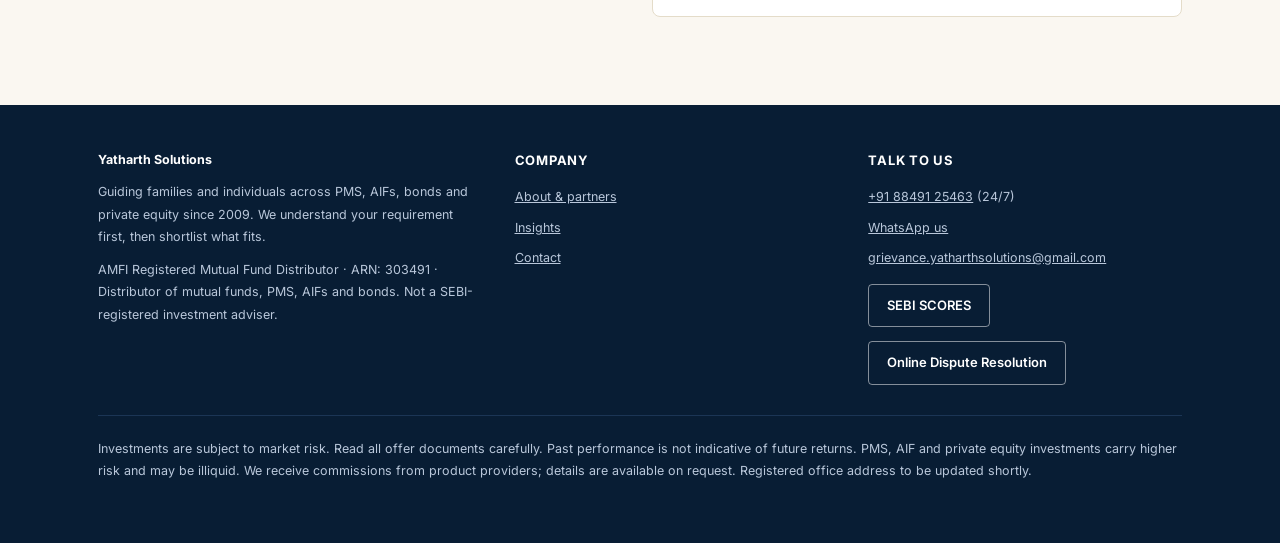
<file: bonds.html>
<!DOCTYPE html>
<html lang="en">
<head>
<meta charset="utf-8">
<meta name="viewport" content="width=device-width, initial-scale=1, viewport-fit=cover">
<title>Bonds & Fixed Income — Yatharth Solutions</title>
<meta name="description" content="Yatharth Solutions on Bonds & Fixed Income: who it suits, typical minimums, fees and the risks to understand before you invest.">
<link rel="icon" href="data:,">
<link rel="stylesheet" href="styles.css">
</head>
<body>
<header class="top"><div class="wrap"><nav>
 <a class="logo" href="index.html"><img src="logo.png" alt="Yatharth Solutions logo">Yatharth Solutions</a>
 <ul class="navlinks"><li><a href="index.html">Home</a></li><li><a href="insurance.html">Insurance</a></li><li><a href="pms.html">PMS</a></li><li><a href="aifs.html">AIFs</a></li><li><a href="bonds.html" aria-current="page">Bonds</a></li><li><a href="private-equity.html">Private Equity</a></li><li><a href="about.html">About</a></li><li><a href="blog/index.html">Insights</a></li><li><a href="contact.html">Contact</a></li></ul>
 <div class="row" style="align-items:center">
  <button class="burger" aria-label="Menu" aria-expanded="false">&#9776;</button>
  <a class="btn solid sm" href="contact.html">Request a meeting</a>
 </div>
</nav></div></header>
<section class="pagehero"><div class="wrap">
 <p class="crumb"><a href="index.html">Home</a> / <a href="index.html#solutions">Options</a> / Bonds & Fixed Income</p>
 <span class="eyebrow">A steady base for income and stability</span><h1>Bonds & Fixed Income</h1><p>Bonds are debt instruments issued by governments and companies that pay periodic interest and return the principal at maturity, making them a common building block for income and capital preservation.</p>
 <div class="row" style="margin-top:28px"><a class="btn solid" href="contact.html?goal=Regular+income">Discuss this with us</a></div>
</div></section><section><div class="wrap">
 <div class="stats">
  <div class="stat"><b>₹10,000</b><span>Typical minimum</span></div>
  <div class="stat"><b>No advisory fee on many issues; commission disclosed</b><span>Fee structure</span></div>
  <div class="stat"><b>Matches bond maturity</b><span>Suggested horizon</span></div>
  <div class="stat"><b>Disclosed</b><span>Our commission, in writing</span></div>
 </div>
</div></section><section class="alt"><div class="wrap grid2" style="align-items:start">
 <div class="head" style="margin:0"><h2>What it is</h2><p>Bonds are debt instruments issued by governments and companies that pay periodic interest and return the principal at maturity, making them a common building block for income and capital preservation.</p></div>
 <ul class="checks"><li><span><b>Government securities.</b> Backed by the sovereign, generally the highest credit quality available.</span></li><li><span><b>Corporate bonds.</b> Issued by companies, rated by agencies such as CRISIL, ICRA and CARE.</span></li><li><span><b>Tax-efficient issues.</b> Certain bonds carry specific tax treatment; rules can change, so we confirm current terms with you.</span></li><li><span><b>Laddering.</b> Bonds of different maturities can be combined to manage reinvestment and liquidity needs.</span></li></ul>
</div></section><section><div class="wrap grid2">
 <div class="card"><h3>Who this can suit</h3><ul style="margin:0;padding-left:18px;color:var(--mute)"><li>Investors seeking a predictable income stream.</li><li>Those wanting to balance the volatility of equity-linked holdings.</li><li>Retirees and conservative investors prioritising capital stability.</li><li>First-time investors, since some bonds start from as little as ₹10,000.</li></ul></div>
 <div class="card" style="border-top-color:#C0392B"><h3>Risks and things to check</h3><ul style="margin:0;padding-left:18px;color:var(--mute)"><li>Credit risk: an issuer may delay or default on payments; ratings help assess this.</li><li>Interest-rate risk: bond prices can fall if interest rates rise before maturity.</li><li>Liquidity varies; some bonds are thinly traded if sold before maturity.</li><li>Tax treatment depends on the instrument and your holding period.</li></ul></div>
</div></section>
<section id="contactform"><div class="wrap">
 <div class="grid2" style="align-items:start">
  <div><span class="eyebrow">Begin a private conversation</span><h2 style="font-size:clamp(28px,3.6vw,42px);color:var(--navy)">Tell us what you are planning</h2>
   <p style="color:var(--mute);max-width:44ch;margin-top:16px">A complimentary 30-minute call. Share your goals and timeline, and we will shortlist options that fit, with no obligation. Your details stay confidential.</p>
   <div class="row" style="margin-top:26px"><a class="btn" href="#" data-wa>WhatsApp us</a><a class="btn" href="#" data-call>Call us, 24/7</a></div>
  </div>
  <div class="formcard">
  <form id="f" novalidate>
   <label>Full name <span class="req">*</span><input name="n" required autocomplete="name" placeholder="Your full name"></label>
   <label>Mobile number <span class="req">*</span><input name="p" type="tel" required autocomplete="tel" placeholder="10-digit mobile number"></label>
   <label>Email address <span class="req">*</span><input name="e" type="email" required autocomplete="email" placeholder="you@example.com"></label>
   <label>I am a <span class="req">*</span><select name="iam" required><option value="">Select one</option><option>HNI</option><option>UHNI</option><option>Family office</option><option>Business owner or promoter</option><option>Salaried professional</option><option>Other</option></select></label>
   <label>Investable amount <span class="req">*</span><select name="amount" required><option value="">Select a range</option><option>₹10,000 to ₹1 lakh</option><option>₹1 lakh to ₹10 lakh</option><option>₹10 lakh to ₹50 lakh</option><option>₹50 lakh to ₹1 crore</option><option>₹1 crore to ₹5 crore</option><option>₹5 crore to ₹25 crore</option><option>₹25 crore to ₹100 crore</option><option>Above ₹100 crore</option></select></label>
   <label>What are you planning for? <span class="req">*</span><select name="goal" id="goalSel" required><option value="">Select a goal</option><option>Regular income</option><option>Growing wealth over time</option><option>Protecting capital</option><option>Early-stage or unlisted exposure</option><option>Tax efficiency</option><option>Preserving and passing on wealth</option><option>Not sure yet</option></select></label>
   <div class="hp" aria-hidden="true"><label>Company<input name="company" tabindex="-1" autocomplete="off"></label></div>
   <label class="consent"><input type="checkbox" name="consent" required> I agree to be contacted by Yatharth Solutions about my enquiry. <span class="req">*</span></label>
   <button class="btn solid" type="submit">Request a call</button>
   <p class="note" id="msg" role="status"></p>
  </form>
  </div>
 </div>
</div></section>
<footer><div class="wrap">
 <div class="fgrid">
  <div><p><strong>Yatharth Solutions</strong></p><p>Guiding families and individuals across PMS, AIFs, bonds and private equity since 2009. We understand your requirement first, then shortlist what fits.</p>
   <p>AMFI Registered Mutual Fund Distributor · ARN: 303491 · Distributor of mutual funds, PMS, AIFs and bonds. Not a SEBI-registered investment adviser.</p></div>
  <div><h4>Company</h4><ul><li><a href="about.html">About &amp; partners</a></li><li><a href="blog/index.html">Insights</a></li><li><a href="contact.html">Contact</a></li></ul></div>
  <div><h4>Talk to us</h4><ul>
   <li><a href="tel:+918849125463">+91 88491 25463</a> (24/7)</li>
   <li><a href="#" data-wa>WhatsApp us</a></li>
   <li><a href="mailto:grievance.yatharthsolutions@gmail.com">grievance.yatharthsolutions@gmail.com</a></li>
  </ul>
  <div class="row" style="margin-top:14px"><a class="btn sm ghost" href="https://scores.sebi.gov.in/" target="_blank" rel="noopener noreferrer">SEBI SCORES</a><a class="btn sm ghost" href="https://smartodr.in/login" target="_blank" rel="noopener noreferrer">Online Dispute Resolution</a></div>
  </div>
 </div>
 <div class="fdisc"><p>Investments are subject to market risk. Read all offer documents carefully. Past performance is not indicative of future returns. PMS, AIF and private equity investments carry higher risk and may be illiquid. We receive commissions from product providers; details are available on request. Registered office address to be updated shortly.</p></div>
</div></footer>
<script src="app.js"></script>
</body>
</html>
</file>
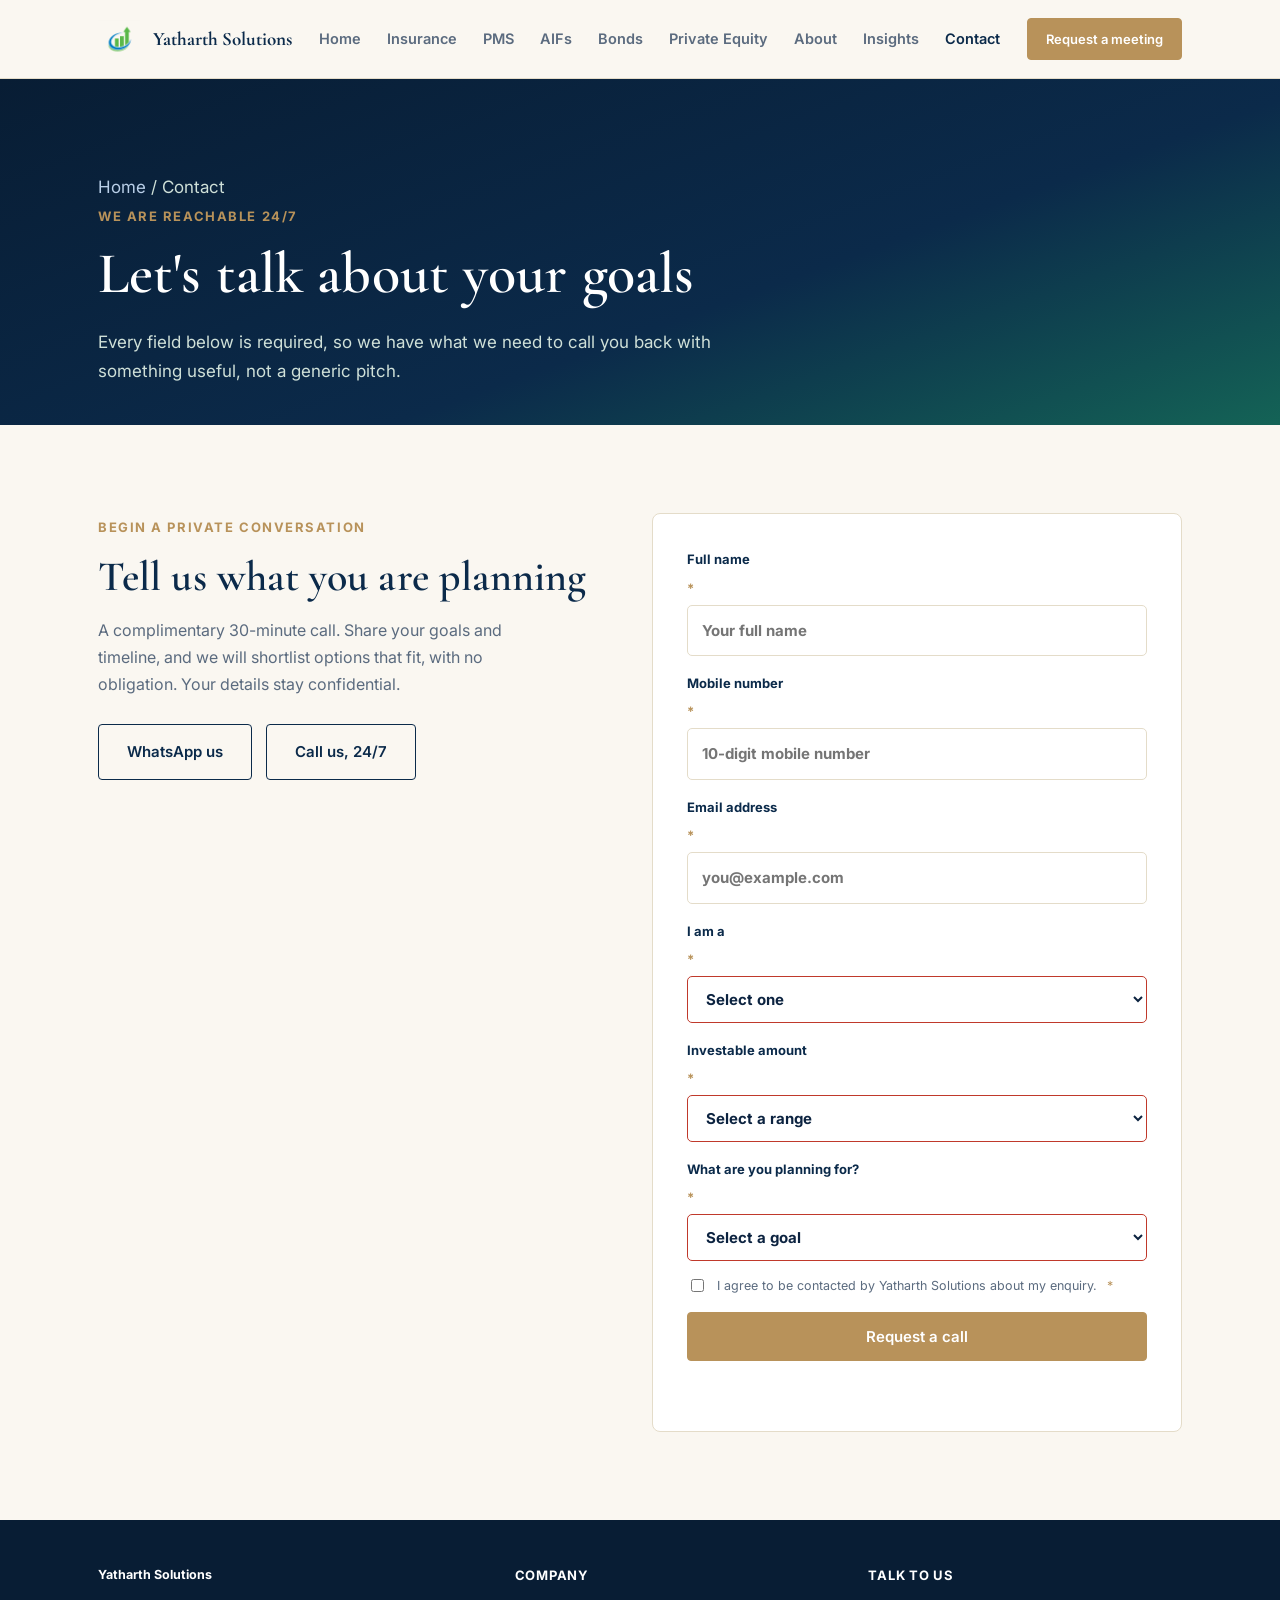
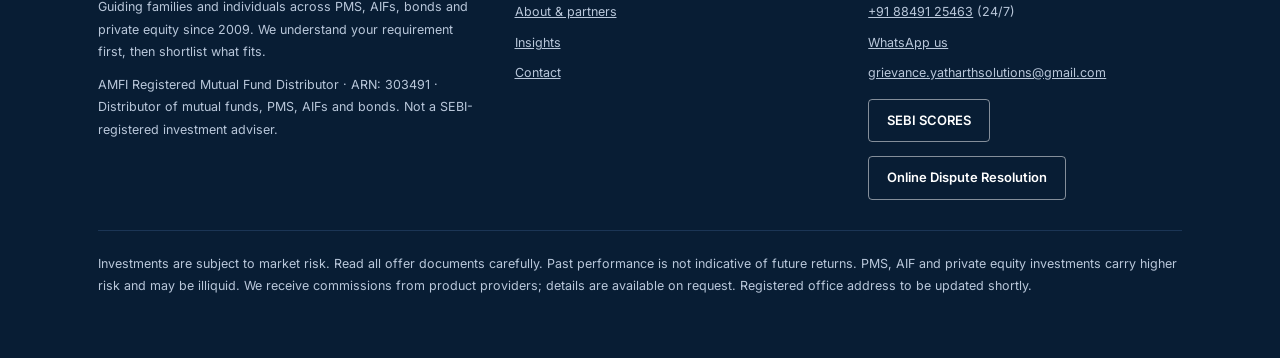
<file: contact.html>
<!DOCTYPE html>
<html lang="en">
<head>
<meta charset="utf-8">
<meta name="viewport" content="width=device-width, initial-scale=1, viewport-fit=cover">
<title>Contact — Yatharth Solutions</title>
<meta name="description" content="Reach Yatharth Solutions for a complimentary consultation on PMS, AIFs, bonds and private equity. Available 24/7.">
<link rel="icon" href="data:,">
<link rel="stylesheet" href="styles.css">
</head>
<body>
<header class="top"><div class="wrap"><nav>
 <a class="logo" href="index.html"><img src="logo.png" alt="Yatharth Solutions logo">Yatharth Solutions</a>
 <ul class="navlinks"><li><a href="index.html">Home</a></li><li><a href="insurance.html">Insurance</a></li><li><a href="pms.html">PMS</a></li><li><a href="aifs.html">AIFs</a></li><li><a href="bonds.html">Bonds</a></li><li><a href="private-equity.html">Private Equity</a></li><li><a href="about.html">About</a></li><li><a href="blog/index.html">Insights</a></li><li><a href="contact.html" aria-current="page">Contact</a></li></ul>
 <div class="row" style="align-items:center">
  <button class="burger" aria-label="Menu" aria-expanded="false">&#9776;</button>
  <a class="btn solid sm" href="contact.html">Request a meeting</a>
 </div>
</nav></div></header>
<section class="pagehero" style="padding-bottom:40px"><div class="wrap">
 <p class="crumb"><a href="index.html">Home</a> / Contact</p>
 <span class="eyebrow">We are reachable 24/7</span><h1>Let's talk about your goals</h1>
 <p>Every field below is required, so we have what we need to call you back with something useful, not a generic pitch.</p>
</div></section>
<section id="contactform"><div class="wrap">
 <div class="grid2" style="align-items:start">
  <div><span class="eyebrow">Begin a private conversation</span><h2 style="font-size:clamp(28px,3.6vw,42px);color:var(--navy)">Tell us what you are planning</h2>
   <p style="color:var(--mute);max-width:44ch;margin-top:16px">A complimentary 30-minute call. Share your goals and timeline, and we will shortlist options that fit, with no obligation. Your details stay confidential.</p>
   <div class="row" style="margin-top:26px"><a class="btn" href="#" data-wa>WhatsApp us</a><a class="btn" href="#" data-call>Call us, 24/7</a></div>
  </div>
  <div class="formcard">
  <form id="f" novalidate>
   <label>Full name <span class="req">*</span><input name="n" required autocomplete="name" placeholder="Your full name"></label>
   <label>Mobile number <span class="req">*</span><input name="p" type="tel" required autocomplete="tel" placeholder="10-digit mobile number"></label>
   <label>Email address <span class="req">*</span><input name="e" type="email" required autocomplete="email" placeholder="you@example.com"></label>
   <label>I am a <span class="req">*</span><select name="iam" required><option value="">Select one</option><option>HNI</option><option>UHNI</option><option>Family office</option><option>Business owner or promoter</option><option>Salaried professional</option><option>Other</option></select></label>
   <label>Investable amount <span class="req">*</span><select name="amount" required><option value="">Select a range</option><option>₹10,000 to ₹1 lakh</option><option>₹1 lakh to ₹10 lakh</option><option>₹10 lakh to ₹50 lakh</option><option>₹50 lakh to ₹1 crore</option><option>₹1 crore to ₹5 crore</option><option>₹5 crore to ₹25 crore</option><option>₹25 crore to ₹100 crore</option><option>Above ₹100 crore</option></select></label>
   <label>What are you planning for? <span class="req">*</span><select name="goal" id="goalSel" required><option value="">Select a goal</option><option>Protecting my family financially (insurance)</option><option>Regular income</option><option>Growing wealth over time</option><option>Protecting capital</option><option>Early-stage or unlisted exposure</option><option>Tax efficiency</option><option>Preserving and passing on wealth</option><option>Not sure yet</option></select></label>
   <div class="hp" aria-hidden="true"><label>Company<input name="company" tabindex="-1" autocomplete="off"></label></div>
   <label class="consent"><input type="checkbox" name="consent" required> I agree to be contacted by Yatharth Solutions about my enquiry. <span class="req">*</span></label>
   <button class="btn solid" type="submit">Request a call</button>
   <p class="note" id="msg" role="status"></p>
  </form>
  </div>
 </div>
</div></section>
<footer><div class="wrap">
 <div class="fgrid">
  <div><p><strong>Yatharth Solutions</strong></p><p>Guiding families and individuals across PMS, AIFs, bonds and private equity since 2009. We understand your requirement first, then shortlist what fits.</p>
   <p>AMFI Registered Mutual Fund Distributor · ARN: 303491 · Distributor of mutual funds, PMS, AIFs and bonds. Not a SEBI-registered investment adviser.</p></div>
  <div><h4>Company</h4><ul><li><a href="about.html">About &amp; partners</a></li><li><a href="blog/index.html">Insights</a></li><li><a href="contact.html">Contact</a></li></ul></div>
  <div><h4>Talk to us</h4><ul>
   <li><a href="tel:+918849125463">+91 88491 25463</a> (24/7)</li>
   <li><a href="#" data-wa>WhatsApp us</a></li>
   <li><a href="mailto:grievance.yatharthsolutions@gmail.com">grievance.yatharthsolutions@gmail.com</a></li>
  </ul>
  <div class="row" style="margin-top:14px"><a class="btn sm ghost" href="https://scores.sebi.gov.in/" target="_blank" rel="noopener noreferrer">SEBI SCORES</a><a class="btn sm ghost" href="https://smartodr.in/login" target="_blank" rel="noopener noreferrer">Online Dispute Resolution</a></div>
  </div>
 </div>
 <div class="fdisc"><p>Investments are subject to market risk. Read all offer documents carefully. Past performance is not indicative of future returns. PMS, AIF and private equity investments carry higher risk and may be illiquid. We receive commissions from product providers; details are available on request. Registered office address to be updated shortly.</p></div>
</div></footer>
<script src="app.js"></script>
</body>
</html>
</file>
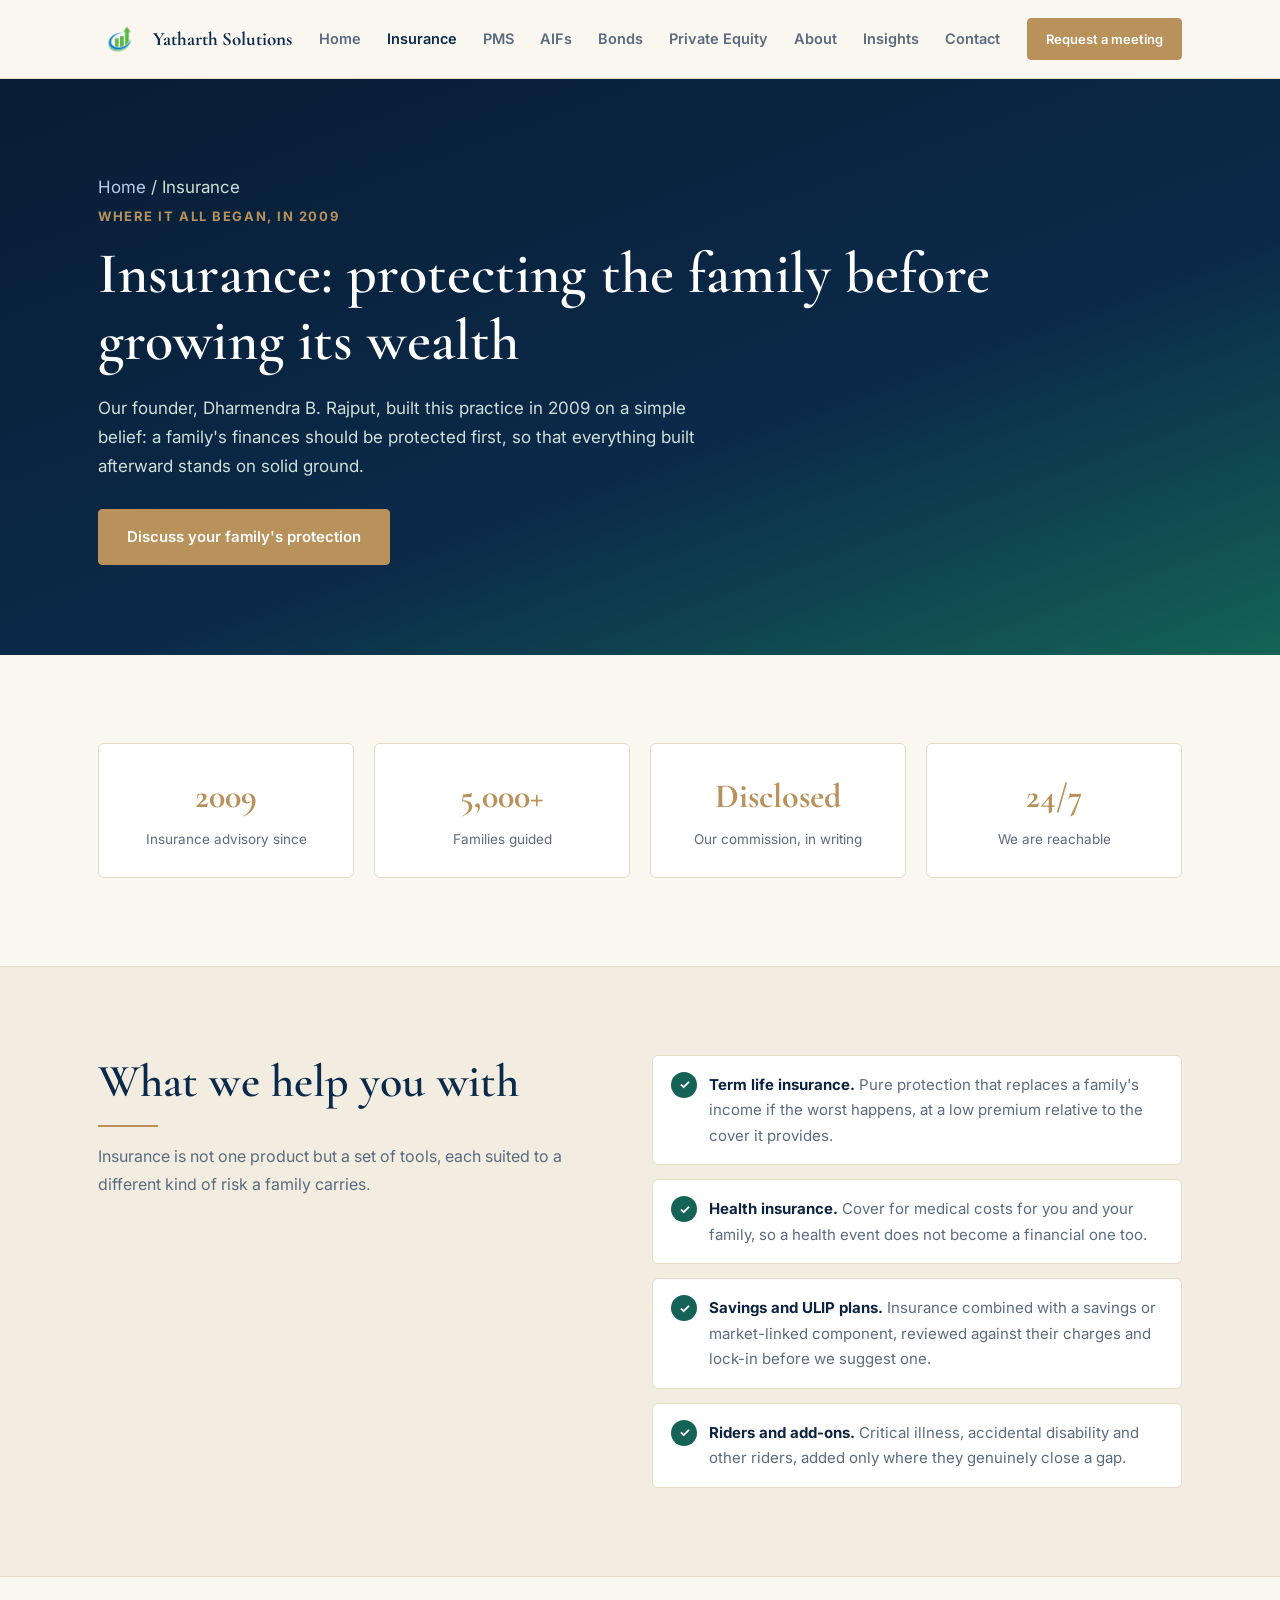
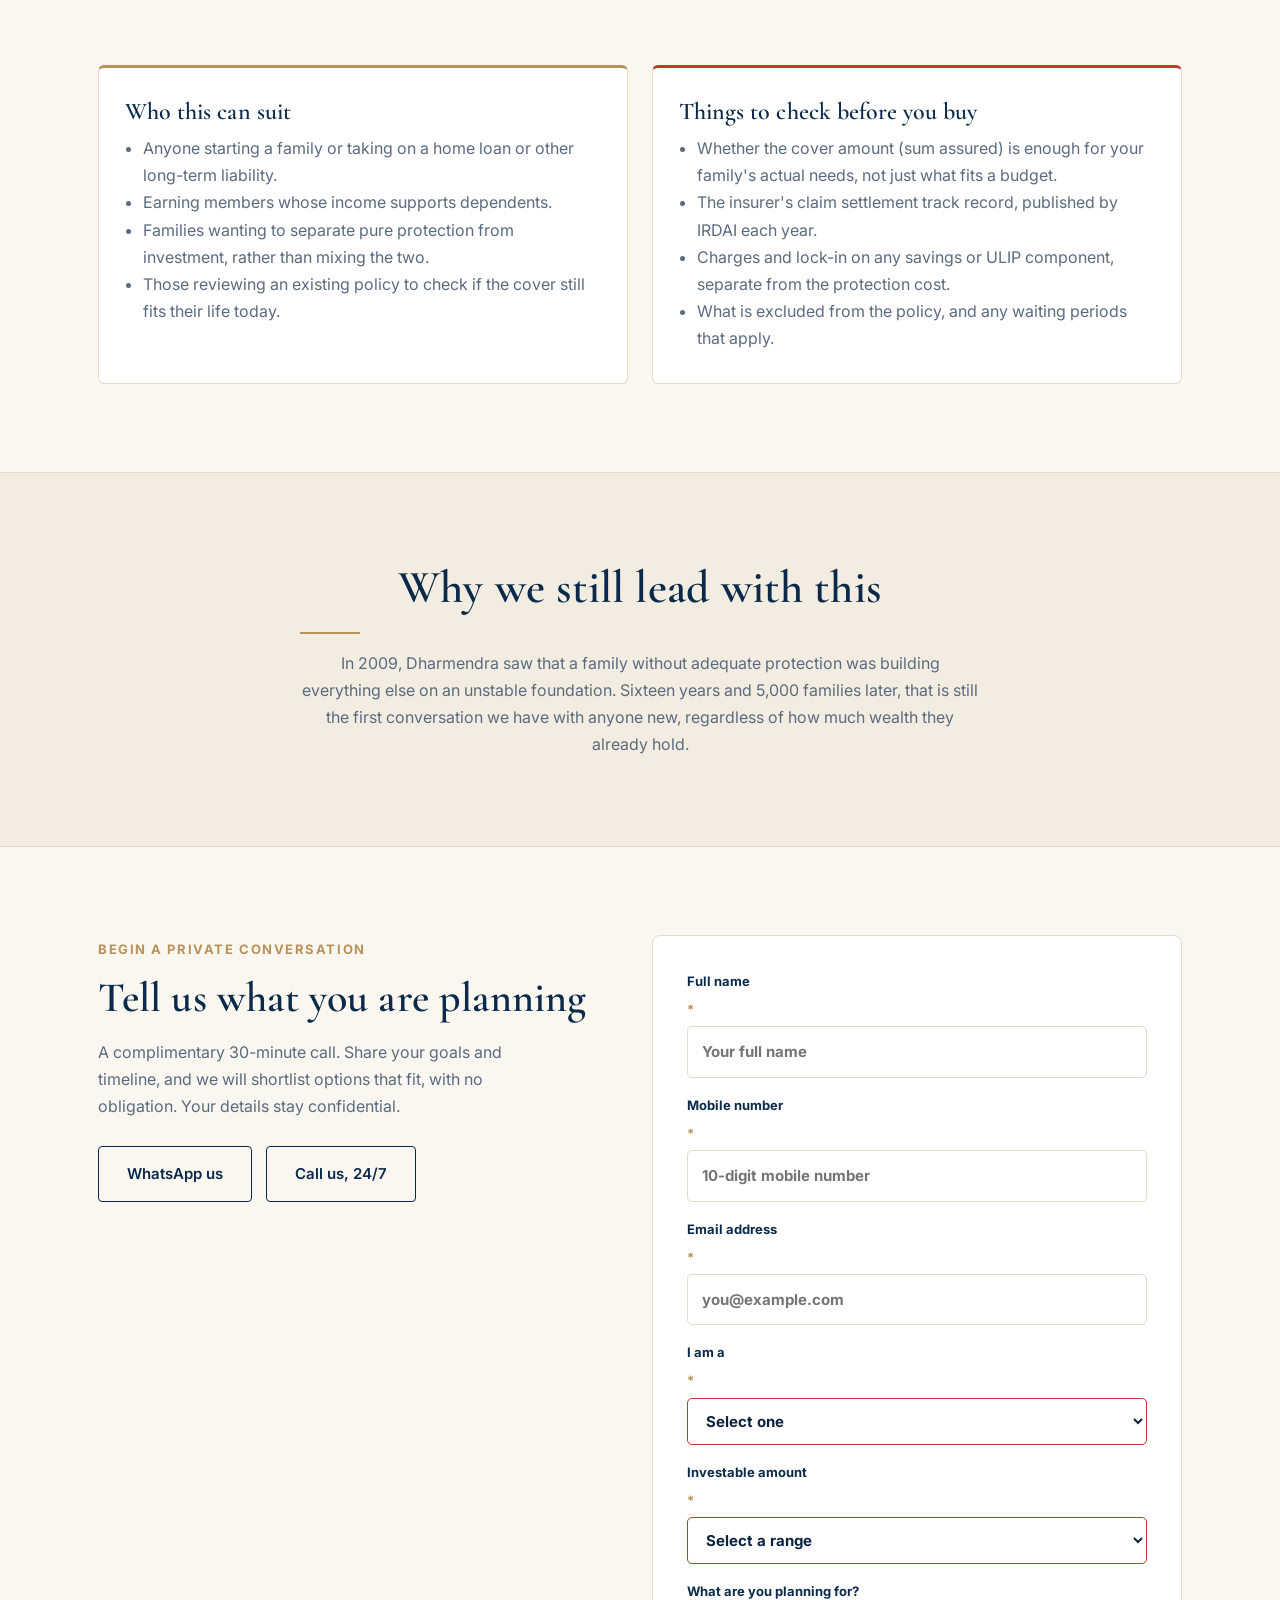
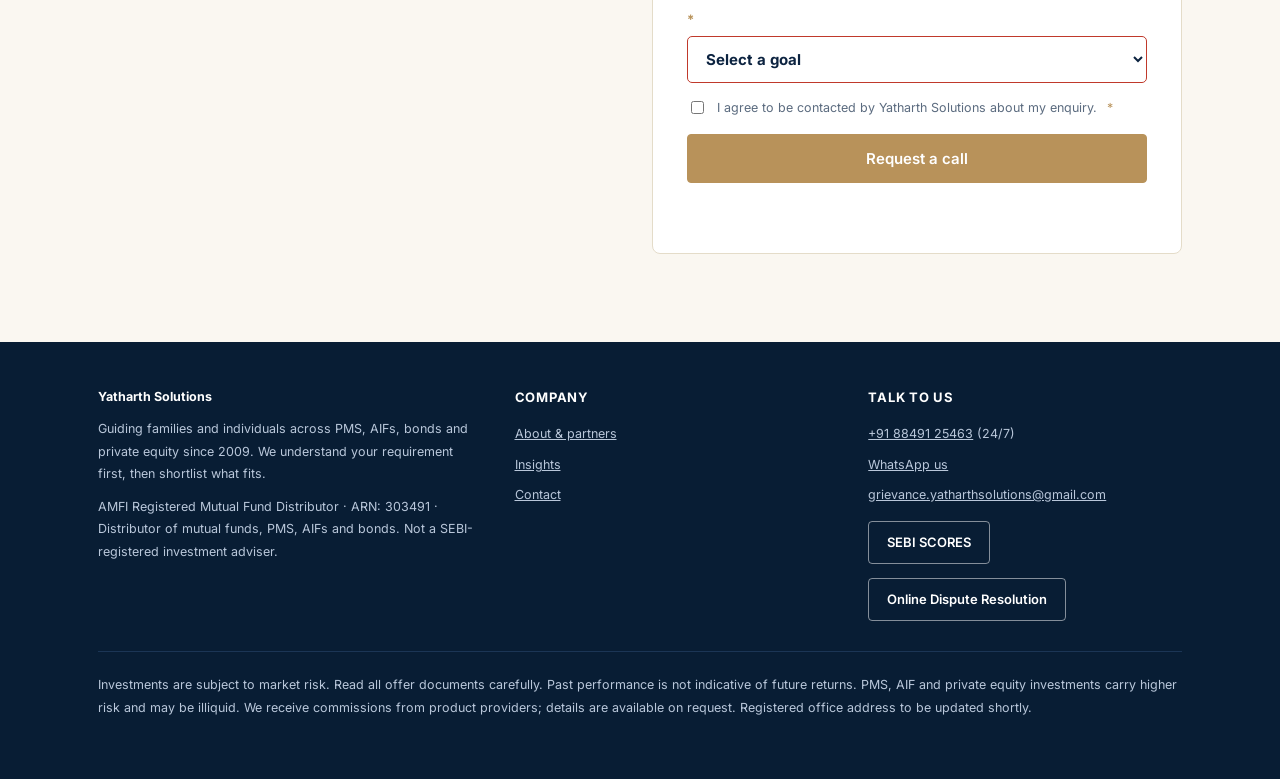
<file: insurance.html>
<!DOCTYPE html>
<html lang="en">
<head>
<meta charset="utf-8">
<meta name="viewport" content="width=device-width, initial-scale=1, viewport-fit=cover">
<title>Insurance — Yatharth Solutions</title>
<meta name="description" content="How Yatharth Solutions helps families choose the right term, health and savings insurance, the practice founded in 2009.">
<link rel="icon" href="data:,">
<link rel="stylesheet" href="styles.css">
</head>
<body>
<header class="top"><div class="wrap"><nav>
 <a class="logo" href="index.html"><img src="logo.png" alt="Yatharth Solutions logo">Yatharth Solutions</a>
 <ul class="navlinks"><li><a href="index.html">Home</a></li><li><a href="insurance.html" aria-current="page">Insurance</a></li><li><a href="pms.html">PMS</a></li><li><a href="aifs.html">AIFs</a></li><li><a href="bonds.html">Bonds</a></li><li><a href="private-equity.html">Private Equity</a></li><li><a href="about.html">About</a></li><li><a href="blog/index.html">Insights</a></li><li><a href="contact.html">Contact</a></li></ul>
 <div class="row" style="align-items:center">
  <button class="burger" aria-label="Menu" aria-expanded="false">&#9776;</button>
  <a class="btn solid sm" href="contact.html">Request a meeting</a>
 </div>
</nav></div></header>
<section class="pagehero"><div class="wrap">
 <p class="crumb"><a href="index.html">Home</a> / Insurance</p>
 <span class="eyebrow">Where it all began, in 2009</span><h1>Insurance: protecting the family before growing its wealth</h1>
 <p>Our founder, Dharmendra B. Rajput, built this practice in 2009 on a simple belief: a family's finances should be protected first, so that everything built afterward stands on solid ground.</p>
 <div class="row" style="margin-top:28px"><a class="btn solid" href="contact.html?goal=Protecting+my+family+financially+(insurance)">Discuss your family's protection</a></div>
</div></section><section><div class="wrap">
 <div class="stats">
  <div class="stat"><b>2009</b><span>Insurance advisory since</span></div>
  <div class="stat"><b>5,000+</b><span>Families guided</span></div>
  <div class="stat"><b>Disclosed</b><span>Our commission, in writing</span></div>
  <div class="stat"><b>24/7</b><span>We are reachable</span></div>
 </div>
</div></section><section class="alt"><div class="wrap grid2" style="align-items:start">
 <div class="head" style="margin:0"><h2>What we help you with</h2><p>Insurance is not one product but a set of tools, each suited to a different kind of risk a family carries.</p></div>
 <ul class="checks">
  <li><span><b>Term life insurance.</b> Pure protection that replaces a family's income if the worst happens, at a low premium relative to the cover it provides.</span></li>
  <li><span><b>Health insurance.</b> Cover for medical costs for you and your family, so a health event does not become a financial one too.</span></li>
  <li><span><b>Savings and ULIP plans.</b> Insurance combined with a savings or market-linked component, reviewed against their charges and lock-in before we suggest one.</span></li>
  <li><span><b>Riders and add-ons.</b> Critical illness, accidental disability and other riders, added only where they genuinely close a gap.</span></li>
 </ul>
</div></section><section><div class="wrap grid2">
 <div class="card"><h3>Who this can suit</h3><ul style="margin:0;padding-left:18px;color:var(--mute)">
  <li>Anyone starting a family or taking on a home loan or other long-term liability.</li>
  <li>Earning members whose income supports dependents.</li>
  <li>Families wanting to separate pure protection from investment, rather than mixing the two.</li>
  <li>Those reviewing an existing policy to check if the cover still fits their life today.</li>
 </ul></div>
 <div class="card" style="border-top-color:#C0392B"><h3>Things to check before you buy</h3><ul style="margin:0;padding-left:18px;color:var(--mute)">
  <li>Whether the cover amount (sum assured) is enough for your family's actual needs, not just what fits a budget.</li>
  <li>The insurer's claim settlement track record, published by IRDAI each year.</li>
  <li>Charges and lock-in on any savings or ULIP component, separate from the protection cost.</li>
  <li>What is excluded from the policy, and any waiting periods that apply.</li>
 </ul></div>
</div></section><section class="alt"><div class="wrap">
 <div class="head" style="margin:0 auto;text-align:center"><h2>Why we still lead with this</h2><p style="margin:16px auto 0">In 2009, Dharmendra saw that a family without adequate protection was building everything else on an unstable foundation. Sixteen years and 5,000 families later, that is still the first conversation we have with anyone new, regardless of how much wealth they already hold.</p></div>
</div></section>
<section id="contactform"><div class="wrap">
 <div class="grid2" style="align-items:start">
  <div><span class="eyebrow">Begin a private conversation</span><h2 style="font-size:clamp(28px,3.6vw,42px);color:var(--navy)">Tell us what you are planning</h2>
   <p style="color:var(--mute);max-width:44ch;margin-top:16px">A complimentary 30-minute call. Share your goals and timeline, and we will shortlist options that fit, with no obligation. Your details stay confidential.</p>
   <div class="row" style="margin-top:26px"><a class="btn" href="#" data-wa>WhatsApp us</a><a class="btn" href="#" data-call>Call us, 24/7</a></div>
  </div>
  <div class="formcard">
  <form id="f" novalidate>
   <label>Full name <span class="req">*</span><input name="n" required autocomplete="name" placeholder="Your full name"></label>
   <label>Mobile number <span class="req">*</span><input name="p" type="tel" required autocomplete="tel" placeholder="10-digit mobile number"></label>
   <label>Email address <span class="req">*</span><input name="e" type="email" required autocomplete="email" placeholder="you@example.com"></label>
   <label>I am a <span class="req">*</span><select name="iam" required><option value="">Select one</option><option>HNI</option><option>UHNI</option><option>Family office</option><option>Business owner or promoter</option><option>Salaried professional</option><option>Other</option></select></label>
   <label>Investable amount <span class="req">*</span><select name="amount" required><option value="">Select a range</option><option>₹10,000 to ₹1 lakh</option><option>₹1 lakh to ₹10 lakh</option><option>₹10 lakh to ₹50 lakh</option><option>₹50 lakh to ₹1 crore</option><option>₹1 crore to ₹5 crore</option><option>₹5 crore to ₹25 crore</option><option>₹25 crore to ₹100 crore</option><option>Above ₹100 crore</option></select></label>
   <label>What are you planning for? <span class="req">*</span><select name="goal" id="goalSel" required><option value="">Select a goal</option><option>Protecting my family financially (insurance)</option><option>Regular income</option><option>Growing wealth over time</option><option>Protecting capital</option><option>Early-stage or unlisted exposure</option><option>Tax efficiency</option><option>Preserving and passing on wealth</option><option>Not sure yet</option></select></label>
   <div class="hp" aria-hidden="true"><label>Company<input name="company" tabindex="-1" autocomplete="off"></label></div>
   <label class="consent"><input type="checkbox" name="consent" required> I agree to be contacted by Yatharth Solutions about my enquiry. <span class="req">*</span></label>
   <button class="btn solid" type="submit">Request a call</button>
   <p class="note" id="msg" role="status"></p>
  </form>
  </div>
 </div>
</div></section>
<footer><div class="wrap">
 <div class="fgrid">
  <div><p><strong>Yatharth Solutions</strong></p><p>Guiding families and individuals across PMS, AIFs, bonds and private equity since 2009. We understand your requirement first, then shortlist what fits.</p>
   <p>AMFI Registered Mutual Fund Distributor · ARN: 303491 · Distributor of mutual funds, PMS, AIFs and bonds. Not a SEBI-registered investment adviser.</p></div>
  <div><h4>Company</h4><ul><li><a href="about.html">About &amp; partners</a></li><li><a href="blog/index.html">Insights</a></li><li><a href="contact.html">Contact</a></li></ul></div>
  <div><h4>Talk to us</h4><ul>
   <li><a href="tel:+918849125463">+91 88491 25463</a> (24/7)</li>
   <li><a href="#" data-wa>WhatsApp us</a></li>
   <li><a href="mailto:grievance.yatharthsolutions@gmail.com">grievance.yatharthsolutions@gmail.com</a></li>
  </ul>
  <div class="row" style="margin-top:14px"><a class="btn sm ghost" href="https://scores.sebi.gov.in/" target="_blank" rel="noopener noreferrer">SEBI SCORES</a><a class="btn sm ghost" href="https://smartodr.in/login" target="_blank" rel="noopener noreferrer">Online Dispute Resolution</a></div>
  </div>
 </div>
 <div class="fdisc"><p>Investments are subject to market risk. Read all offer documents carefully. Past performance is not indicative of future returns. PMS, AIF and private equity investments carry higher risk and may be illiquid. We receive commissions from product providers; details are available on request. Registered office address to be updated shortly.</p></div>
</div></footer>
<script src="app.js"></script>
</body>
</html>
</file>
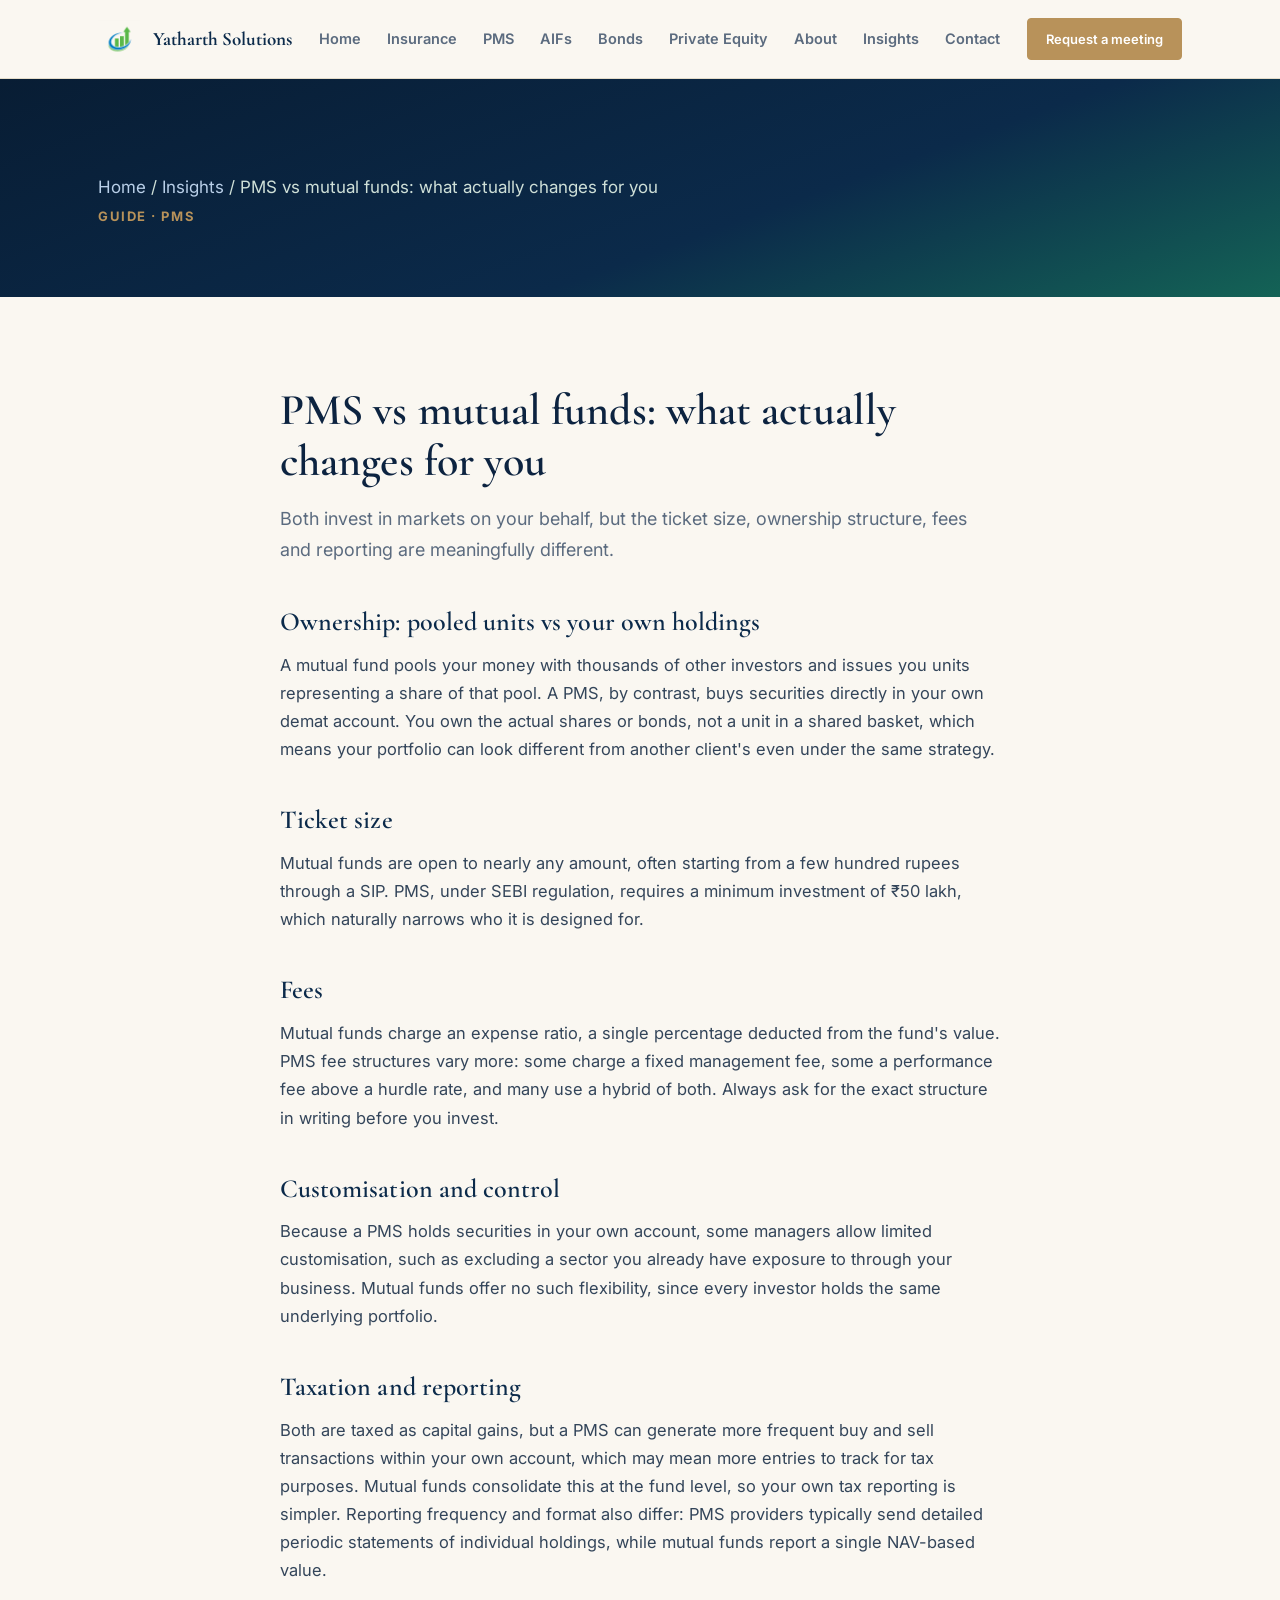
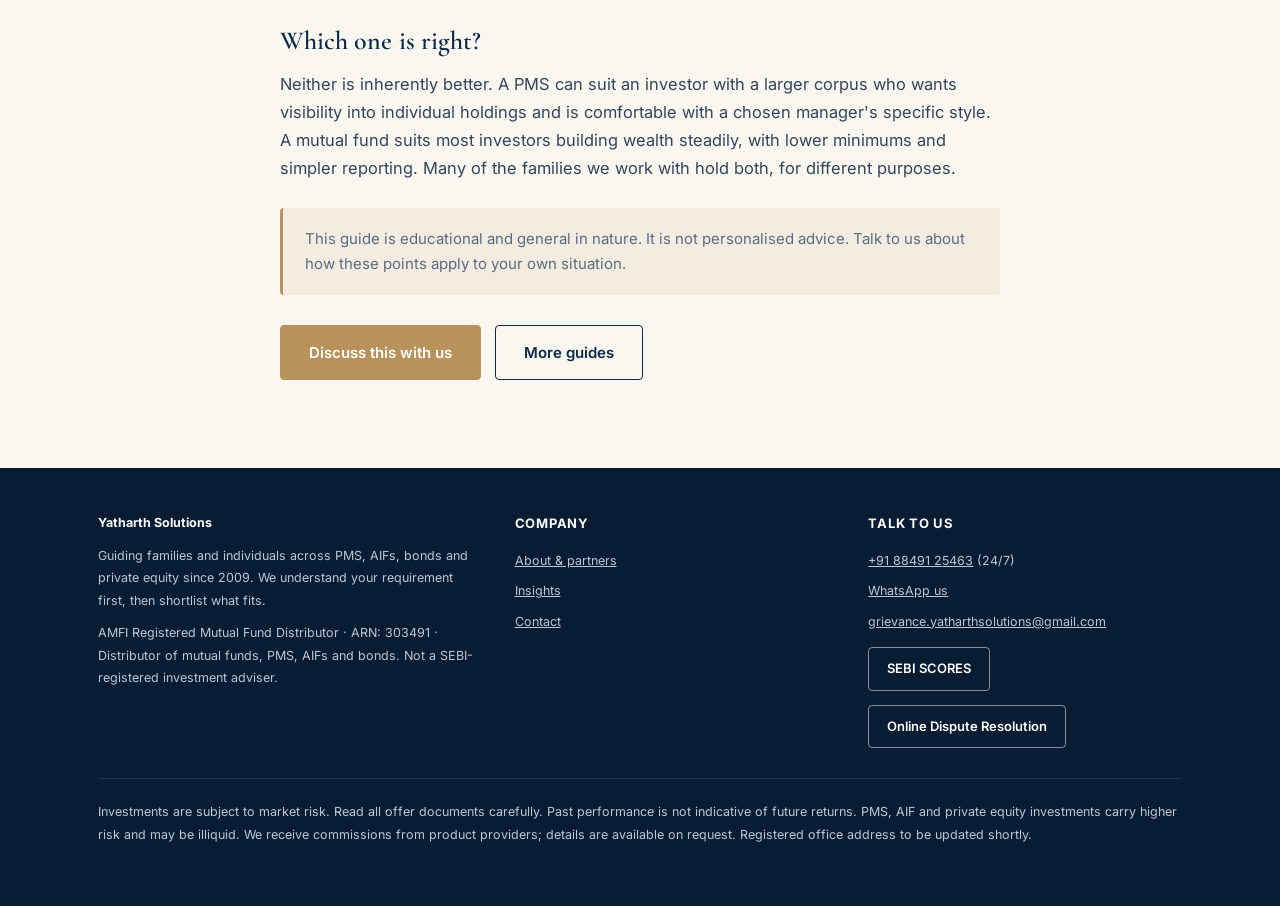
<file: pms-vs-mutual-funds.html>
<!DOCTYPE html>
<html lang="en">
<head>
<meta charset="utf-8">
<meta name="viewport" content="width=device-width, initial-scale=1, viewport-fit=cover">
<title>PMS vs mutual funds: what actually changes for you — Yatharth Solutions</title>
<meta name="description" content="Both invest in markets on your behalf, but the ticket size, ownership structure, fees and reporting are meaningfully different.">
<link rel="icon" href="data:,">
<link rel="stylesheet" href="../styles.css">
</head>
<body>
<header class="top"><div class="wrap"><nav>
 <a class="logo" href="../index.html"><img src="../logo.png" alt="Yatharth Solutions logo">Yatharth Solutions</a>
 <ul class="navlinks"><li><a href="../index.html">Home</a></li><li><a href="../insurance.html">Insurance</a></li><li><a href="../pms.html">PMS</a></li><li><a href="../aifs.html">AIFs</a></li><li><a href="../bonds.html">Bonds</a></li><li><a href="../private-equity.html">Private Equity</a></li><li><a href="../about.html">About</a></li><li><a href="../blog/index.html">Insights</a></li><li><a href="../contact.html">Contact</a></li></ul>
 <div class="row" style="align-items:center">
  <button class="burger" aria-label="Menu" aria-expanded="false">&#9776;</button>
  <a class="btn solid sm" href="../contact.html">Request a meeting</a>
 </div>
</nav></div></header>
<section class="pagehero" style="padding-bottom:56px"><div class="wrap">
 <p class="crumb"><a href="../index.html">Home</a> / <a href="index.html">Insights</a> / PMS vs mutual funds: what actually changes for you</p>
 <span class="eyebrow">Guide · PMS</span>
</div></section><section><div class="wrap"><article class="bp">
 <h1>PMS vs mutual funds: what actually changes for you</h1><p class="lead">Both invest in markets on your behalf, but the ticket size, ownership structure, fees and reporting are meaningfully different.</p>
 <h2>Ownership: pooled units vs your own holdings</h2>
 <p>A mutual fund pools your money with thousands of other investors and issues you units representing a share of that pool. A PMS, by contrast, buys securities directly in your own demat account. You own the actual shares or bonds, not a unit in a shared basket, which means your portfolio can look different from another client's even under the same strategy.</p>
 <h2>Ticket size</h2>
 <p>Mutual funds are open to nearly any amount, often starting from a few hundred rupees through a SIP. PMS, under SEBI regulation, requires a minimum investment of ₹50 lakh, which naturally narrows who it is designed for.</p>
 <h2>Fees</h2>
 <p>Mutual funds charge an expense ratio, a single percentage deducted from the fund's value. PMS fee structures vary more: some charge a fixed management fee, some a performance fee above a hurdle rate, and many use a hybrid of both. Always ask for the exact structure in writing before you invest.</p>
 <h2>Customisation and control</h2>
 <p>Because a PMS holds securities in your own account, some managers allow limited customisation, such as excluding a sector you already have exposure to through your business. Mutual funds offer no such flexibility, since every investor holds the same underlying portfolio.</p>
 <h2>Taxation and reporting</h2>
 <p>Both are taxed as capital gains, but a PMS can generate more frequent buy and sell transactions within your own account, which may mean more entries to track for tax purposes. Mutual funds consolidate this at the fund level, so your own tax reporting is simpler. Reporting frequency and format also differ: PMS providers typically send detailed periodic statements of individual holdings, while mutual funds report a single NAV-based value.</p>
 <h2>Which one is right?</h2>
 <p>Neither is inherently better. A PMS can suit an investor with a larger corpus who wants visibility into individual holdings and is comfortable with a chosen manager's specific style. A mutual fund suits most investors building wealth steadily, with lower minimums and simpler reporting. Many of the families we work with hold both, for different purposes.</p>
 <div class="callout">This guide is educational and general in nature. It is not personalised advice. Talk to us about how these points apply to your own situation.</div>
 <div class="row" style="margin-top:30px"><a class="btn solid" href="../contact.html">Discuss this with us</a><a class="btn" href="index.html">More guides</a></div>
</article></div></section>
<footer><div class="wrap">
 <div class="fgrid">
  <div><p><strong>Yatharth Solutions</strong></p><p>Guiding families and individuals across PMS, AIFs, bonds and private equity since 2009. We understand your requirement first, then shortlist what fits.</p>
   <p>AMFI Registered Mutual Fund Distributor · ARN: 303491 · Distributor of mutual funds, PMS, AIFs and bonds. Not a SEBI-registered investment adviser.</p></div>
  <div><h4>Company</h4><ul><li><a href="../about.html">About &amp; partners</a></li><li><a href="../blog/index.html">Insights</a></li><li><a href="../contact.html">Contact</a></li></ul></div>
  <div><h4>Talk to us</h4><ul>
   <li><a href="tel:+918849125463">+91 88491 25463</a> (24/7)</li>
   <li><a href="#" data-wa>WhatsApp us</a></li>
   <li><a href="mailto:grievance.yatharthsolutions@gmail.com">grievance.yatharthsolutions@gmail.com</a></li>
  </ul>
  <div class="row" style="margin-top:14px"><a class="btn sm ghost" href="https://scores.sebi.gov.in/" target="_blank" rel="noopener noreferrer">SEBI SCORES</a><a class="btn sm ghost" href="https://smartodr.in/login" target="_blank" rel="noopener noreferrer">Online Dispute Resolution</a></div>
  </div>
 </div>
 <div class="fdisc"><p>Investments are subject to market risk. Read all offer documents carefully. Past performance is not indicative of future returns. PMS, AIF and private equity investments carry higher risk and may be illiquid. We receive commissions from product providers; details are available on request. Registered office address to be updated shortly.</p></div>
</div></footer>
<script src="../app.js"></script>
</body>
</html>
</file>
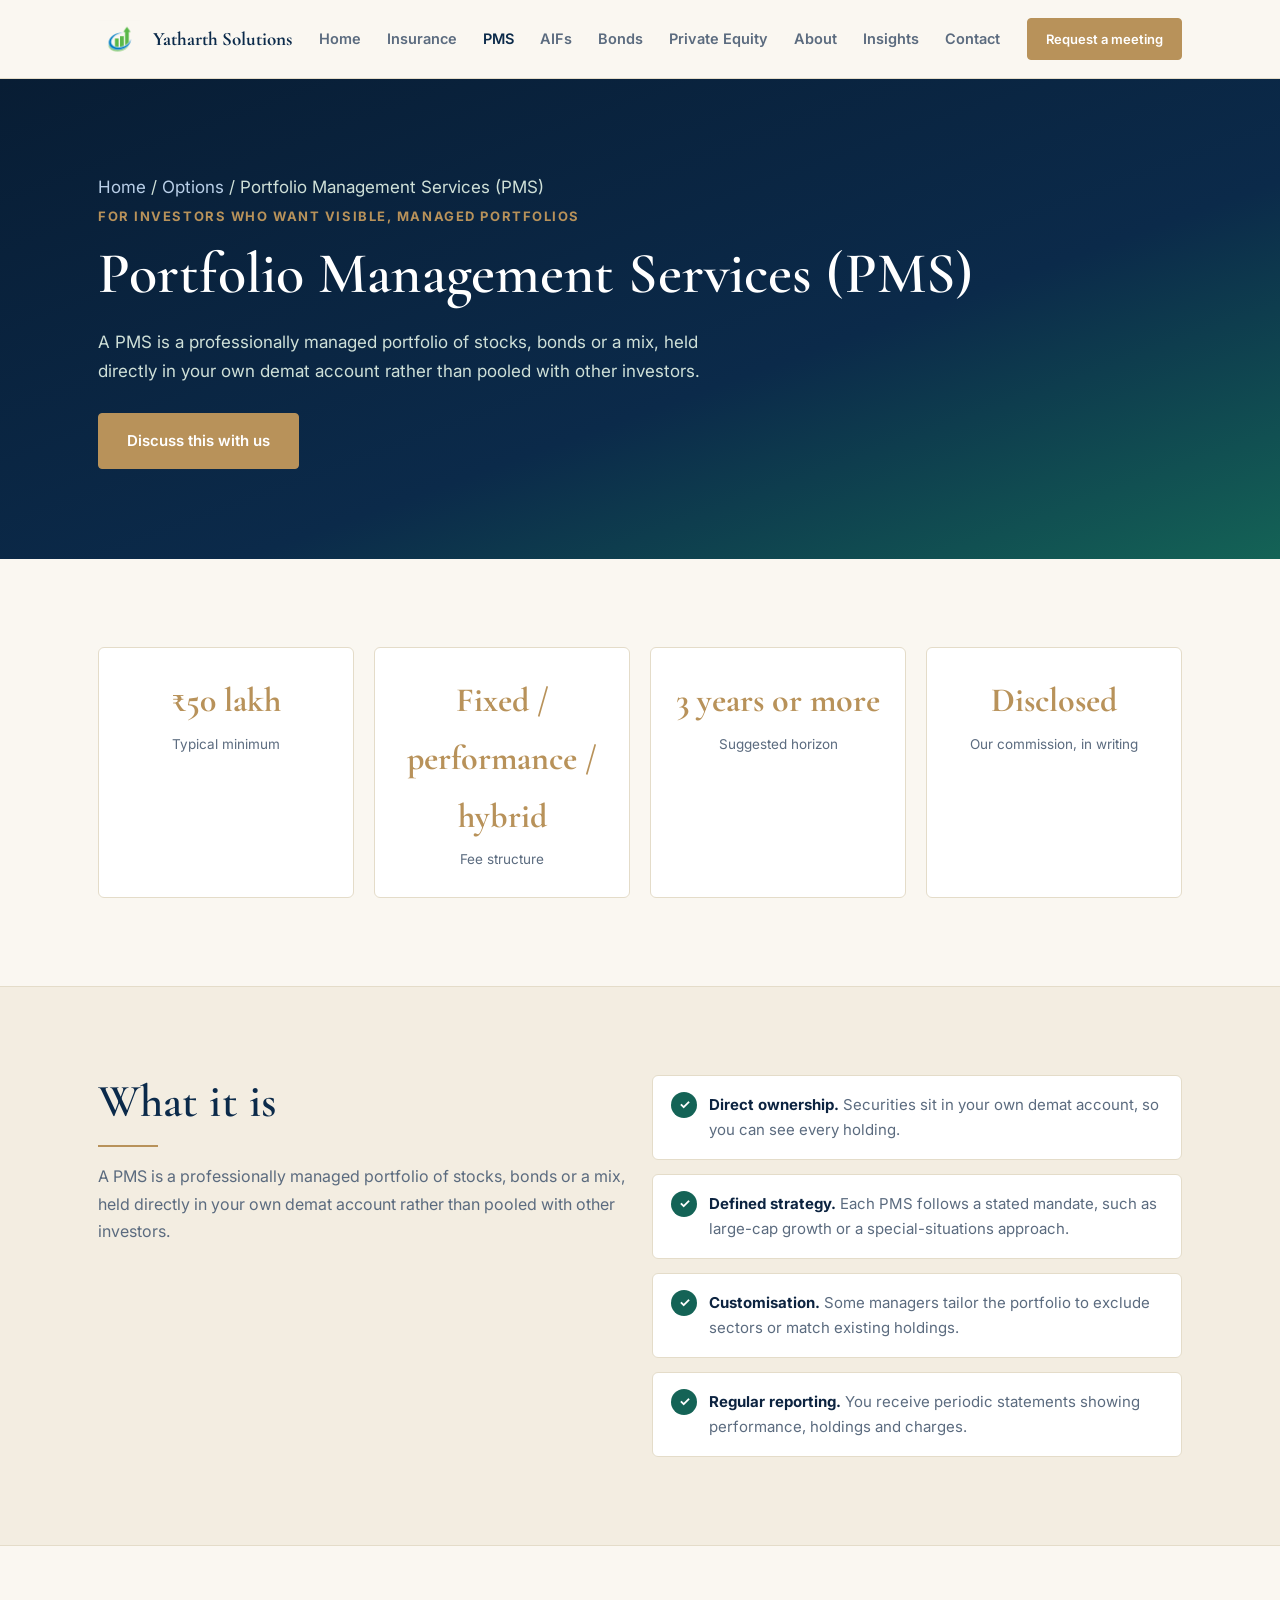
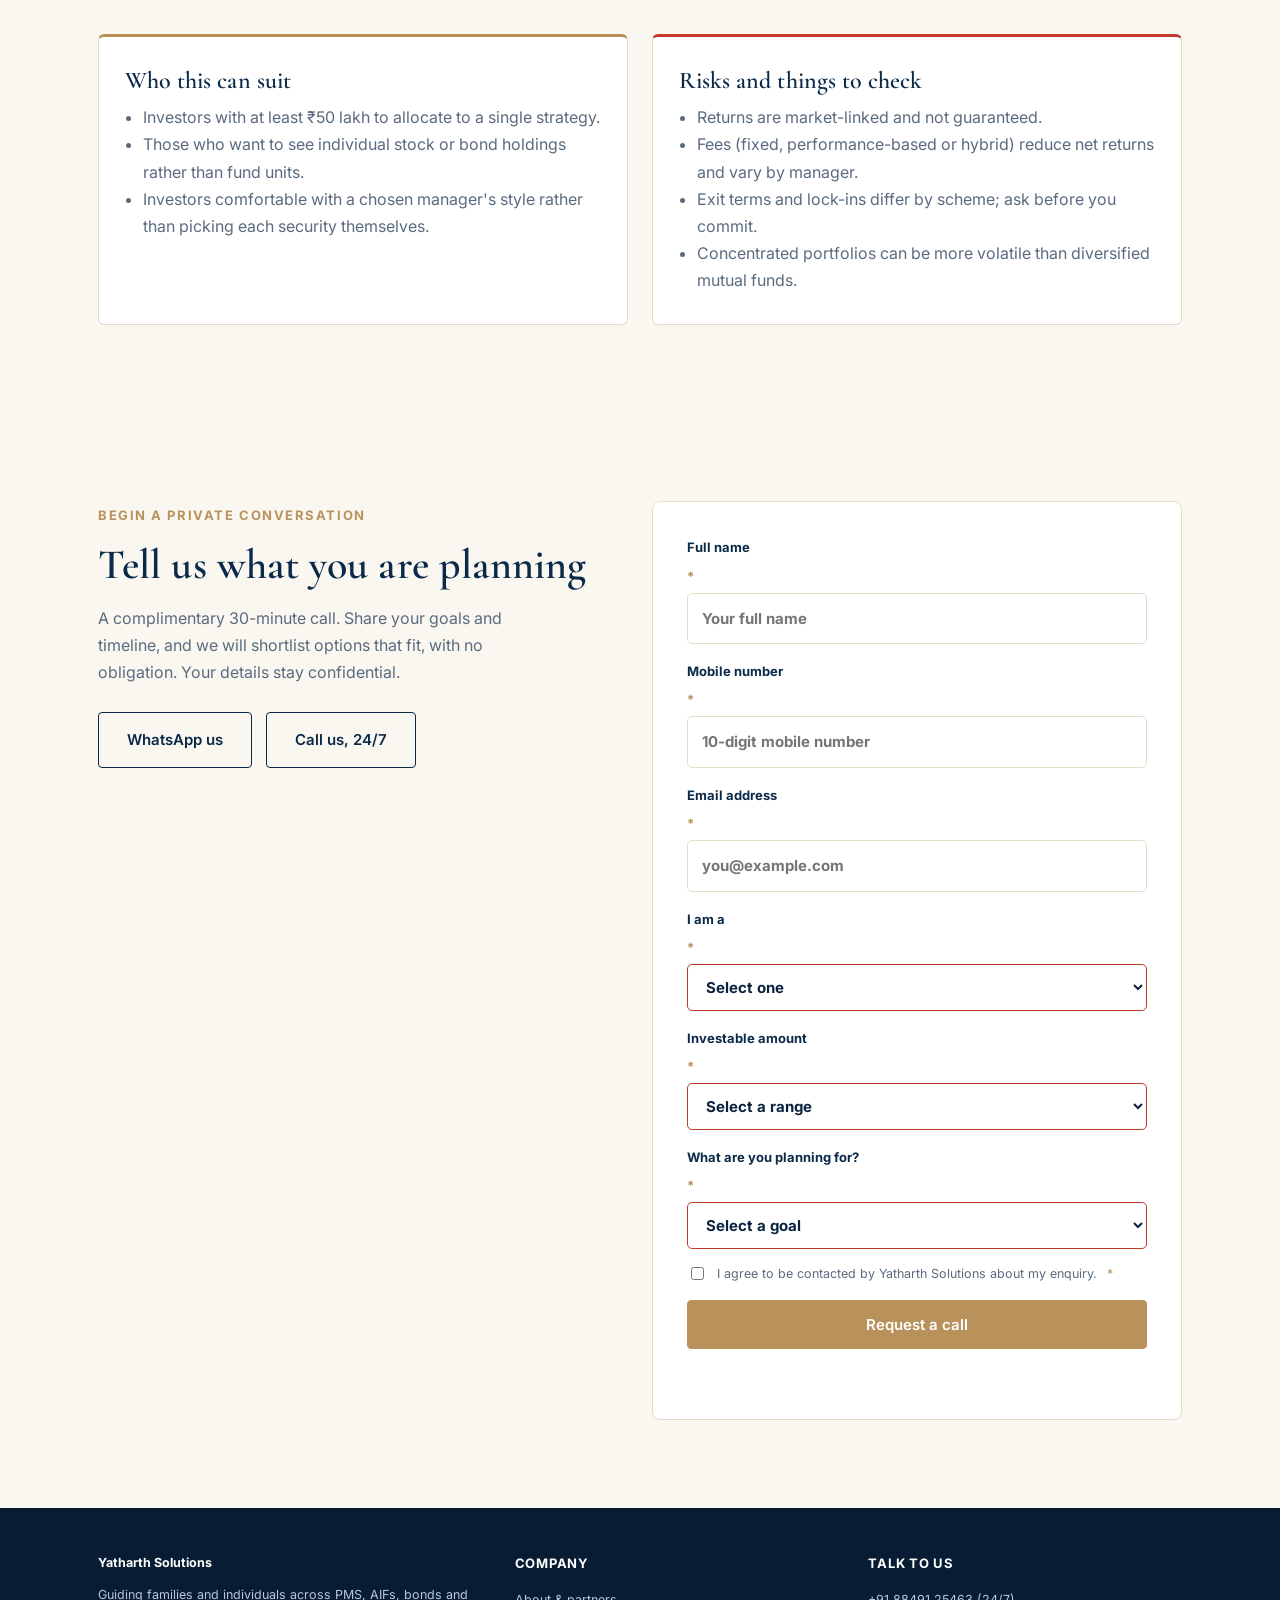
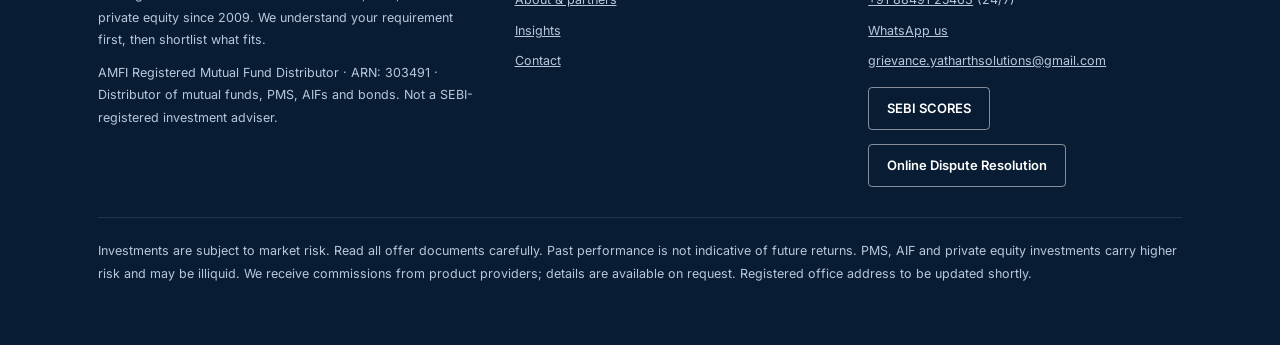
<file: pms.html>
<!DOCTYPE html>
<html lang="en">
<head>
<meta charset="utf-8">
<meta name="viewport" content="width=device-width, initial-scale=1, viewport-fit=cover">
<title>Portfolio Management Services (PMS) — Yatharth Solutions</title>
<meta name="description" content="Yatharth Solutions on Portfolio Management Services (PMS): who it suits, typical minimums, fees and the risks to understand before you invest.">
<link rel="icon" href="data:,">
<link rel="stylesheet" href="styles.css">
</head>
<body>
<header class="top"><div class="wrap"><nav>
 <a class="logo" href="index.html"><img src="logo.png" alt="Yatharth Solutions logo">Yatharth Solutions</a>
 <ul class="navlinks"><li><a href="index.html">Home</a></li><li><a href="insurance.html">Insurance</a></li><li><a href="pms.html" aria-current="page">PMS</a></li><li><a href="aifs.html">AIFs</a></li><li><a href="bonds.html">Bonds</a></li><li><a href="private-equity.html">Private Equity</a></li><li><a href="about.html">About</a></li><li><a href="blog/index.html">Insights</a></li><li><a href="contact.html">Contact</a></li></ul>
 <div class="row" style="align-items:center">
  <button class="burger" aria-label="Menu" aria-expanded="false">&#9776;</button>
  <a class="btn solid sm" href="contact.html">Request a meeting</a>
 </div>
</nav></div></header>
<section class="pagehero"><div class="wrap">
 <p class="crumb"><a href="index.html">Home</a> / <a href="index.html#solutions">Options</a> / Portfolio Management Services (PMS)</p>
 <span class="eyebrow">For investors who want visible, managed portfolios</span><h1>Portfolio Management Services (PMS)</h1><p>A PMS is a professionally managed portfolio of stocks, bonds or a mix, held directly in your own demat account rather than pooled with other investors.</p>
 <div class="row" style="margin-top:28px"><a class="btn solid" href="contact.html?goal=PMS">Discuss this with us</a></div>
</div></section><section><div class="wrap">
 <div class="stats">
  <div class="stat"><b>₹50 lakh</b><span>Typical minimum</span></div>
  <div class="stat"><b>Fixed / performance / hybrid</b><span>Fee structure</span></div>
  <div class="stat"><b>3 years or more</b><span>Suggested horizon</span></div>
  <div class="stat"><b>Disclosed</b><span>Our commission, in writing</span></div>
 </div>
</div></section><section class="alt"><div class="wrap grid2" style="align-items:start">
 <div class="head" style="margin:0"><h2>What it is</h2><p>A PMS is a professionally managed portfolio of stocks, bonds or a mix, held directly in your own demat account rather than pooled with other investors.</p></div>
 <ul class="checks"><li><span><b>Direct ownership.</b> Securities sit in your own demat account, so you can see every holding.</span></li><li><span><b>Defined strategy.</b> Each PMS follows a stated mandate, such as large-cap growth or a special-situations approach.</span></li><li><span><b>Customisation.</b> Some managers tailor the portfolio to exclude sectors or match existing holdings.</span></li><li><span><b>Regular reporting.</b> You receive periodic statements showing performance, holdings and charges.</span></li></ul>
</div></section><section><div class="wrap grid2">
 <div class="card"><h3>Who this can suit</h3><ul style="margin:0;padding-left:18px;color:var(--mute)"><li>Investors with at least ₹50 lakh to allocate to a single strategy.</li><li>Those who want to see individual stock or bond holdings rather than fund units.</li><li>Investors comfortable with a chosen manager's style rather than picking each security themselves.</li></ul></div>
 <div class="card" style="border-top-color:#C0392B"><h3>Risks and things to check</h3><ul style="margin:0;padding-left:18px;color:var(--mute)"><li>Returns are market-linked and not guaranteed.</li><li>Fees (fixed, performance-based or hybrid) reduce net returns and vary by manager.</li><li>Exit terms and lock-ins differ by scheme; ask before you commit.</li><li>Concentrated portfolios can be more volatile than diversified mutual funds.</li></ul></div>
</div></section>
<section id="contactform"><div class="wrap">
 <div class="grid2" style="align-items:start">
  <div><span class="eyebrow">Begin a private conversation</span><h2 style="font-size:clamp(28px,3.6vw,42px);color:var(--navy)">Tell us what you are planning</h2>
   <p style="color:var(--mute);max-width:44ch;margin-top:16px">A complimentary 30-minute call. Share your goals and timeline, and we will shortlist options that fit, with no obligation. Your details stay confidential.</p>
   <div class="row" style="margin-top:26px"><a class="btn" href="#" data-wa>WhatsApp us</a><a class="btn" href="#" data-call>Call us, 24/7</a></div>
  </div>
  <div class="formcard">
  <form id="f" novalidate>
   <label>Full name <span class="req">*</span><input name="n" required autocomplete="name" placeholder="Your full name"></label>
   <label>Mobile number <span class="req">*</span><input name="p" type="tel" required autocomplete="tel" placeholder="10-digit mobile number"></label>
   <label>Email address <span class="req">*</span><input name="e" type="email" required autocomplete="email" placeholder="you@example.com"></label>
   <label>I am a <span class="req">*</span><select name="iam" required><option value="">Select one</option><option>HNI</option><option>UHNI</option><option>Family office</option><option>Business owner or promoter</option><option>Salaried professional</option><option>Other</option></select></label>
   <label>Investable amount <span class="req">*</span><select name="amount" required><option value="">Select a range</option><option>₹10,000 to ₹1 lakh</option><option>₹1 lakh to ₹10 lakh</option><option>₹10 lakh to ₹50 lakh</option><option>₹50 lakh to ₹1 crore</option><option>₹1 crore to ₹5 crore</option><option>₹5 crore to ₹25 crore</option><option>₹25 crore to ₹100 crore</option><option>Above ₹100 crore</option></select></label>
   <label>What are you planning for? <span class="req">*</span><select name="goal" id="goalSel" required><option value="">Select a goal</option><option>Regular income</option><option>Growing wealth over time</option><option>Protecting capital</option><option>Early-stage or unlisted exposure</option><option>Tax efficiency</option><option>Preserving and passing on wealth</option><option>Not sure yet</option></select></label>
   <div class="hp" aria-hidden="true"><label>Company<input name="company" tabindex="-1" autocomplete="off"></label></div>
   <label class="consent"><input type="checkbox" name="consent" required> I agree to be contacted by Yatharth Solutions about my enquiry. <span class="req">*</span></label>
   <button class="btn solid" type="submit">Request a call</button>
   <p class="note" id="msg" role="status"></p>
  </form>
  </div>
 </div>
</div></section>
<footer><div class="wrap">
 <div class="fgrid">
  <div><p><strong>Yatharth Solutions</strong></p><p>Guiding families and individuals across PMS, AIFs, bonds and private equity since 2009. We understand your requirement first, then shortlist what fits.</p>
   <p>AMFI Registered Mutual Fund Distributor · ARN: 303491 · Distributor of mutual funds, PMS, AIFs and bonds. Not a SEBI-registered investment adviser.</p></div>
  <div><h4>Company</h4><ul><li><a href="about.html">About &amp; partners</a></li><li><a href="blog/index.html">Insights</a></li><li><a href="contact.html">Contact</a></li></ul></div>
  <div><h4>Talk to us</h4><ul>
   <li><a href="tel:+918849125463">+91 88491 25463</a> (24/7)</li>
   <li><a href="#" data-wa>WhatsApp us</a></li>
   <li><a href="mailto:grievance.yatharthsolutions@gmail.com">grievance.yatharthsolutions@gmail.com</a></li>
  </ul>
  <div class="row" style="margin-top:14px"><a class="btn sm ghost" href="https://scores.sebi.gov.in/" target="_blank" rel="noopener noreferrer">SEBI SCORES</a><a class="btn sm ghost" href="https://smartodr.in/login" target="_blank" rel="noopener noreferrer">Online Dispute Resolution</a></div>
  </div>
 </div>
 <div class="fdisc"><p>Investments are subject to market risk. Read all offer documents carefully. Past performance is not indicative of future returns. PMS, AIF and private equity investments carry higher risk and may be illiquid. We receive commissions from product providers; details are available on request. Registered office address to be updated shortly.</p></div>
</div></footer>
<script src="app.js"></script>
</body>
</html>
</file>
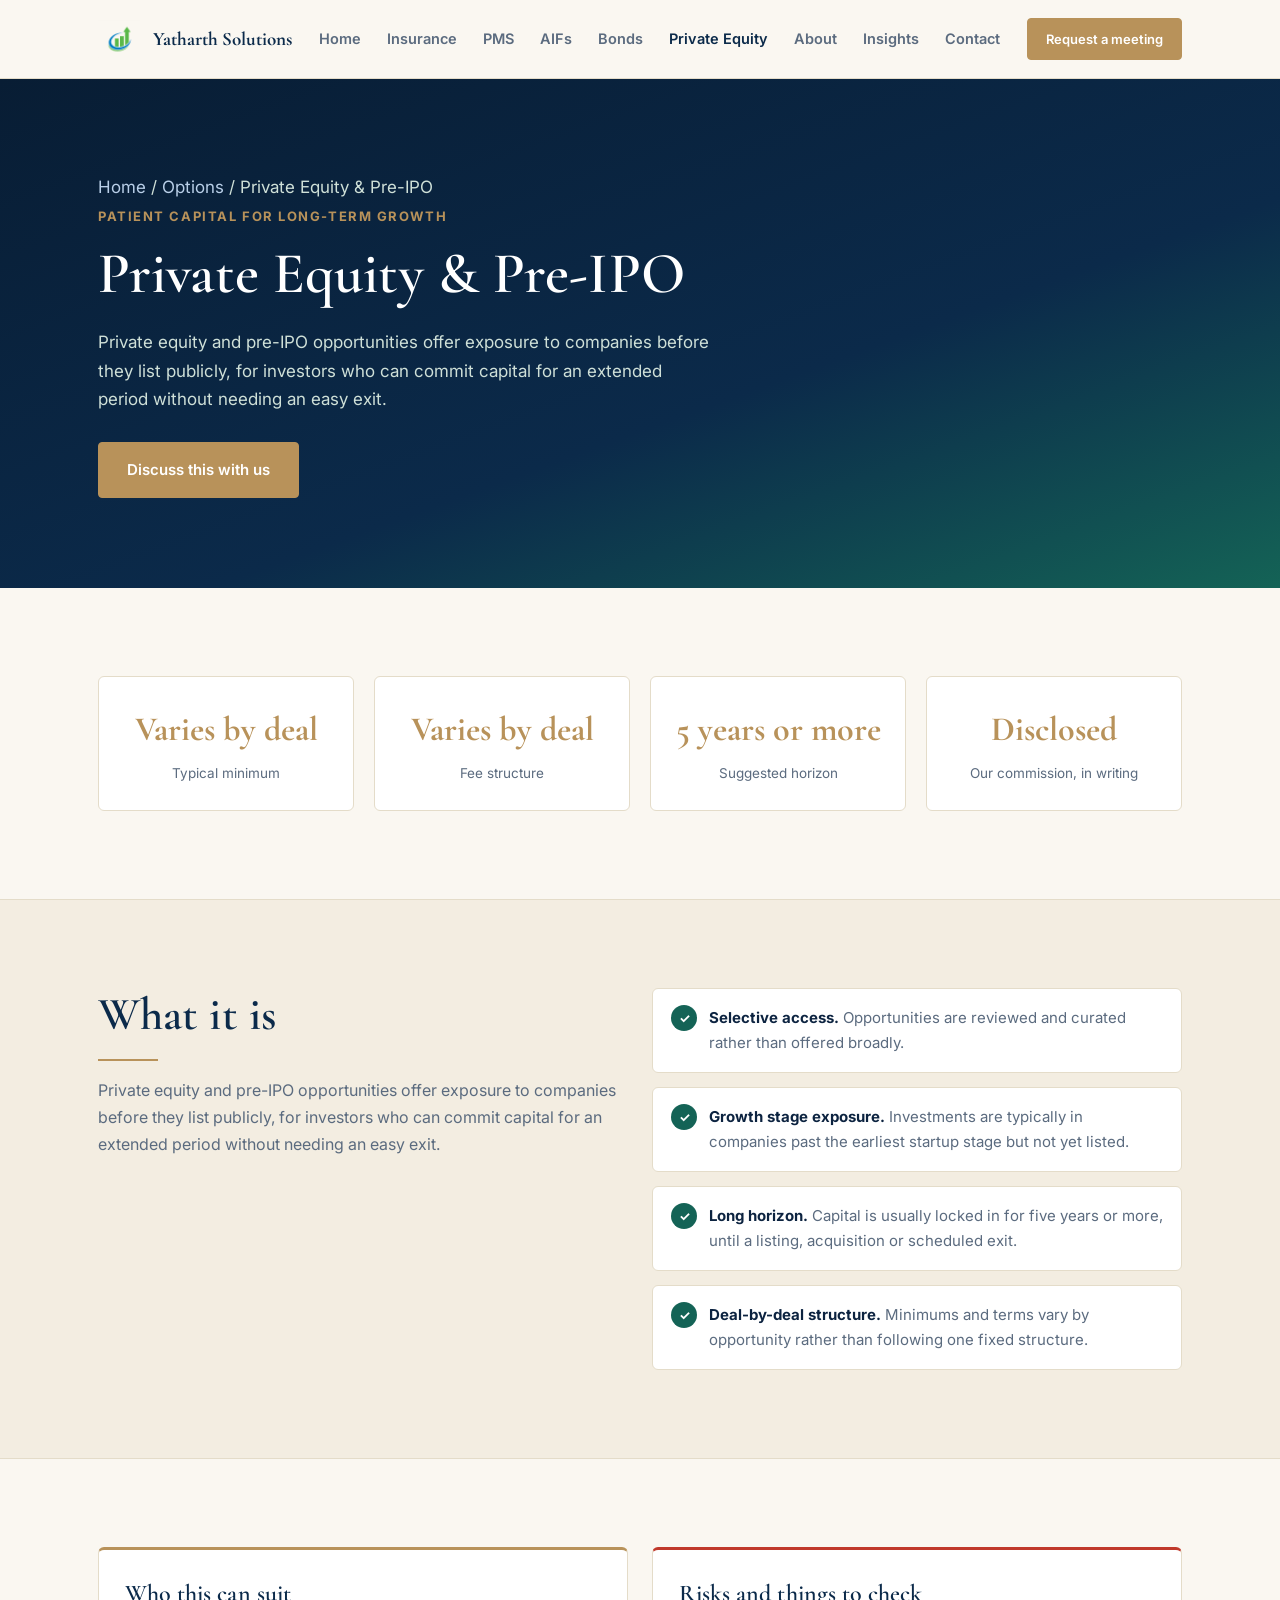
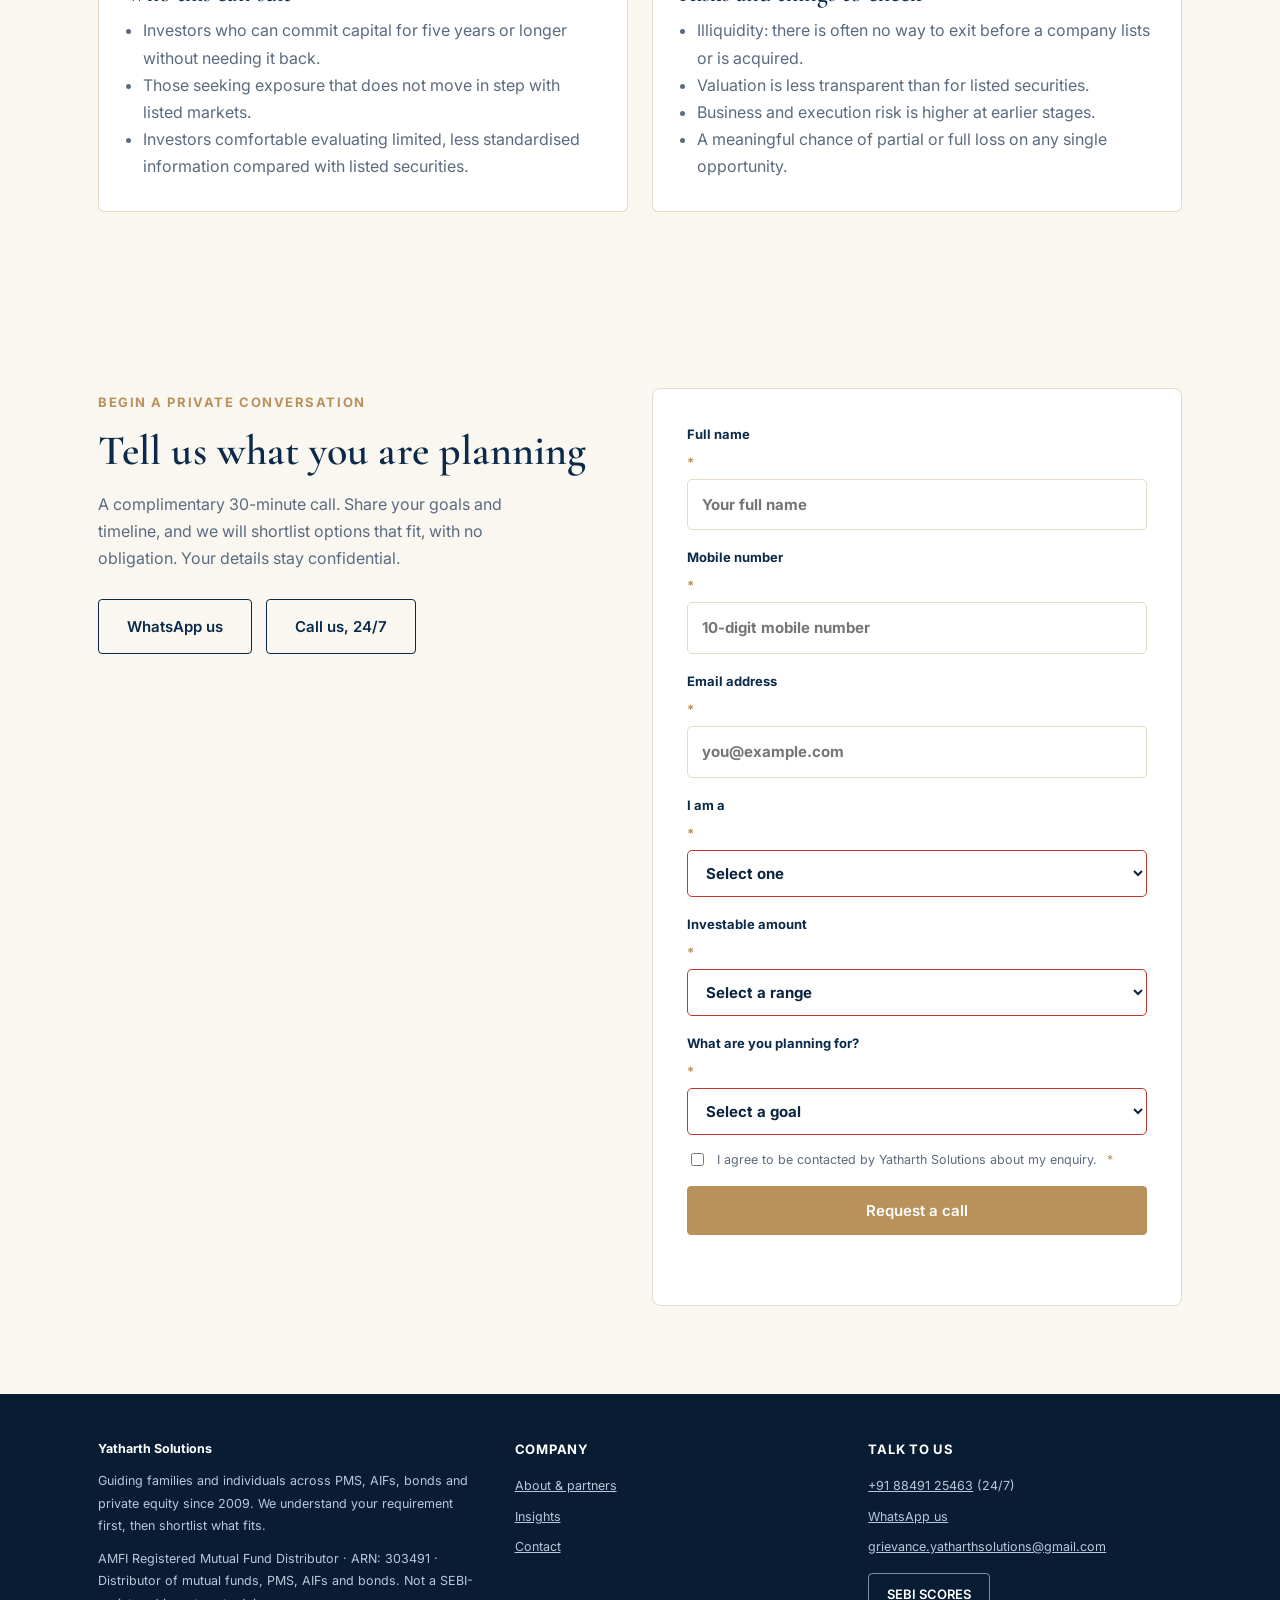
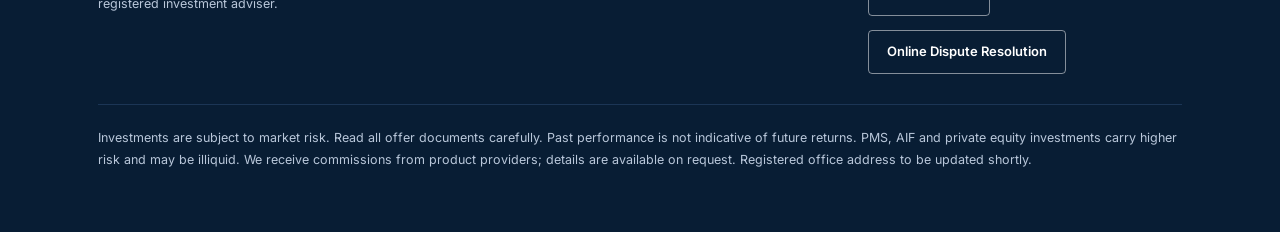
<file: private-equity.html>
<!DOCTYPE html>
<html lang="en">
<head>
<meta charset="utf-8">
<meta name="viewport" content="width=device-width, initial-scale=1, viewport-fit=cover">
<title>Private Equity & Pre-IPO — Yatharth Solutions</title>
<meta name="description" content="Yatharth Solutions on Private Equity & Pre-IPO: who it suits, typical minimums, fees and the risks to understand before you invest.">
<link rel="icon" href="data:,">
<link rel="stylesheet" href="styles.css">
</head>
<body>
<header class="top"><div class="wrap"><nav>
 <a class="logo" href="index.html"><img src="logo.png" alt="Yatharth Solutions logo">Yatharth Solutions</a>
 <ul class="navlinks"><li><a href="index.html">Home</a></li><li><a href="insurance.html">Insurance</a></li><li><a href="pms.html">PMS</a></li><li><a href="aifs.html">AIFs</a></li><li><a href="bonds.html">Bonds</a></li><li><a href="private-equity.html" aria-current="page">Private Equity</a></li><li><a href="about.html">About</a></li><li><a href="blog/index.html">Insights</a></li><li><a href="contact.html">Contact</a></li></ul>
 <div class="row" style="align-items:center">
  <button class="burger" aria-label="Menu" aria-expanded="false">&#9776;</button>
  <a class="btn solid sm" href="contact.html">Request a meeting</a>
 </div>
</nav></div></header>
<section class="pagehero"><div class="wrap">
 <p class="crumb"><a href="index.html">Home</a> / <a href="index.html#solutions">Options</a> / Private Equity & Pre-IPO</p>
 <span class="eyebrow">Patient capital for long-term growth</span><h1>Private Equity & Pre-IPO</h1><p>Private equity and pre-IPO opportunities offer exposure to companies before they list publicly, for investors who can commit capital for an extended period without needing an easy exit.</p>
 <div class="row" style="margin-top:28px"><a class="btn solid" href="contact.html?goal=Early-stage+or+unlisted+exposure">Discuss this with us</a></div>
</div></section><section><div class="wrap">
 <div class="stats">
  <div class="stat"><b>Varies by deal</b><span>Typical minimum</span></div>
  <div class="stat"><b>Varies by deal</b><span>Fee structure</span></div>
  <div class="stat"><b>5 years or more</b><span>Suggested horizon</span></div>
  <div class="stat"><b>Disclosed</b><span>Our commission, in writing</span></div>
 </div>
</div></section><section class="alt"><div class="wrap grid2" style="align-items:start">
 <div class="head" style="margin:0"><h2>What it is</h2><p>Private equity and pre-IPO opportunities offer exposure to companies before they list publicly, for investors who can commit capital for an extended period without needing an easy exit.</p></div>
 <ul class="checks"><li><span><b>Selective access.</b> Opportunities are reviewed and curated rather than offered broadly.</span></li><li><span><b>Growth stage exposure.</b> Investments are typically in companies past the earliest startup stage but not yet listed.</span></li><li><span><b>Long horizon.</b> Capital is usually locked in for five years or more, until a listing, acquisition or scheduled exit.</span></li><li><span><b>Deal-by-deal structure.</b> Minimums and terms vary by opportunity rather than following one fixed structure.</span></li></ul>
</div></section><section><div class="wrap grid2">
 <div class="card"><h3>Who this can suit</h3><ul style="margin:0;padding-left:18px;color:var(--mute)"><li>Investors who can commit capital for five years or longer without needing it back.</li><li>Those seeking exposure that does not move in step with listed markets.</li><li>Investors comfortable evaluating limited, less standardised information compared with listed securities.</li></ul></div>
 <div class="card" style="border-top-color:#C0392B"><h3>Risks and things to check</h3><ul style="margin:0;padding-left:18px;color:var(--mute)"><li>Illiquidity: there is often no way to exit before a company lists or is acquired.</li><li>Valuation is less transparent than for listed securities.</li><li>Business and execution risk is higher at earlier stages.</li><li>A meaningful chance of partial or full loss on any single opportunity.</li></ul></div>
</div></section>
<section id="contactform"><div class="wrap">
 <div class="grid2" style="align-items:start">
  <div><span class="eyebrow">Begin a private conversation</span><h2 style="font-size:clamp(28px,3.6vw,42px);color:var(--navy)">Tell us what you are planning</h2>
   <p style="color:var(--mute);max-width:44ch;margin-top:16px">A complimentary 30-minute call. Share your goals and timeline, and we will shortlist options that fit, with no obligation. Your details stay confidential.</p>
   <div class="row" style="margin-top:26px"><a class="btn" href="#" data-wa>WhatsApp us</a><a class="btn" href="#" data-call>Call us, 24/7</a></div>
  </div>
  <div class="formcard">
  <form id="f" novalidate>
   <label>Full name <span class="req">*</span><input name="n" required autocomplete="name" placeholder="Your full name"></label>
   <label>Mobile number <span class="req">*</span><input name="p" type="tel" required autocomplete="tel" placeholder="10-digit mobile number"></label>
   <label>Email address <span class="req">*</span><input name="e" type="email" required autocomplete="email" placeholder="you@example.com"></label>
   <label>I am a <span class="req">*</span><select name="iam" required><option value="">Select one</option><option>HNI</option><option>UHNI</option><option>Family office</option><option>Business owner or promoter</option><option>Salaried professional</option><option>Other</option></select></label>
   <label>Investable amount <span class="req">*</span><select name="amount" required><option value="">Select a range</option><option>₹10,000 to ₹1 lakh</option><option>₹1 lakh to ₹10 lakh</option><option>₹10 lakh to ₹50 lakh</option><option>₹50 lakh to ₹1 crore</option><option>₹1 crore to ₹5 crore</option><option>₹5 crore to ₹25 crore</option><option>₹25 crore to ₹100 crore</option><option>Above ₹100 crore</option></select></label>
   <label>What are you planning for? <span class="req">*</span><select name="goal" id="goalSel" required><option value="">Select a goal</option><option>Regular income</option><option>Growing wealth over time</option><option>Protecting capital</option><option>Early-stage or unlisted exposure</option><option>Tax efficiency</option><option>Preserving and passing on wealth</option><option>Not sure yet</option></select></label>
   <div class="hp" aria-hidden="true"><label>Company<input name="company" tabindex="-1" autocomplete="off"></label></div>
   <label class="consent"><input type="checkbox" name="consent" required> I agree to be contacted by Yatharth Solutions about my enquiry. <span class="req">*</span></label>
   <button class="btn solid" type="submit">Request a call</button>
   <p class="note" id="msg" role="status"></p>
  </form>
  </div>
 </div>
</div></section>
<footer><div class="wrap">
 <div class="fgrid">
  <div><p><strong>Yatharth Solutions</strong></p><p>Guiding families and individuals across PMS, AIFs, bonds and private equity since 2009. We understand your requirement first, then shortlist what fits.</p>
   <p>AMFI Registered Mutual Fund Distributor · ARN: 303491 · Distributor of mutual funds, PMS, AIFs and bonds. Not a SEBI-registered investment adviser.</p></div>
  <div><h4>Company</h4><ul><li><a href="about.html">About &amp; partners</a></li><li><a href="blog/index.html">Insights</a></li><li><a href="contact.html">Contact</a></li></ul></div>
  <div><h4>Talk to us</h4><ul>
   <li><a href="tel:+918849125463">+91 88491 25463</a> (24/7)</li>
   <li><a href="#" data-wa>WhatsApp us</a></li>
   <li><a href="mailto:grievance.yatharthsolutions@gmail.com">grievance.yatharthsolutions@gmail.com</a></li>
  </ul>
  <div class="row" style="margin-top:14px"><a class="btn sm ghost" href="https://scores.sebi.gov.in/" target="_blank" rel="noopener noreferrer">SEBI SCORES</a><a class="btn sm ghost" href="https://smartodr.in/login" target="_blank" rel="noopener noreferrer">Online Dispute Resolution</a></div>
  </div>
 </div>
 <div class="fdisc"><p>Investments are subject to market risk. Read all offer documents carefully. Past performance is not indicative of future returns. PMS, AIF and private equity investments carry higher risk and may be illiquid. We receive commissions from product providers; details are available on request. Registered office address to be updated shortly.</p></div>
</div></footer>
<script src="app.js"></script>
</body>
</html>
</file>
<file: styles.css>
@import url('https://fonts.googleapis.com/css2?family=Cormorant+Garamond:wght@500;600;700&family=Inter:wght@400;500;600;700&display=swap');
:root{
 --bg:#FAF7F1;--bg2:#F3EDE1;--ink:#0C2340;--mute:#5B6B7F;--line:#E4DCC9;
 --navy:#0B2A4A;--navy-d:#081D34;--blue:#0F5C8C;--green:#146356;--green-l:#1E8A76;--gold:#B8925A;--gold-l:#D8B784;
 --card:#FFFFFF;--head:'Cormorant Garamond',Georgia,serif;--body:'Inter',system-ui,-apple-system,'Segoe UI',sans-serif;
}
:root{box-sizing:border-box;padding-top:env(safe-area-inset-top,0px);padding-bottom:env(safe-area-inset-bottom,0px)}
html{scroll-padding-top:96px;scroll-behavior:smooth}
*,*::before,*::after{box-sizing:inherit}
body{margin:0;background:var(--bg);color:var(--ink);font:400 16px/1.7 var(--body)}
a{color:inherit}
img{max-width:100%}
.wrap{max-width:1140px;margin:0 auto;padding:0 28px}
h1,h2,h3{font-family:var(--head);font-weight:600;line-height:1.15;margin:0;letter-spacing:.002em}
a:focus-visible,button:focus-visible,input:focus-visible,select:focus-visible,summary:focus-visible{outline:3px solid var(--gold);outline-offset:3px}
.eyebrow{display:inline-block;font-size:13px;font-weight:700;letter-spacing:.12em;text-transform:uppercase;color:var(--gold);margin-bottom:14px}
.head{max-width:680px;margin-bottom:48px}
.head h2{font-size:clamp(30px,3.8vw,46px);color:var(--navy)}
.head h2::after{content:"";display:block;width:60px;height:2px;background:var(--gold);margin-top:18px}
.head p{margin:16px 0 0;color:var(--mute)}
section{padding:88px 0}
.alt{background:var(--bg2);border-top:1px solid var(--line);border-bottom:1px solid var(--line)}
.btn{display:inline-block;padding:14px 28px;border-radius:4px;font-weight:600;font-size:15px;text-decoration:none;border:1.5px solid var(--navy);color:var(--navy);background:transparent;cursor:pointer;font-family:var(--body)}
.btn:hover{background:var(--navy);color:#fff}
.btn.solid{background:var(--gold);border-color:var(--gold);color:#fff}
.btn.solid:hover{background:#9F7943;border-color:#9F7943}
.btn.sm{padding:9px 18px;font-size:13px}
.btn.ghost{border-color:rgba(255,255,255,.5);color:#fff}
.btn.ghost:hover{background:rgba(255,255,255,.15);color:#fff}
.row{display:flex;gap:14px;flex-wrap:wrap}

/* top nav */
.top{position:sticky;top:env(safe-area-inset-top,0px);z-index:20;background:rgba(250,247,241,.94);backdrop-filter:blur(6px);border-bottom:1px solid var(--line)}
nav{display:flex;justify-content:space-between;align-items:center;height:78px;gap:20px}
.logo{display:flex;align-items:center;gap:12px;text-decoration:none;font-family:var(--head);font-weight:700;font-size:19px;color:var(--navy)}
.logo img{height:38px;width:auto;display:block}
.navlinks{display:flex;gap:26px;list-style:none;margin:0;padding:0;font-size:14.5px;font-weight:600}
.navlinks a{text-decoration:none;color:var(--mute)}
.navlinks a:hover,.navlinks a[aria-current="page"]{color:var(--navy)}
.burger{display:none;background:none;border:1px solid var(--line);border-radius:8px;width:44px;height:44px;font-size:20px;color:var(--navy)}
@media (max-width:940px){.navlinks{display:none}.burger{display:block}
 .navlinks.open{display:flex;flex-direction:column;position:absolute;top:78px;left:0;right:0;background:var(--bg);padding:18px 28px 26px;border-bottom:1px solid var(--line);gap:16px}}

/* hero band (interior pages) */
.pagehero{background:linear-gradient(160deg,var(--navy-d),var(--navy) 60%,var(--green));color:#fff;padding:74px 0 90px}
.pagehero h1{color:#fff;font-size:clamp(36px,4.6vw,58px)}
.pagehero p{color:#CFE0D8;max-width:56ch;margin:20px 0 0;font-size:17px}
.crumb{font-size:13px;color:#B9CFE8;margin-bottom:18px}
.crumb a{color:#B9CFE8;text-decoration:none}.crumb a:hover{color:#fff}

/* cards / grids */
.grid2{display:grid;grid-template-columns:1fr 1fr;gap:24px}
.grid3{display:grid;grid-template-columns:repeat(3,1fr);gap:22px}
.grid4{display:grid;grid-template-columns:repeat(4,1fr);gap:20px}
.card{background:var(--card);border:1px solid var(--line);border-radius:6px;padding:30px 26px;border-top:3px solid var(--gold)}
.card h3{font-size:24px;margin-bottom:10px;color:var(--navy)}
.card p{margin:0 0 18px;color:var(--mute);font-size:15px}
.card dl{margin:0;font-size:13px;display:grid;grid-template-columns:auto 1fr;gap:7px 12px;border-top:1px solid var(--line);padding-top:16px}
.card dt{color:var(--mute)}.card dd{margin:0;font-weight:700;text-align:right}
.ico{width:50px;height:50px;border-radius:50%;background:var(--bg2);color:var(--green);display:grid;place-items:center;margin-bottom:18px;border:1px solid var(--line)}
.ico svg{width:24px;height:24px}
.checks{list-style:none;margin:0;padding:0;display:grid;gap:14px}
.checks li{display:grid;grid-template-columns:26px 1fr;gap:12px;padding:16px 18px;background:var(--card);border:1px solid var(--line);border-radius:6px;font-size:15px;color:var(--mute)}
.checks li::before{content:"✓";width:26px;height:26px;border-radius:50%;background:var(--green);color:#fff;display:grid;place-items:center;font-size:13px;font-weight:700}
.checks b{color:var(--ink)}

/* flow steps (home) */
.flowwrap{position:relative}
.rail{position:absolute;left:50%;top:28px;bottom:28px;width:3px;margin-left:-1.5px;background:var(--line);border-radius:2px}
.flow{list-style:none;margin:0;padding:0;display:grid;gap:60px;position:relative}
.fs{position:relative;display:grid;grid-template-columns:1fr 66px 1fr;align-items:center}
.fs .ft, .fs .node, .fs .fd{grid-row:1}
.node{grid-column:2;justify-self:center;width:54px;height:54px;border-radius:50%;background:var(--navy);color:#fff;font:700 24px var(--head);display:grid;place-items:center;box-shadow:0 0 0 8px var(--bg)}
.fs:nth-child(even) .node{background:var(--green)}
.fs:nth-child(odd) .ft{grid-column:1;padding-right:44px;text-align:right}.fs:nth-child(odd) .fd{grid-column:3;padding-left:44px}
.fs:nth-child(even) .fd{grid-column:1;padding-right:44px}.fs:nth-child(even) .ft{grid-column:3;padding-left:44px}
.ft h3{font-size:30px;color:var(--navy)}.ft>p{margin:6px 0 0;color:var(--mute);font-size:15px}
.fd{background:var(--card);border:1px solid var(--line);border-radius:6px;padding:22px 24px}
.fd ul{list-style:none;margin:0;padding:0;display:grid;gap:9px;font-size:14.5px;color:var(--mute)}
.fd li::before{content:"—";color:var(--gold);font-weight:700;margin-right:8px}
@media (max-width:760px){
 .rail{left:27px}
 .fs{grid-template-columns:54px 1fr;gap:0 16px}
 .fs .ft, .fs .node, .fs .fd{grid-row:auto}
 .node{grid-column:1;grid-row:1/span 2;align-self:start}
 .fs .ft,.fs .fd{grid-column:2;padding:0;text-align:left}
 .fs .fd{margin-top:14px}
}
.reveal{opacity:0;transform:translateY(24px);transition:opacity .7s ease,transform .7s cubic-bezier(.2,.7,.2,1)}
.reveal.in{opacity:1;transform:none}
@media (prefers-reduced-motion:reduce){.reveal{opacity:1;transform:none}}

/* people / partners */
.people{display:grid;grid-template-columns:repeat(2,1fr);gap:28px}
.person{background:var(--card);border:1px solid var(--line);border-radius:8px;overflow:hidden}
.pphoto{aspect-ratio:4/3;background:linear-gradient(135deg,var(--bg2),#E9E1CF);display:grid;place-items:center;color:var(--mute);font-size:13px;border-bottom:3px solid var(--gold)}
.pbody{padding:26px}
.pbody h3{font-size:26px;color:var(--navy)}
.prole{color:var(--green);font-weight:700;font-size:13px;letter-spacing:.04em;text-transform:uppercase;margin:6px 0 14px}
.pbody p{margin:0 0 12px;color:var(--mute);font-size:15px}
.ptags{display:flex;gap:8px;flex-wrap:wrap;margin-top:14px}
.ptags span{background:var(--bg2);color:var(--navy);padding:6px 12px;border-radius:999px;font-size:12.5px;font-weight:600;border:1px solid var(--line)}

/* stats */
.stats{display:grid;grid-template-columns:repeat(4,1fr);gap:20px}
.stat{background:var(--card);border:1px solid var(--line);border-radius:6px;padding:24px;text-align:center}
.stat b{display:block;font-family:var(--head);font-size:34px;color:var(--gold)}
.stat span{font-size:13.5px;color:var(--mute)}

/* blog */
.postlist{display:grid;grid-template-columns:repeat(3,1fr);gap:22px}
.post{display:block;text-decoration:none;background:var(--card);border:1px solid var(--line);border-radius:6px;overflow:hidden}
.post .th{height:120px;display:grid;place-items:center;background:linear-gradient(135deg,#DCEEFA,#E6F4E2);color:var(--blue)}
.post .th svg{width:46px;height:46px}
.post h3{font-size:20px;margin:18px 20px 8px;color:var(--navy)}
.post p{margin:0 20px 20px;font-size:14px;color:var(--mute)}
.post .meta{margin:0 20px 20px;font-size:12.5px;color:var(--gold);font-weight:700;letter-spacing:.04em;text-transform:uppercase}
article.bp{max-width:720px;margin:0 auto}
article.bp h1{font-size:clamp(30px,4vw,44px)}
article.bp .lead{color:var(--mute);font-size:18px;margin:18px 0 0}
article.bp h2{font-size:26px;color:var(--navy);margin:42px 0 14px}
article.bp p{color:#33455A;font-size:16.5px;margin:0 0 18px}
article.bp ul{color:#33455A;font-size:16.5px}
.callout{background:var(--bg2);border-left:3px solid var(--gold);border-radius:4px;padding:18px 22px;font-size:15px;color:var(--mute);margin:26px 0}

/* form */
.formcard{background:var(--card);border:1px solid var(--line);border-radius:8px;padding:34px}
form{display:grid;gap:16px}
label{font-size:13px;font-weight:700;display:grid;gap:6px;color:var(--navy)}
label .req{color:var(--gold)}
input,select{padding:12px 14px;border:1px solid var(--line);border-radius:5px;font:inherit;font-size:15px;background:#fff;color:var(--ink)}
input:invalid:not(:placeholder-shown),select:invalid{border-color:#C0392B}
.consent{display:flex;gap:10px;font-weight:400;font-size:12.5px;color:var(--mute);align-items:flex-start;line-height:1.5}
.consent input{margin-top:2px}
.hp{position:absolute;left:-9999px;width:1px;height:1px;overflow:hidden}
.note{margin:0;font-size:14px;min-height:20px}

footer{background:var(--navy-d);color:#B9C7DA;font-size:12.5px;line-height:1.8;padding:44px 0 50px}
footer a{color:inherit}
footer a.btn{color:#D8B784}
footer .fgrid{display:grid;grid-template-columns:1.2fr 1fr 1fr;gap:40px;margin-bottom:30px}
footer h4{color:#fff;font-family:var(--body);font-size:13px;letter-spacing:.06em;text-transform:uppercase;margin:0 0 14px}
footer ul{list-style:none;margin:0;padding:0;display:grid;gap:8px}
footer p{margin:0 0 10px}
footer strong{color:#fff}
.fdisc{border-top:1px solid #1B3555;padding-top:22px}

@media (max-width:940px){.grid2,.grid3,.grid4,.stats,.people,.postlist{grid-template-columns:1fr 1fr}
 footer .fgrid{grid-template-columns:1fr}}
@media (max-width:640px){.grid2,.grid3,.grid4,.stats,.people,.postlist{grid-template-columns:1fr}section{padding:64px 0}}
</file>
